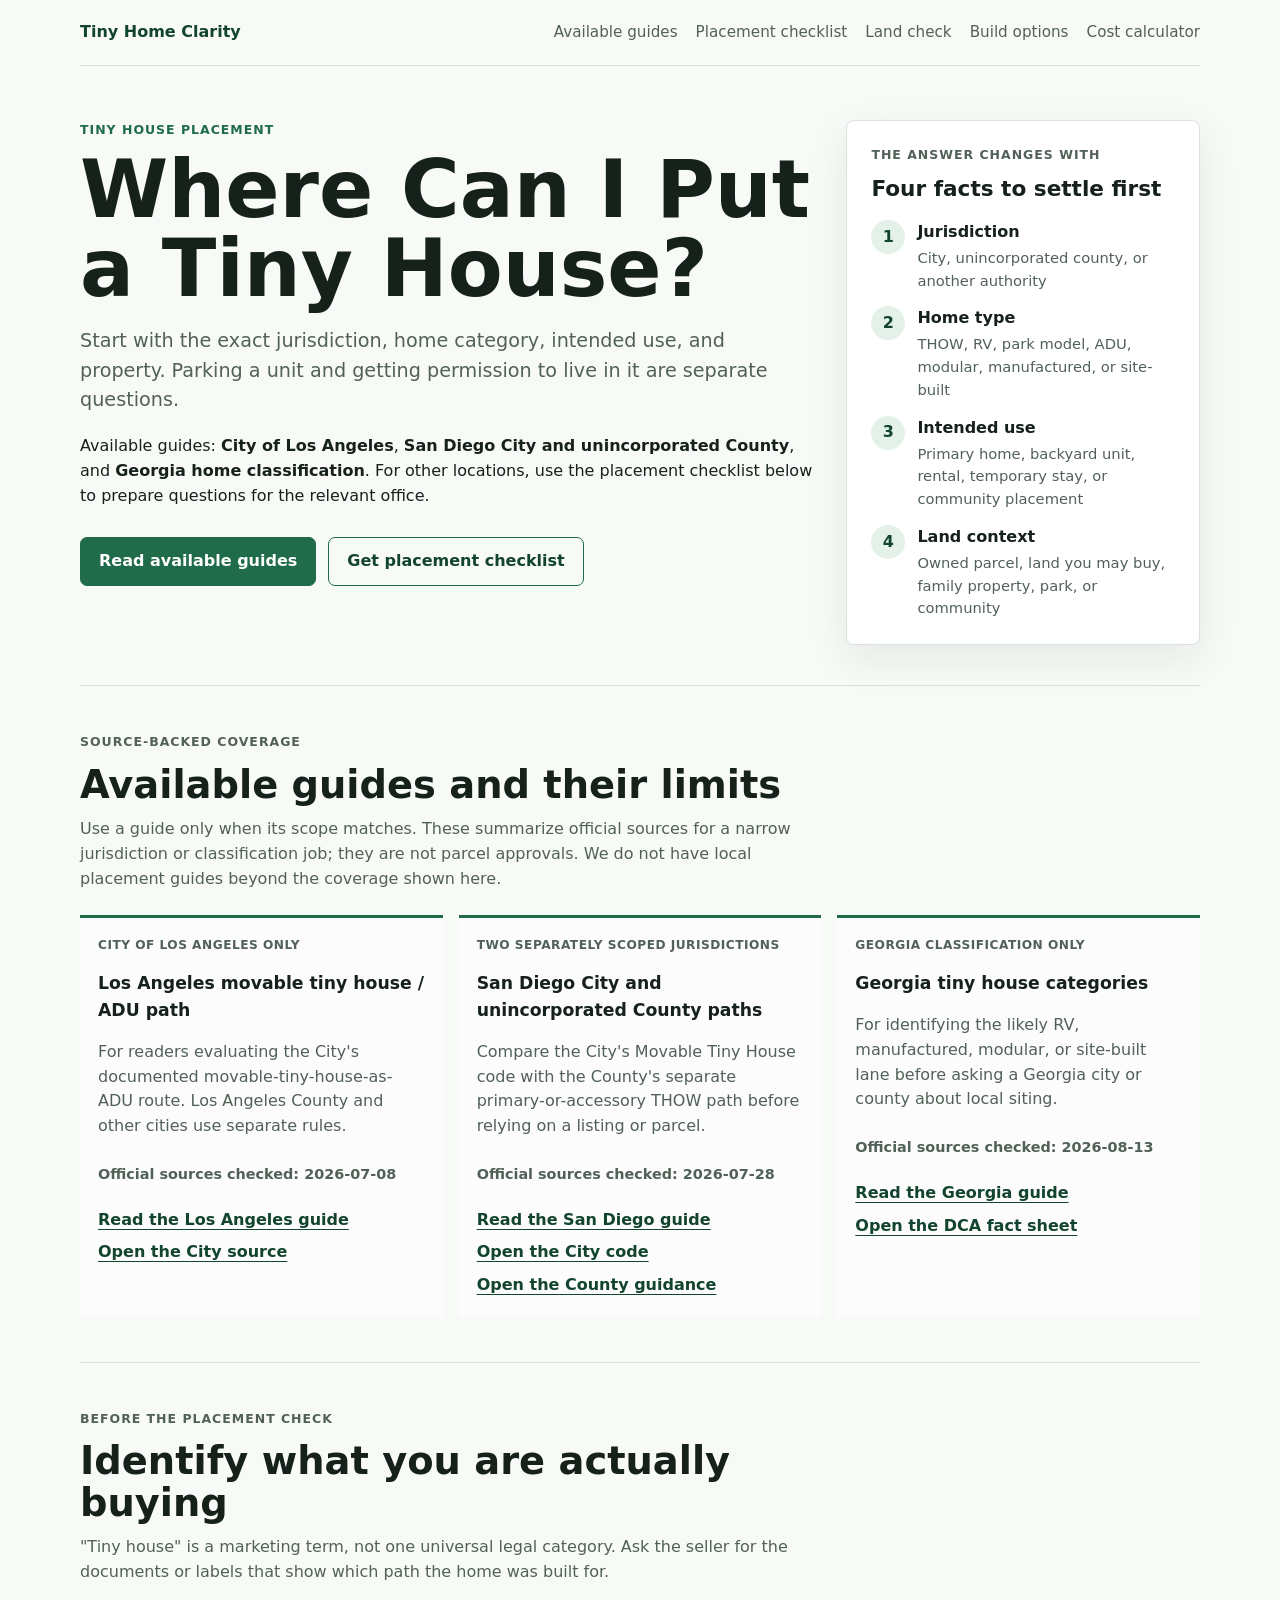
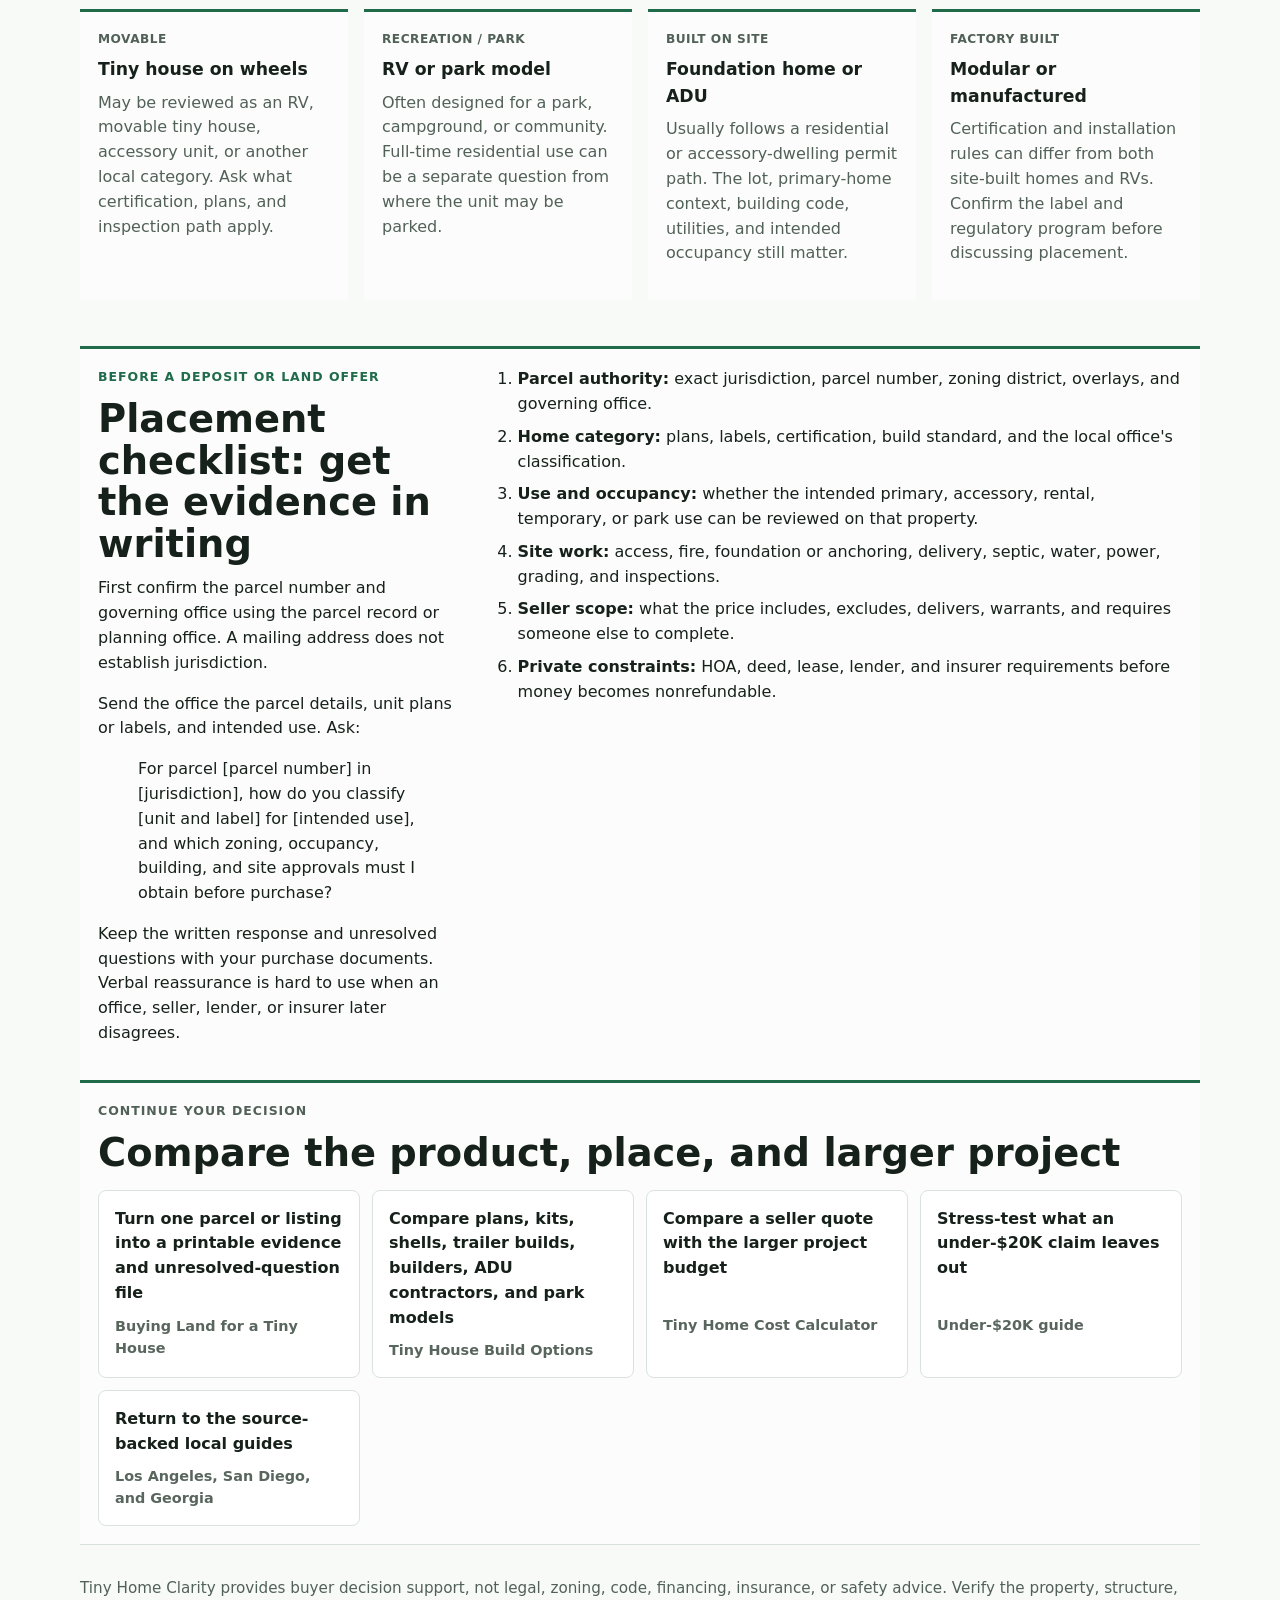
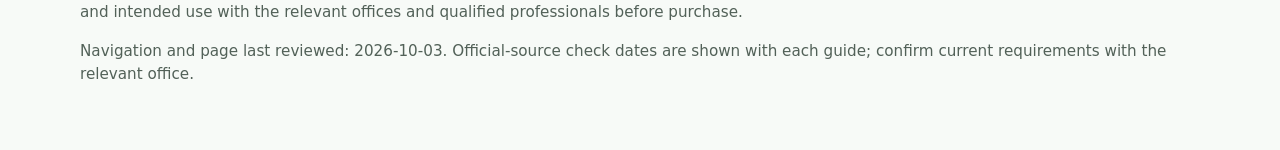
<file: site/index.html>
<!doctype html>
<html lang="en">
  <head>
    <meta charset="utf-8">
    <meta name="viewport" content="width=device-width, initial-scale=1">
    <title>Where Can I Put a Tiny House? | Tiny Home Clarity</title>
    <meta name="description" content="Read scoped Los Angeles, San Diego, and Georgia tiny house guides, then use a placement checklist to verify the parcel, home category, and intended use before buying.">
    <link rel="canonical" href="https://tinyhomeclarity.com/">
    <link rel="stylesheet" href="./styles.css">
  </head>
  <body>
    <header class="site-header">
      <a class="brand" href="./" aria-label="Tiny Home Clarity home">Tiny Home Clarity</a>
      <nav class="site-nav" aria-label="Placement and buying checks">
        <a href="#records">Available guides</a>
        <a href="#tool">Placement checklist</a>
        <a href="./buying-land-for-a-tiny-house/">Land check</a>
        <a href="./tiny-house-build-options/">Build options</a>
        <a href="./tiny-home-cost-calculator/">Cost calculator</a>
      </nav>
    </header>

    <main>
      <section class="hero">
        <div class="hero-copy">
          <p class="eyebrow">Tiny house placement</p>
          <h1>Where Can I Put a Tiny House?</h1>
          <p class="lede">Start with the exact jurisdiction, home category, intended use, and property. Parking a unit and getting permission to live in it are separate questions.</p>
          <p>Available guides: <strong>City of Los Angeles</strong>, <strong>San Diego City and unincorporated County</strong>, and <strong>Georgia home classification</strong>. For other locations, use the placement checklist below to prepare questions for the relevant office.</p>
          <div class="hero-actions" aria-label="Primary actions">
            <a class="button primary" href="#records">Read available guides</a>
            <a class="button secondary" href="#tool">Get placement checklist</a>
          </div>
        </div>
        <aside class="hero-panel" aria-labelledby="four-checks-title">
          <p class="eyebrow">The answer changes with</p>
          <h2 id="four-checks-title">Four facts to settle first</h2>
          <ol class="factor-list">
            <li><span>1</span><div><strong>Jurisdiction</strong><small>City, unincorporated county, or another authority</small></div></li>
            <li><span>2</span><div><strong>Home type</strong><small>THOW, RV, park model, ADU, modular, manufactured, or site-built</small></div></li>
            <li><span>3</span><div><strong>Intended use</strong><small>Primary home, backyard unit, rental, temporary stay, or community placement</small></div></li>
            <li><span>4</span><div><strong>Land context</strong><small>Owned parcel, land you may buy, family property, park, or community</small></div></li>
          </ol>
        </aside>
      </section>

      <section id="records" class="content-section" aria-labelledby="local-guides-title">
        <div class="section-heading">
          <p class="eyebrow">Source-backed coverage</p>
          <h2 id="local-guides-title">Available guides and their limits</h2>
          <p>Use a guide only when its scope matches. These summarize official sources for a narrow jurisdiction or classification job; they are not parcel approvals. We do not have local placement guides beyond the coverage shown here.</p>
        </div>
        <div class="support-grid coverage-grid">
          <article>
            <p class="scope-label">City of Los Angeles only</p>
            <h3>Los Angeles movable tiny house / ADU path</h3>
            <p>For readers evaluating the City's documented movable-tiny-house-as-ADU route. Los Angeles County and other cities use separate rules.</p>
            <p class="source-date">Official sources checked: 2026-07-08</p>
            <div class="source-actions">
              <a href="./los-angeles-tiny-house-adu/">Read the Los Angeles guide</a>
              <a href="https://dbs.lacity.gov/adu">Open the City source</a>
            </div>
          </article>
          <article>
            <p class="scope-label">Two separately scoped jurisdictions</p>
            <h3>San Diego City and unincorporated County paths</h3>
            <p>Compare the City's Movable Tiny House code with the County's separate primary-or-accessory THOW path before relying on a listing or parcel.</p>
            <p class="source-date">Official sources checked: 2026-07-28</p>
            <div class="source-actions">
              <a href="./san-diego-tiny-house-adu/">Read the San Diego guide</a>
              <a href="https://docs.sandiego.gov/municode/MuniCodeChapter14/Ch14Art01Division03.pdf">Open the City code</a>
              <a href="https://www.sandiegocounty.gov/content/sdc/pds/bldg/THOW.html">Open the County guidance</a>
            </div>
          </article>
          <article>
            <p class="scope-label">Georgia classification only</p>
            <h3>Georgia tiny house categories</h3>
            <p>For identifying the likely RV, manufactured, modular, or site-built lane before asking a Georgia city or county about local siting.</p>
            <p class="source-date">Official sources checked: 2026-08-13</p>
            <div class="source-actions">
              <a href="./georgia-tiny-house-classification/">Read the Georgia guide</a>
              <a href="https://dca.georgia.gov/document/public-notices/georgiatinyhousefactsheet32824pdf/download">Open the DCA fact sheet</a>
            </div>
          </article>
        </div>
      </section>

      <section id="types" class="content-section" aria-labelledby="types-title">
        <div class="section-heading">
          <p class="eyebrow">Before the placement check</p>
          <h2 id="types-title">Identify what you are actually buying</h2>
          <p>"Tiny house" is a marketing term, not one universal legal category. Ask the seller for the documents or labels that show which path the home was built for.</p>
        </div>
        <div class="category-grid">
          <article>
            <p class="category-label">Movable</p>
            <h3>Tiny house on wheels</h3>
            <p>May be reviewed as an RV, movable tiny house, accessory unit, or another local category. Ask what certification, plans, and inspection path apply.</p>
          </article>
          <article>
            <p class="category-label">Recreation / park</p>
            <h3>RV or park model</h3>
            <p>Often designed for a park, campground, or community. Full-time residential use can be a separate question from where the unit may be parked.</p>
          </article>
          <article>
            <p class="category-label">Built on site</p>
            <h3>Foundation home or ADU</h3>
            <p>Usually follows a residential or accessory-dwelling permit path. The lot, primary-home context, building code, utilities, and intended occupancy still matter.</p>
          </article>
          <article>
            <p class="category-label">Factory built</p>
            <h3>Modular or manufactured</h3>
            <p>Certification and installation rules can differ from both site-built homes and RVs. Confirm the label and regulatory program before discussing placement.</p>
          </article>
        </div>
      </section>

      <section id="tool" class="content-section checklist-section" aria-labelledby="proof-title">
        <div id="proof">
          <p class="eyebrow">Before a deposit or land offer</p>
          <h2 id="proof-title">Placement checklist: get the evidence in writing</h2>
          <p>First confirm the parcel number and governing office using the parcel record or planning office. A mailing address does not establish jurisdiction.</p>
          <p>Send the office the parcel details, unit plans or labels, and intended use. Ask:</p>
          <blockquote>For parcel [parcel number] in [jurisdiction], how do you classify [unit and label] for [intended use], and which zoning, occupancy, building, and site approvals must I obtain before purchase?</blockquote>
          <p>Keep the written response and unresolved questions with your purchase documents. Verbal reassurance is hard to use when an office, seller, lender, or insurer later disagrees.</p>
        </div>
        <ol class="number-list">
          <li><strong>Parcel authority:</strong> exact jurisdiction, parcel number, zoning district, overlays, and governing office.</li>
          <li><strong>Home category:</strong> plans, labels, certification, build standard, and the local office's classification.</li>
          <li><strong>Use and occupancy:</strong> whether the intended primary, accessory, rental, temporary, or park use can be reviewed on that property.</li>
          <li><strong>Site work:</strong> access, fire, foundation or anchoring, delivery, septic, water, power, grading, and inspections.</li>
          <li><strong>Seller scope:</strong> what the price includes, excludes, delivers, warrants, and requires someone else to complete.</li>
          <li><strong>Private constraints:</strong> HOA, deed, lease, lender, and insurer requirements before money becomes nonrefundable.</li>
        </ol>
      </section>

      <section class="content-section next-links" aria-labelledby="next-title">
        <p class="eyebrow">Continue your decision</p>
        <h2 id="next-title">Compare the product, place, and larger project</h2>
        <div class="planned-grid decision-links">
          <a href="./buying-land-for-a-tiny-house/">Turn one parcel or listing into a printable evidence and unresolved-question file <span>Buying Land for a Tiny House</span></a>
          <a href="./tiny-house-build-options/">Compare plans, kits, shells, trailer builds, builders, ADU contractors, and park models <span>Tiny House Build Options</span></a>
          <a href="./tiny-home-cost-calculator/">Compare a seller quote with the larger project budget <span>Tiny Home Cost Calculator</span></a>
          <a href="./tiny-house-under-20k/">Stress-test what an under-$20K claim leaves out <span>Under-$20K guide</span></a>
          <a href="#records">Return to the source-backed local guides <span>Los Angeles, San Diego, and Georgia</span></a>
        </div>
      </section>
    </main>

    <footer class="site-footer">
      <p>Tiny Home Clarity provides buyer decision support, not legal, zoning, code, financing, insurance, or safety advice. Verify the property, structure, and intended use with the relevant offices and qualified professionals before purchase.</p>
      <p>Navigation and page last reviewed: 2026-10-03. Official-source check dates are shown with each guide; confirm current requirements with the relevant office.</p>
    </footer>
  </body>
</html>
</file>
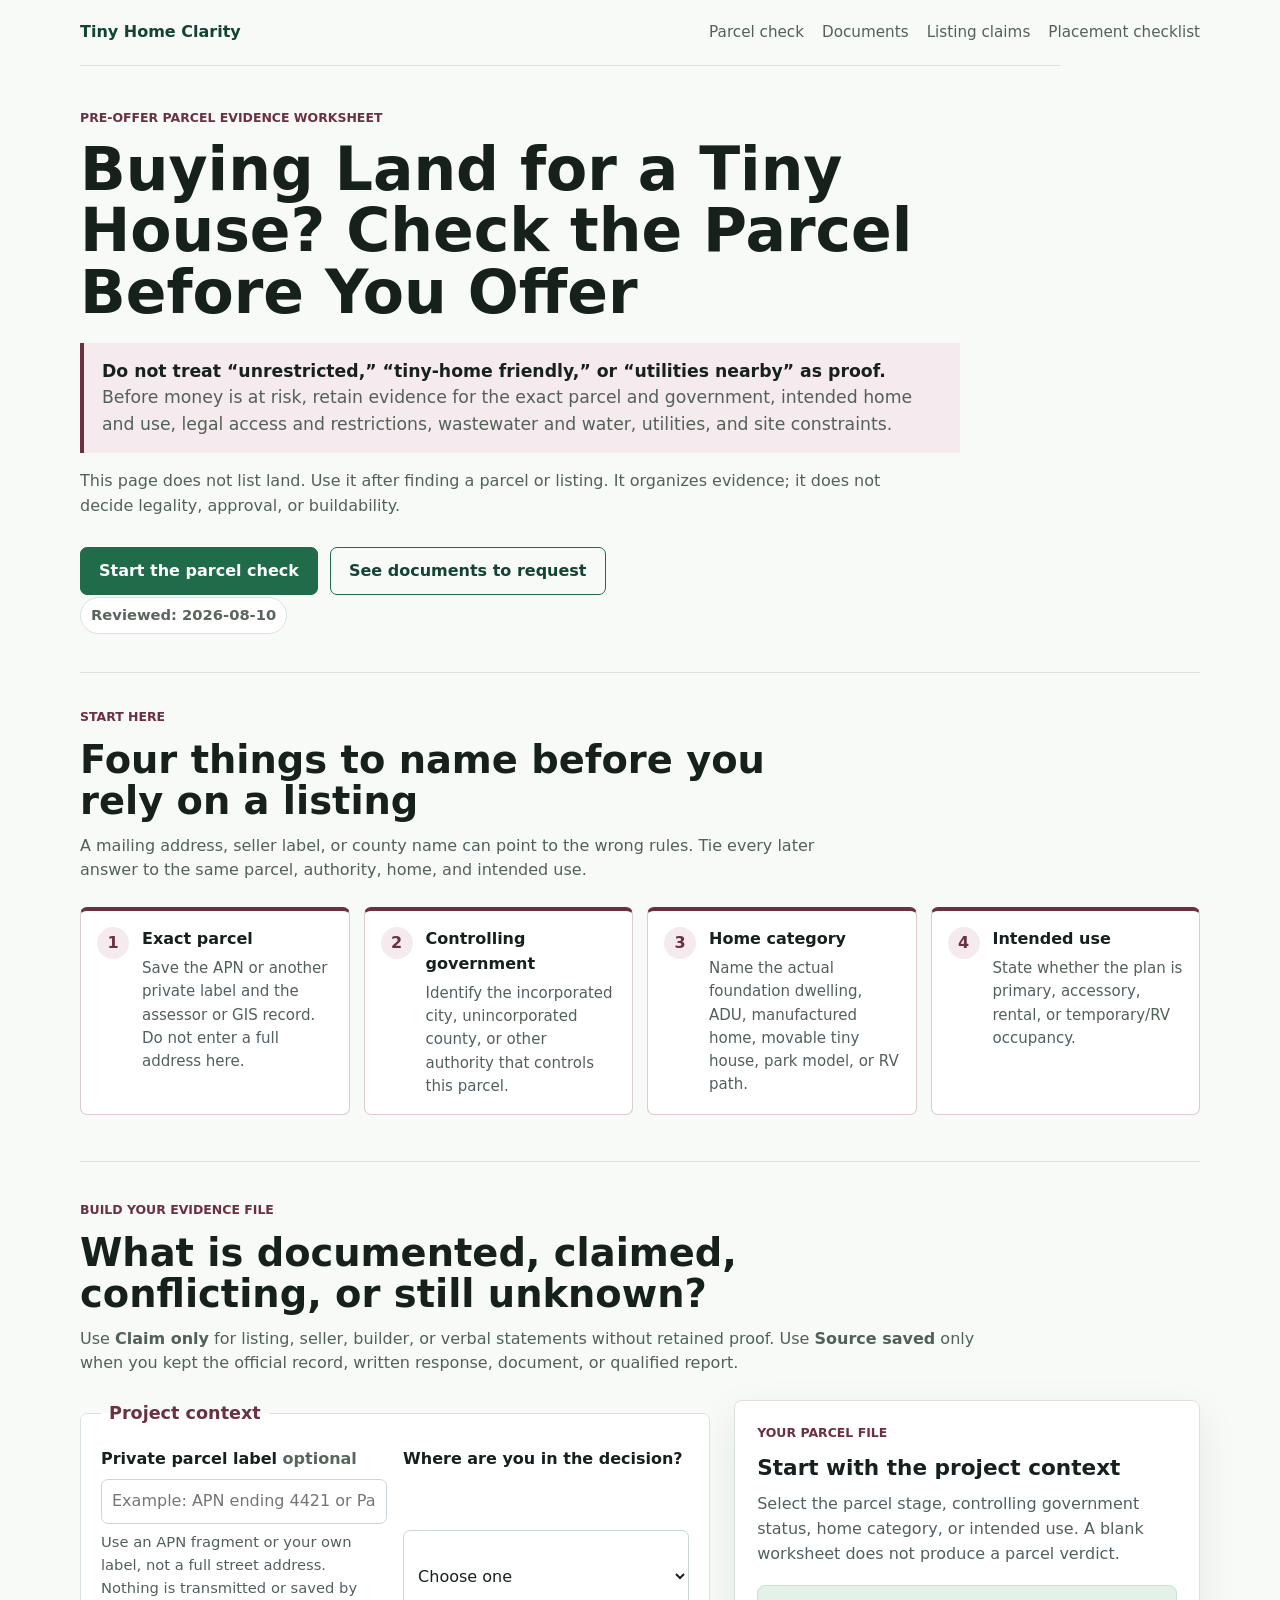
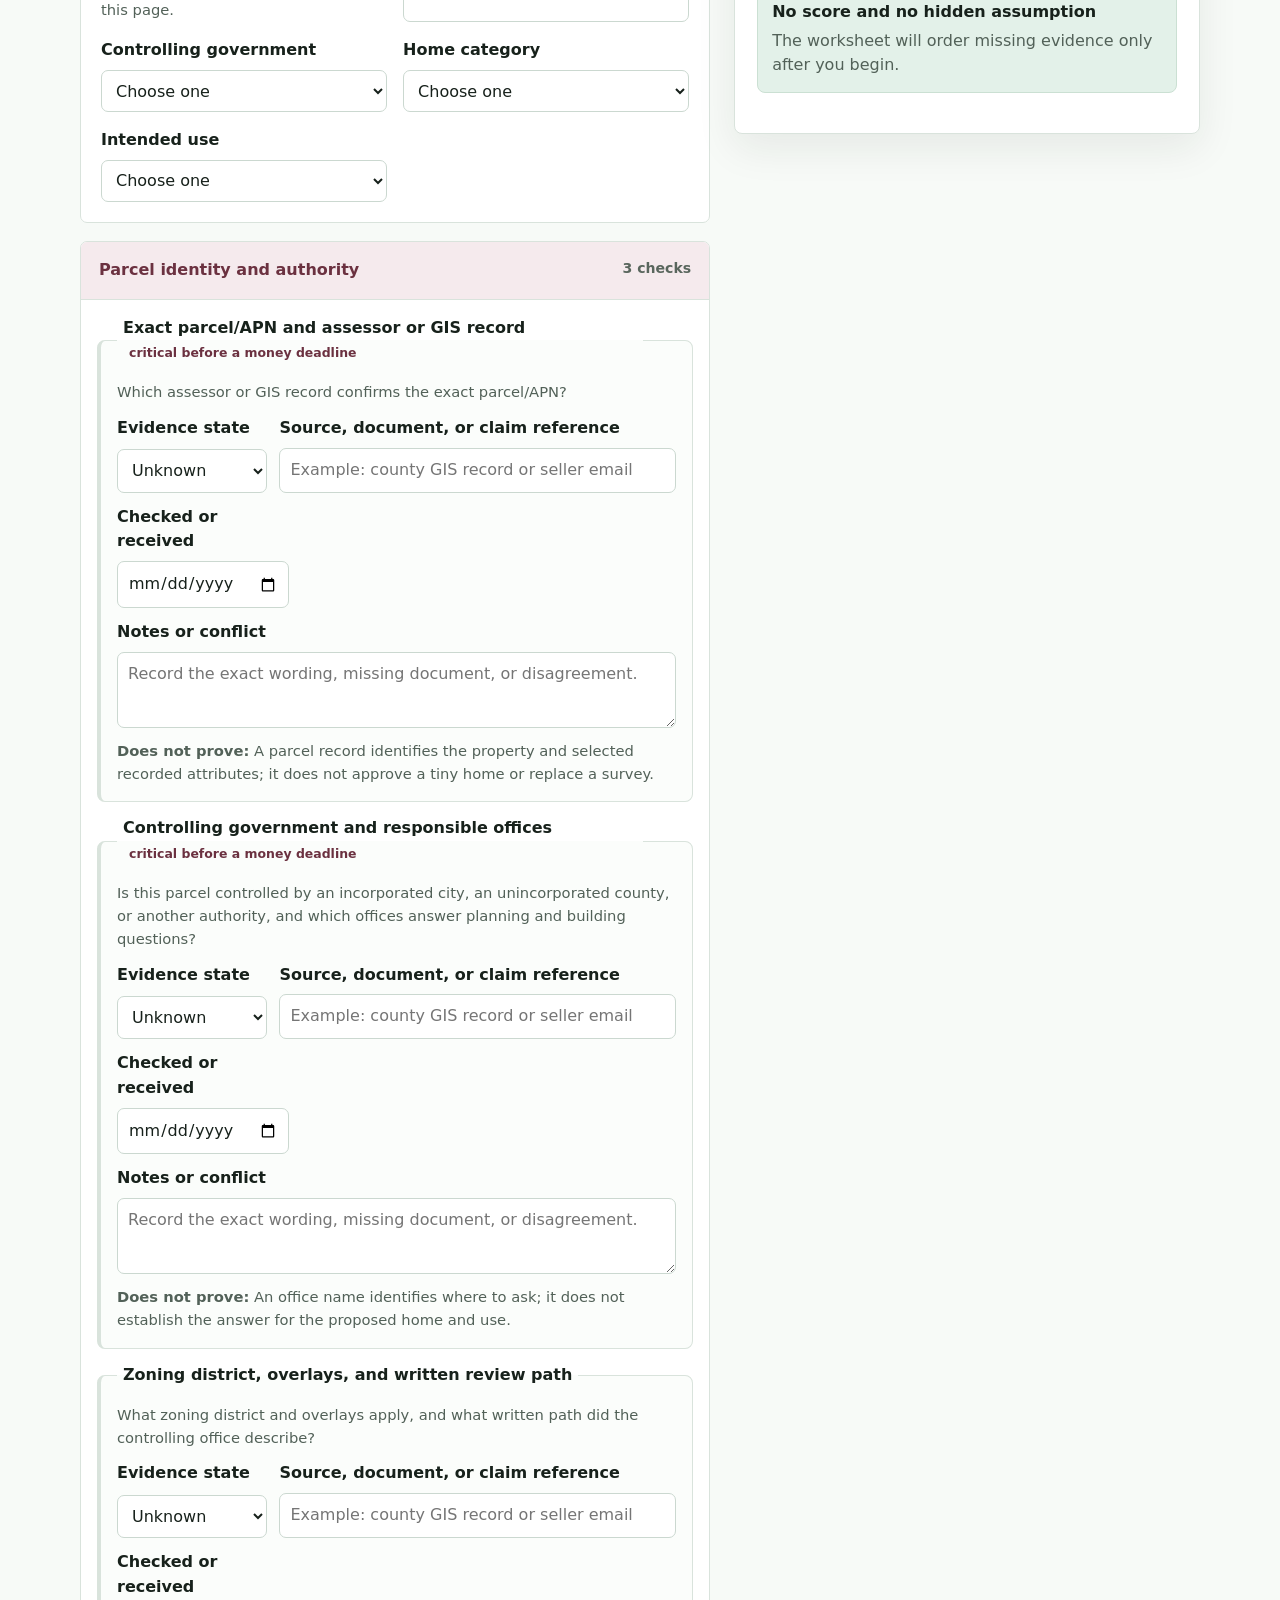
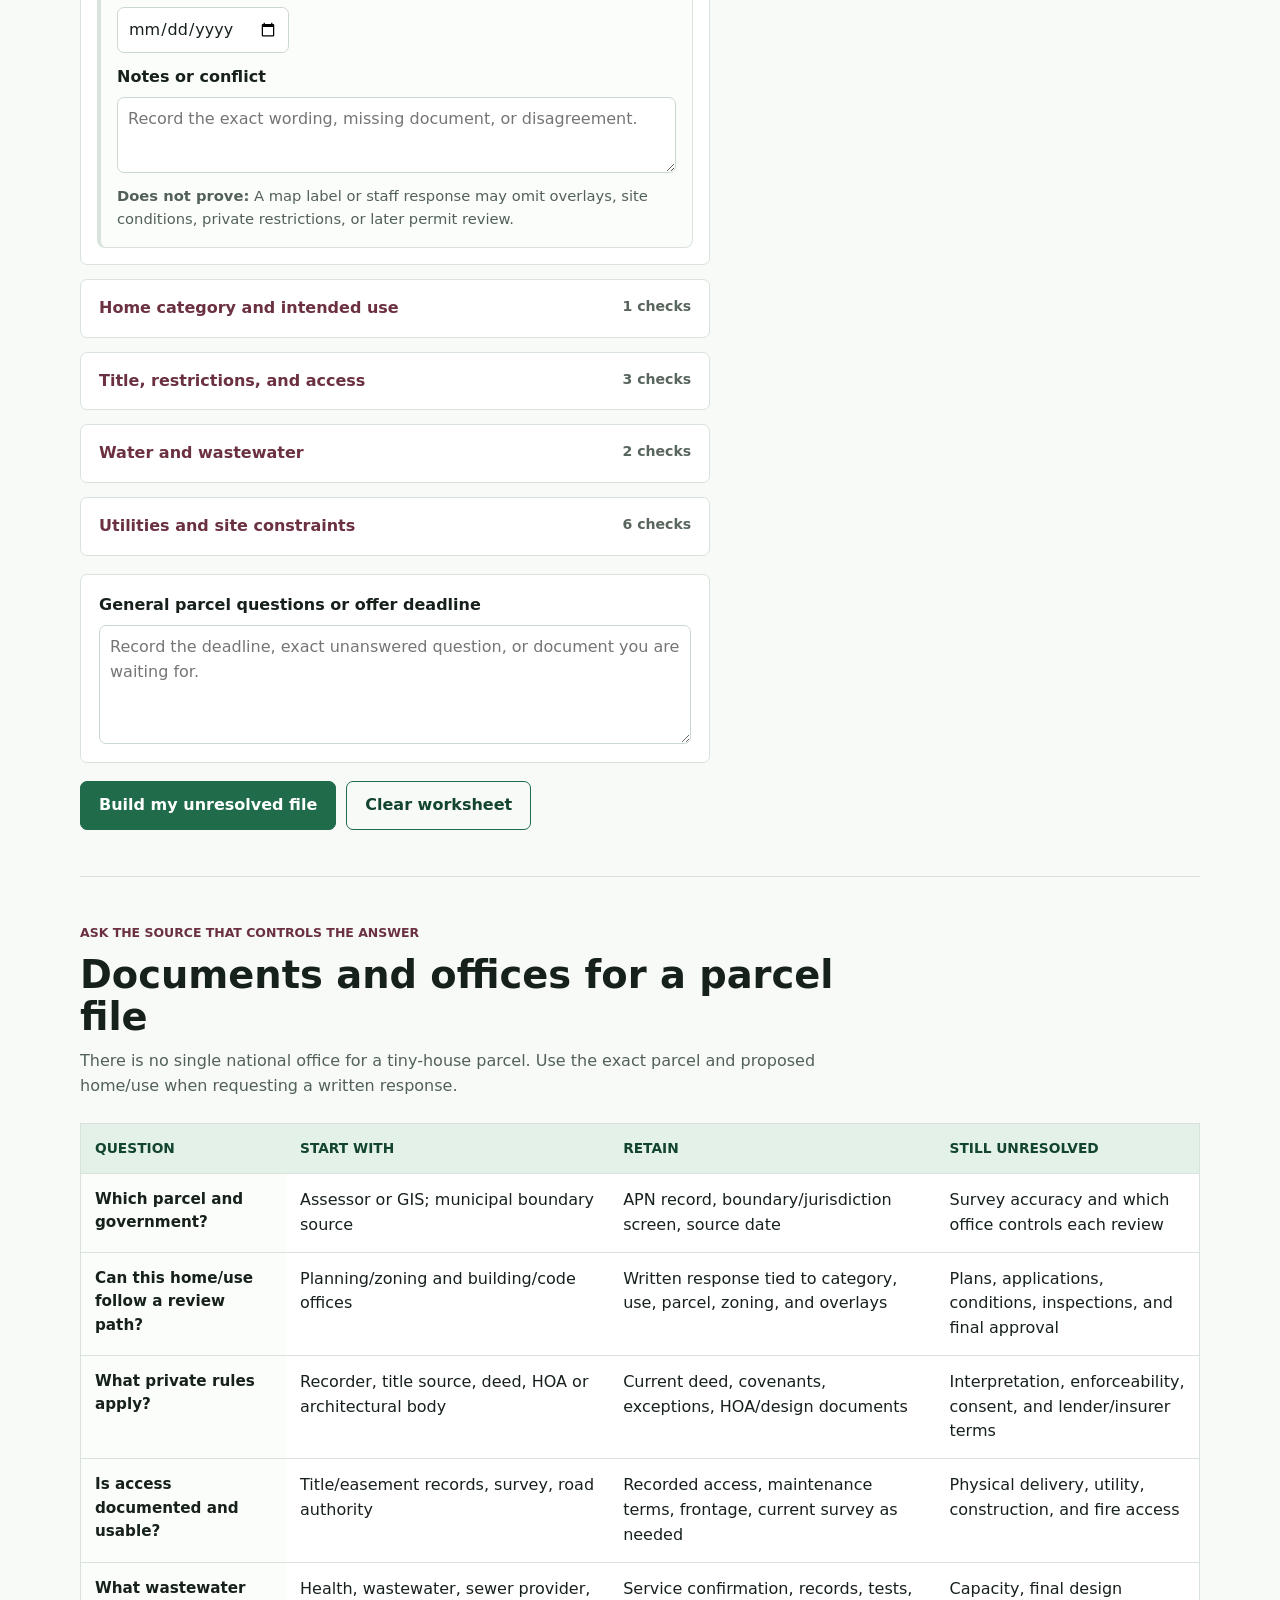
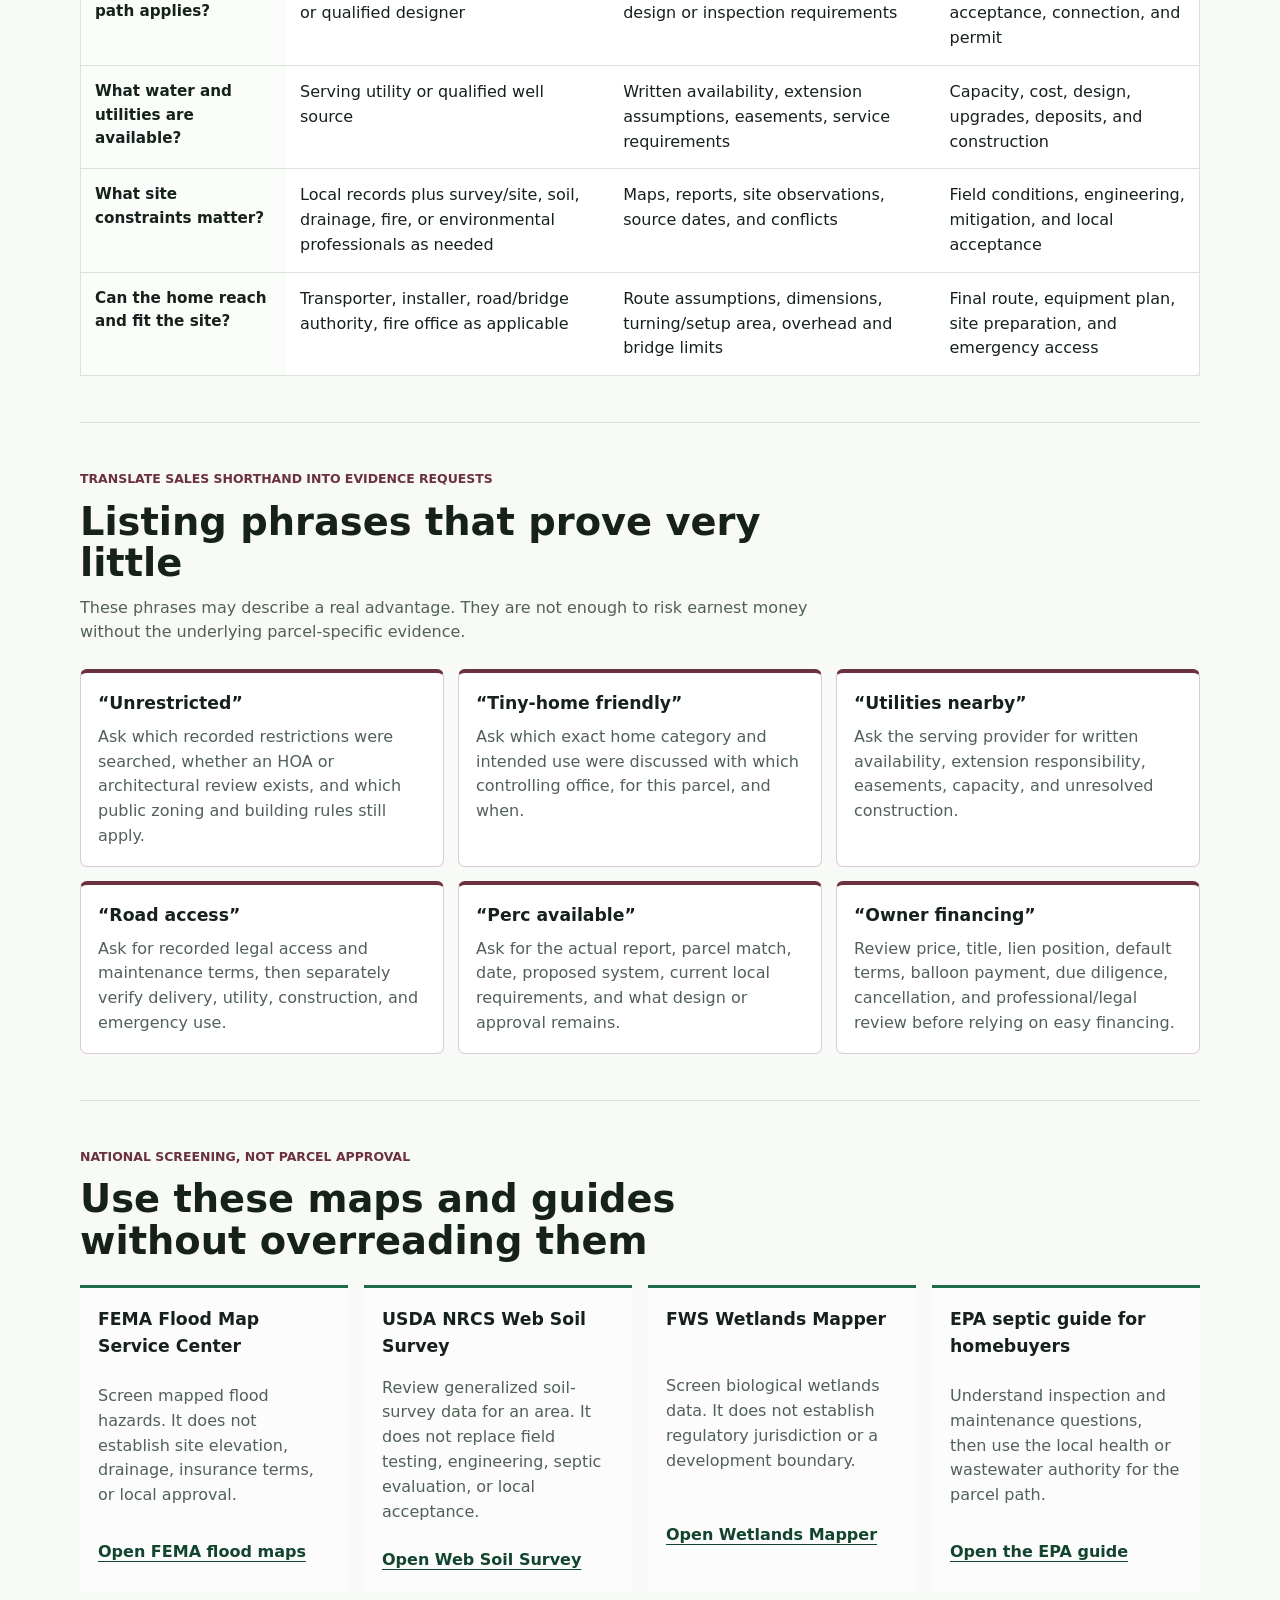
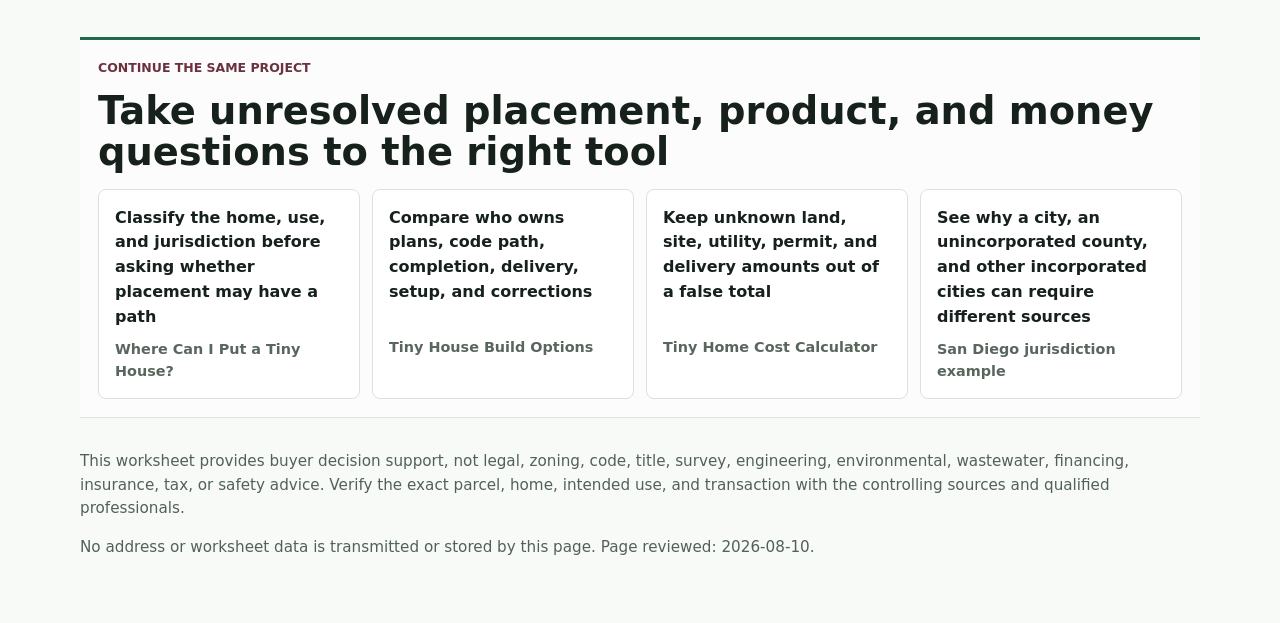
<file: site/buying-land-for-a-tiny-house/index.html>
<!doctype html>
<html lang="en">
  <head>
    <meta charset="utf-8">
    <meta name="viewport" content="width=device-width, initial-scale=1">
    <title>Buying Land for a Tiny House? Check the Parcel Before You Offer</title>
    <meta name="description" content="Turn a tiny-house land listing or parcel into a printable file of evidence, claims, conflicts, and questions to resolve before an offer.">
    <link rel="canonical" href="https://tinyhomeclarity.com/buying-land-for-a-tiny-house/">
    <link rel="stylesheet" href="../styles.css">
    <script type="application/ld+json">
      {
        "@context": "https://schema.org",
        "@type": "WebApplication",
        "name": "Tiny House Parcel Evidence Worksheet",
        "url": "https://tinyhomeclarity.com/buying-land-for-a-tiny-house/",
        "applicationCategory": "BusinessApplication",
        "operatingSystem": "Any",
        "isAccessibleForFree": true,
        "description": "A client-side worksheet for recording parcel evidence, claims, conflicts, and unresolved questions before a tiny-house land offer."
      }
    </script>
  </head>
  <body class="land-page">
    <header class="site-header">
      <a class="brand" href="../" aria-label="Tiny Home Clarity home">Tiny Home Clarity</a>
      <nav class="site-nav" aria-label="Page sections">
        <a href="#worksheet">Parcel check</a>
        <a href="#documents">Documents</a>
        <a href="#listing-claims">Listing claims</a>
        <a href="../#tool">Placement checklist</a>
      </nav>
    </header>

    <main>
      <section class="land-hero" aria-labelledby="page-title">
        <p class="eyebrow">Pre-offer parcel evidence worksheet</p>
        <h1 id="page-title">Buying Land for a Tiny House? Check the Parcel Before You Offer</h1>
        <p class="land-answer"><strong>Do not treat “unrestricted,” “tiny-home friendly,” or “utilities nearby” as proof.</strong> Before money is at risk, retain evidence for the exact parcel and government, intended home and use, legal access and restrictions, wastewater and water, utilities, and site constraints.</p>
        <p class="land-boundary">This page does not list land. Use it after finding a parcel or listing. It organizes evidence; it does not decide legality, approval, or buildability.</p>
        <div class="hero-actions">
          <a class="button primary" href="#worksheet">Start the parcel check</a>
          <a class="button secondary" href="#documents">See documents to request</a>
        </div>
        <p class="freshness-label">Reviewed: 2026-08-10</p>
      </section>

      <section id="start" class="content-section land-stop-section" aria-labelledby="stop-checks-title">
        <div class="section-heading">
          <p class="eyebrow">Start here</p>
          <h2 id="stop-checks-title">Four things to name before you rely on a listing</h2>
          <p>A mailing address, seller label, or county name can point to the wrong rules. Tie every later answer to the same parcel, authority, home, and intended use.</p>
        </div>
        <ol class="land-stop-grid">
          <li><span>1</span><div><strong>Exact parcel</strong><p>Save the APN or another private label and the assessor or GIS record. Do not enter a full address here.</p></div></li>
          <li><span>2</span><div><strong>Controlling government</strong><p>Identify the incorporated city, unincorporated county, or other authority that controls this parcel.</p></div></li>
          <li><span>3</span><div><strong>Home category</strong><p>Name the actual foundation dwelling, ADU, manufactured home, movable tiny house, park model, or RV path.</p></div></li>
          <li><span>4</span><div><strong>Intended use</strong><p>State whether the plan is primary, accessory, rental, or temporary/RV occupancy.</p></div></li>
        </ol>
      </section>

      <section id="worksheet" class="tool-section land-tool-section" aria-labelledby="worksheet-title">
        <div class="section-heading land-tool-heading">
          <p class="eyebrow">Build your evidence file</p>
          <h2 id="worksheet-title">What is documented, claimed, conflicting, or still unknown?</h2>
          <p>Use <strong>Claim only</strong> for listing, seller, builder, or verbal statements without retained proof. Use <strong>Source saved</strong> only when you kept the official record, written response, document, or qualified report.</p>
        </div>

        <div class="land-tool-grid">
          <form id="land-check-form" class="land-form">
            <fieldset class="land-context-card">
              <legend>Project context</legend>
              <div class="land-context-grid">
                <div class="field-row">
                  <label for="parcel-label">Private parcel label <span>optional</span></label>
                  <input id="parcel-label" name="parcel-label" type="text" maxlength="80" autocomplete="off" placeholder="Example: APN ending 4421 or Parcel A">
                  <p class="input-help">Use an APN fragment or your own label, not a full street address. Nothing is transmitted or saved by this page.</p>
                </div>
                <div class="field-row">
                  <label for="parcel-stage">Where are you in the decision?</label>
                  <select id="parcel-stage" name="parcel-stage">
                    <option value="">Choose one</option>
                    <option value="browsing">Browsing land</option>
                    <option value="specific">Specific parcel under consideration</option>
                    <option value="offer">Offer drafted or earnest money approaching</option>
                    <option value="contract">Under contract</option>
                  </select>
                </div>
                <div class="field-row">
                  <label for="jurisdiction-known">Controlling government</label>
                  <select id="jurisdiction-known" name="jurisdiction-known">
                    <option value="">Choose one</option>
                    <option value="known">Identified and tied to this parcel</option>
                    <option value="unknown">Still unknown</option>
                  </select>
                </div>
                <div class="field-row">
                  <label for="home-category">Home category</label>
                  <select id="home-category" name="home-category">
                    <option value="">Choose one</option>
                    <option value="foundation">Foundation dwelling</option>
                    <option value="thow">Movable tiny house / THOW</option>
                    <option value="manufactured">Manufactured home</option>
                    <option value="park">Park model / RV</option>
                    <option value="adu">ADU</option>
                    <option value="unresolved">Unresolved</option>
                  </select>
                </div>
                <div class="field-row">
                  <label for="intended-use">Intended use</label>
                  <select id="intended-use" name="intended-use">
                    <option value="">Choose one</option>
                    <option value="primary">Primary dwelling</option>
                    <option value="accessory">Accessory dwelling</option>
                    <option value="temporary">Temporary / RV use</option>
                    <option value="rental">Rental use</option>
                    <option value="unresolved">Unresolved</option>
                  </select>
                </div>
              </div>
            </fieldset>

            <div id="evidence-groups" class="evidence-groups" aria-label="Parcel evidence checks"></div>
            <noscript><p class="warning-panel">JavaScript is required to use the worksheet. The documents, office map, listing-claim checks, and screening sources below remain available.</p></noscript>

            <div class="field-row land-notes-card">
              <label for="general-notes">General parcel questions or offer deadline</label>
              <textarea id="general-notes" name="general-notes" rows="4" maxlength="1200" placeholder="Record the deadline, exact unanswered question, or document you are waiting for."></textarea>
            </div>

            <div class="land-form-actions">
              <button class="button primary" type="submit">Build my unresolved file</button>
              <button class="button secondary" type="reset">Clear worksheet</button>
            </div>
          </form>

          <section id="land-result" class="result-panel land-result" aria-live="polite" aria-labelledby="land-result-title">
            <p class="eyebrow">Your parcel file</p>
            <h2 id="land-result-title" tabindex="-1">Start with the project context</h2>
            <p>Select the parcel stage, controlling government status, home category, or intended use. A blank worksheet does not produce a parcel verdict.</p>
            <div class="empty-state">
              <strong>No score and no hidden assumption</strong>
              <span>The worksheet will order missing evidence only after you begin.</span>
            </div>
          </section>
        </div>
      </section>

      <section id="documents" class="content-section" aria-labelledby="documents-title">
        <div class="section-heading">
          <p class="eyebrow">Ask the source that controls the answer</p>
          <h2 id="documents-title">Documents and offices for a parcel file</h2>
          <p>There is no single national office for a tiny-house parcel. Use the exact parcel and proposed home/use when requesting a written response.</p>
        </div>
        <div class="table-wrap" aria-label="Parcel questions, sources, and evidence to retain">
          <table class="claim-table office-table">
            <thead><tr><th scope="col">Question</th><th scope="col">Start with</th><th scope="col">Retain</th><th scope="col">Still unresolved</th></tr></thead>
            <tbody>
              <tr><th scope="row">Which parcel and government?</th><td>Assessor or GIS; municipal boundary source</td><td>APN record, boundary/jurisdiction screen, source date</td><td>Survey accuracy and which office controls each review</td></tr>
              <tr><th scope="row">Can this home/use follow a review path?</th><td>Planning/zoning and building/code offices</td><td>Written response tied to category, use, parcel, zoning, and overlays</td><td>Plans, applications, conditions, inspections, and final approval</td></tr>
              <tr><th scope="row">What private rules apply?</th><td>Recorder, title source, deed, HOA or architectural body</td><td>Current deed, covenants, exceptions, HOA/design documents</td><td>Interpretation, enforceability, consent, and lender/insurer terms</td></tr>
              <tr><th scope="row">Is access documented and usable?</th><td>Title/easement records, survey, road authority</td><td>Recorded access, maintenance terms, frontage, current survey as needed</td><td>Physical delivery, utility, construction, and fire access</td></tr>
              <tr><th scope="row">What wastewater path applies?</th><td>Health, wastewater, sewer provider, or qualified designer</td><td>Service confirmation, records, tests, design or inspection requirements</td><td>Capacity, final design acceptance, connection, and permit</td></tr>
              <tr><th scope="row">What water and utilities are available?</th><td>Serving utility or qualified well source</td><td>Written availability, extension assumptions, easements, service requirements</td><td>Capacity, cost, design, upgrades, deposits, and construction</td></tr>
              <tr><th scope="row">What site constraints matter?</th><td>Local records plus survey/site, soil, drainage, fire, or environmental professionals as needed</td><td>Maps, reports, site observations, source dates, and conflicts</td><td>Field conditions, engineering, mitigation, and local acceptance</td></tr>
              <tr><th scope="row">Can the home reach and fit the site?</th><td>Transporter, installer, road/bridge authority, fire office as applicable</td><td>Route assumptions, dimensions, turning/setup area, overhead and bridge limits</td><td>Final route, equipment plan, site preparation, and emergency access</td></tr>
            </tbody>
          </table>
        </div>
      </section>

      <section id="listing-claims" class="content-section" aria-labelledby="listing-claims-title">
        <div class="section-heading">
          <p class="eyebrow">Translate sales shorthand into evidence requests</p>
          <h2 id="listing-claims-title">Listing phrases that prove very little</h2>
          <p>These phrases may describe a real advantage. They are not enough to risk earnest money without the underlying parcel-specific evidence.</p>
        </div>
        <div class="claim-check-grid">
          <article><h3>“Unrestricted”</h3><p>Ask which recorded restrictions were searched, whether an HOA or architectural review exists, and which public zoning and building rules still apply.</p></article>
          <article><h3>“Tiny-home friendly”</h3><p>Ask which exact home category and intended use were discussed with which controlling office, for this parcel, and when.</p></article>
          <article><h3>“Utilities nearby”</h3><p>Ask the serving provider for written availability, extension responsibility, easements, capacity, and unresolved construction.</p></article>
          <article><h3>“Road access”</h3><p>Ask for recorded legal access and maintenance terms, then separately verify delivery, utility, construction, and emergency use.</p></article>
          <article><h3>“Perc available”</h3><p>Ask for the actual report, parcel match, date, proposed system, current local requirements, and what design or approval remains.</p></article>
          <article><h3>“Owner financing”</h3><p>Review price, title, lien position, default terms, balloon payment, due diligence, cancellation, and professional/legal review before relying on easy financing.</p></article>
        </div>
      </section>

      <section id="screening-sources" class="content-section" aria-labelledby="screening-title">
        <div class="section-heading">
          <p class="eyebrow">National screening, not parcel approval</p>
          <h2 id="screening-title">Use these maps and guides without overreading them</h2>
        </div>
        <div class="source-grid land-source-grid">
          <article><h3>FEMA Flood Map Service Center</h3><p>Screen mapped flood hazards. It does not establish site elevation, drainage, insurance terms, or local approval.</p><a href="https://msc.fema.gov/portal/home">Open FEMA flood maps</a></article>
          <article><h3>USDA NRCS Web Soil Survey</h3><p>Review generalized soil-survey data for an area. It does not replace field testing, engineering, septic evaluation, or local acceptance.</p><a href="https://www.nrcs.usda.gov/resources/data-and-reports/web-soil-survey">Open Web Soil Survey</a></article>
          <article><h3>FWS Wetlands Mapper</h3><p>Screen biological wetlands data. It does not establish regulatory jurisdiction or a development boundary.</p><a href="https://www.fws.gov/program/national-wetlands-inventory/wetlands-mapper">Open Wetlands Mapper</a></article>
          <article><h3>EPA septic guide for homebuyers</h3><p>Understand inspection and maintenance questions, then use the local health or wastewater authority for the parcel path.</p><a href="https://www.epa.gov/septic/new-homebuyers-brochure-and-guide-septic-systems">Open the EPA guide</a></article>
        </div>
      </section>

      <section id="continue" class="content-section next-links" aria-labelledby="continue-title">
        <p class="eyebrow">Continue the same project</p>
        <h2 id="continue-title">Take unresolved placement, product, and money questions to the right tool</h2>
        <div class="planned-grid decision-links">
          <a href="../">Classify the home, use, and jurisdiction before asking whether placement may have a path <span>Where Can I Put a Tiny House?</span></a>
          <a href="../tiny-house-build-options/">Compare who owns plans, code path, completion, delivery, setup, and corrections <span>Tiny House Build Options</span></a>
          <a href="../tiny-home-cost-calculator/">Keep unknown land, site, utility, permit, and delivery amounts out of a false total <span>Tiny Home Cost Calculator</span></a>
          <a href="../san-diego-tiny-house-adu/">See why a city, an unincorporated county, and other incorporated cities can require different sources <span>San Diego jurisdiction example</span></a>
        </div>
      </section>
    </main>

    <footer class="site-footer">
      <p>This worksheet provides buyer decision support, not legal, zoning, code, title, survey, engineering, environmental, wastewater, financing, insurance, tax, or safety advice. Verify the exact parcel, home, intended use, and transaction with the controlling sources and qualified professionals.</p>
      <p>No address or worksheet data is transmitted or stored by this page. Page reviewed: 2026-08-10.</p>
    </footer>

    <script type="module" src="./land-checker.js"></script>
  </body>
</html>
</file>
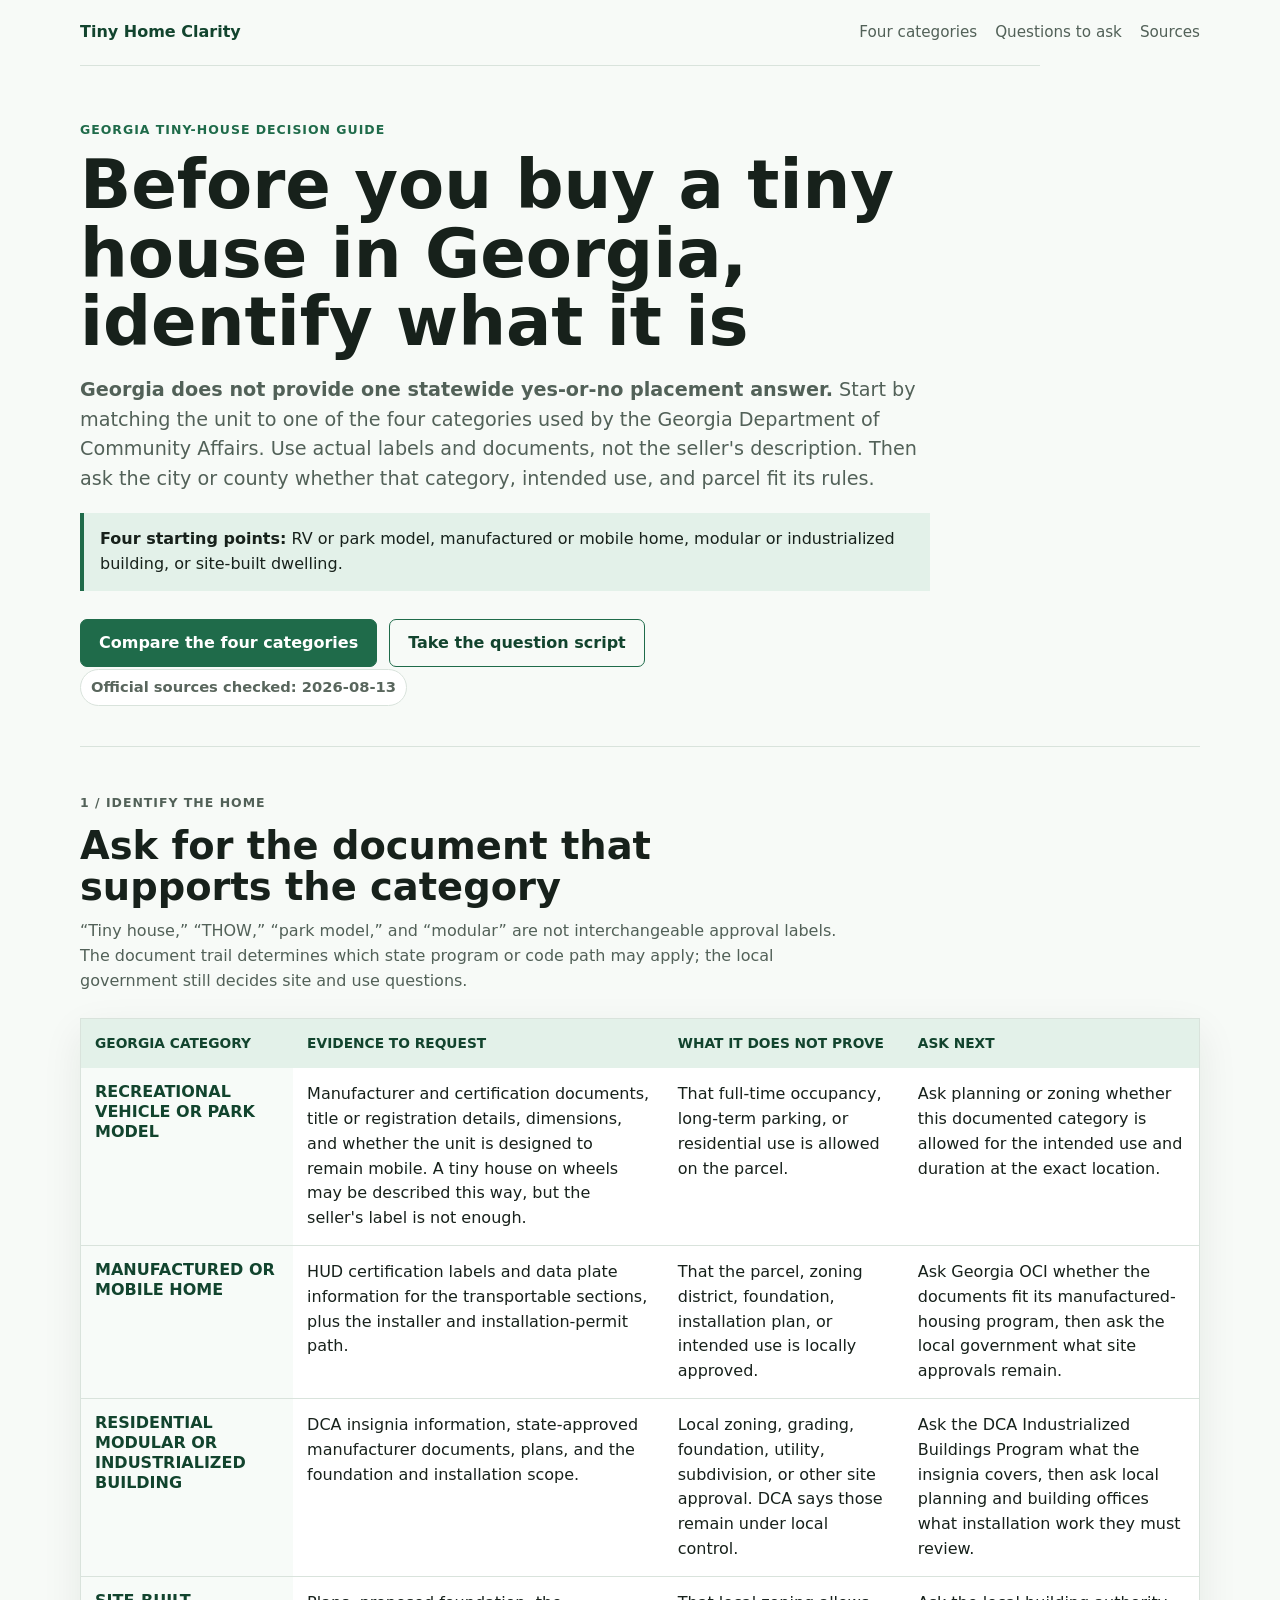
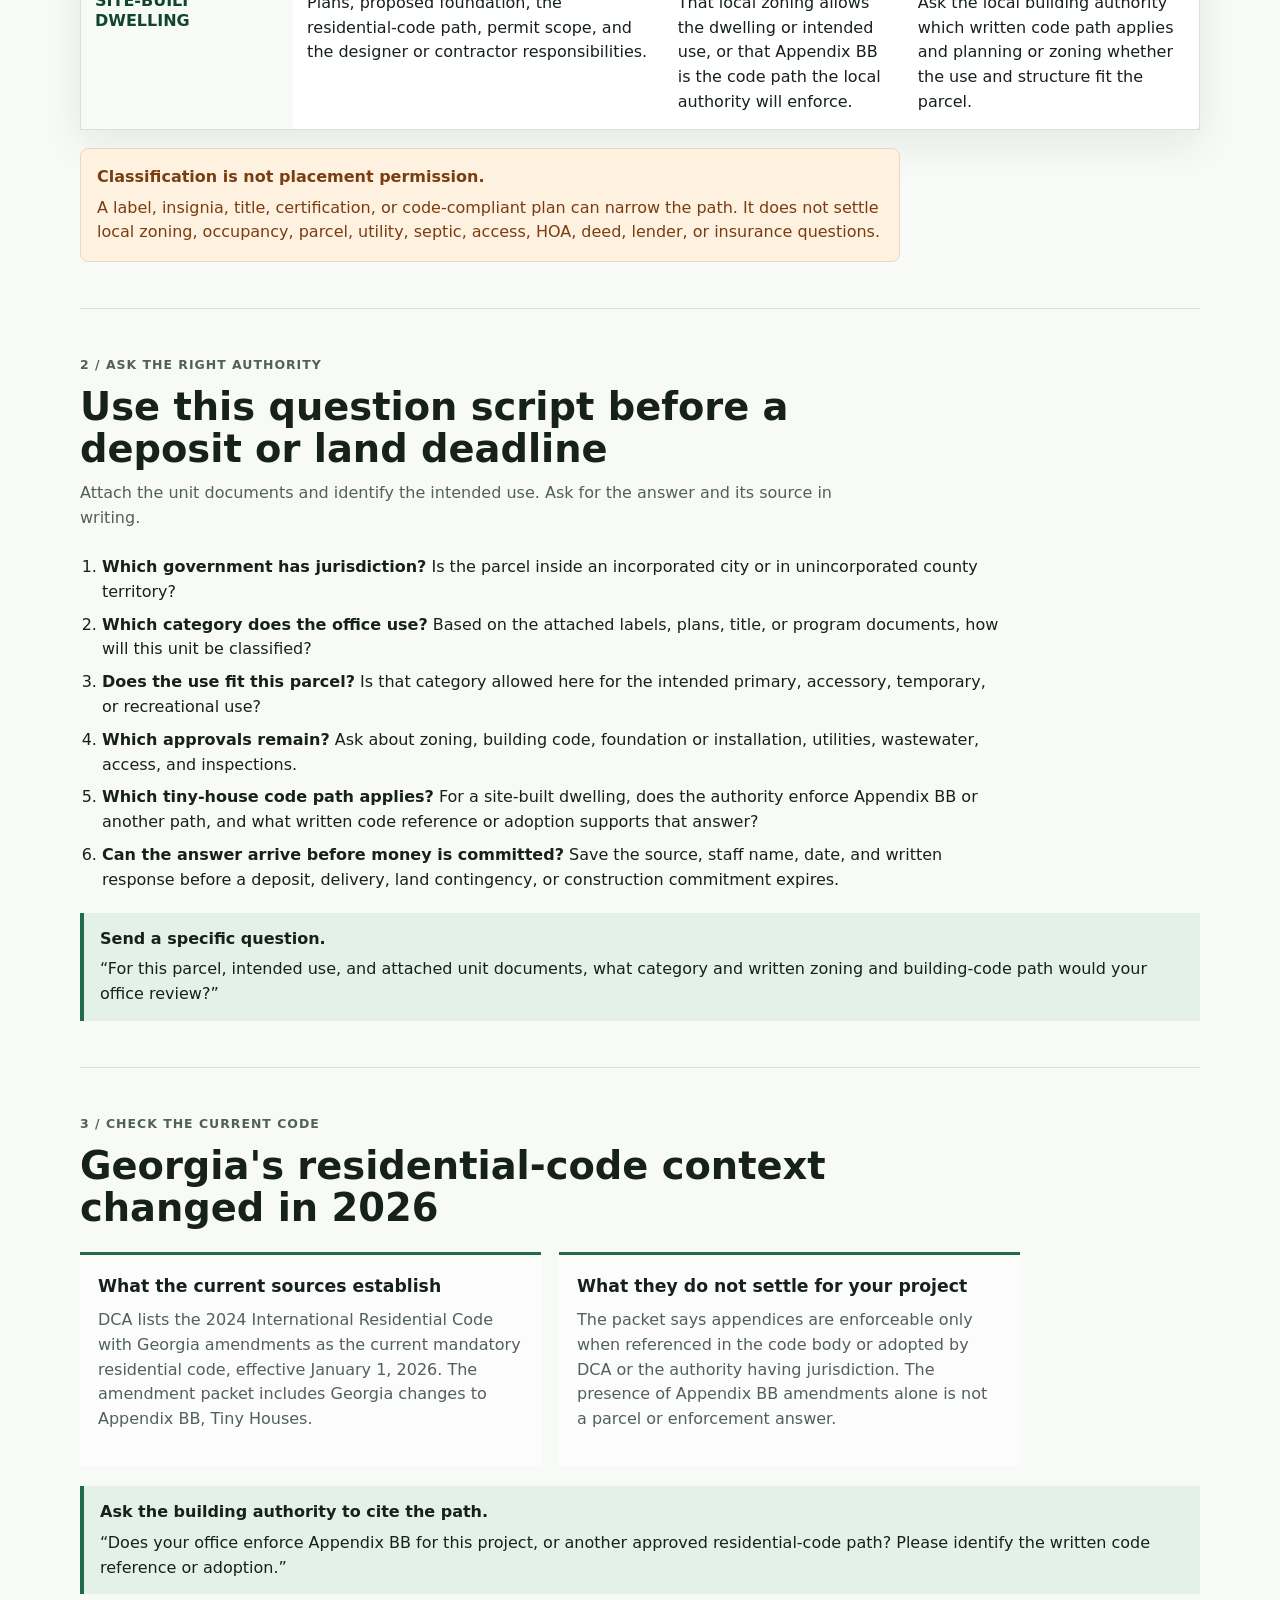
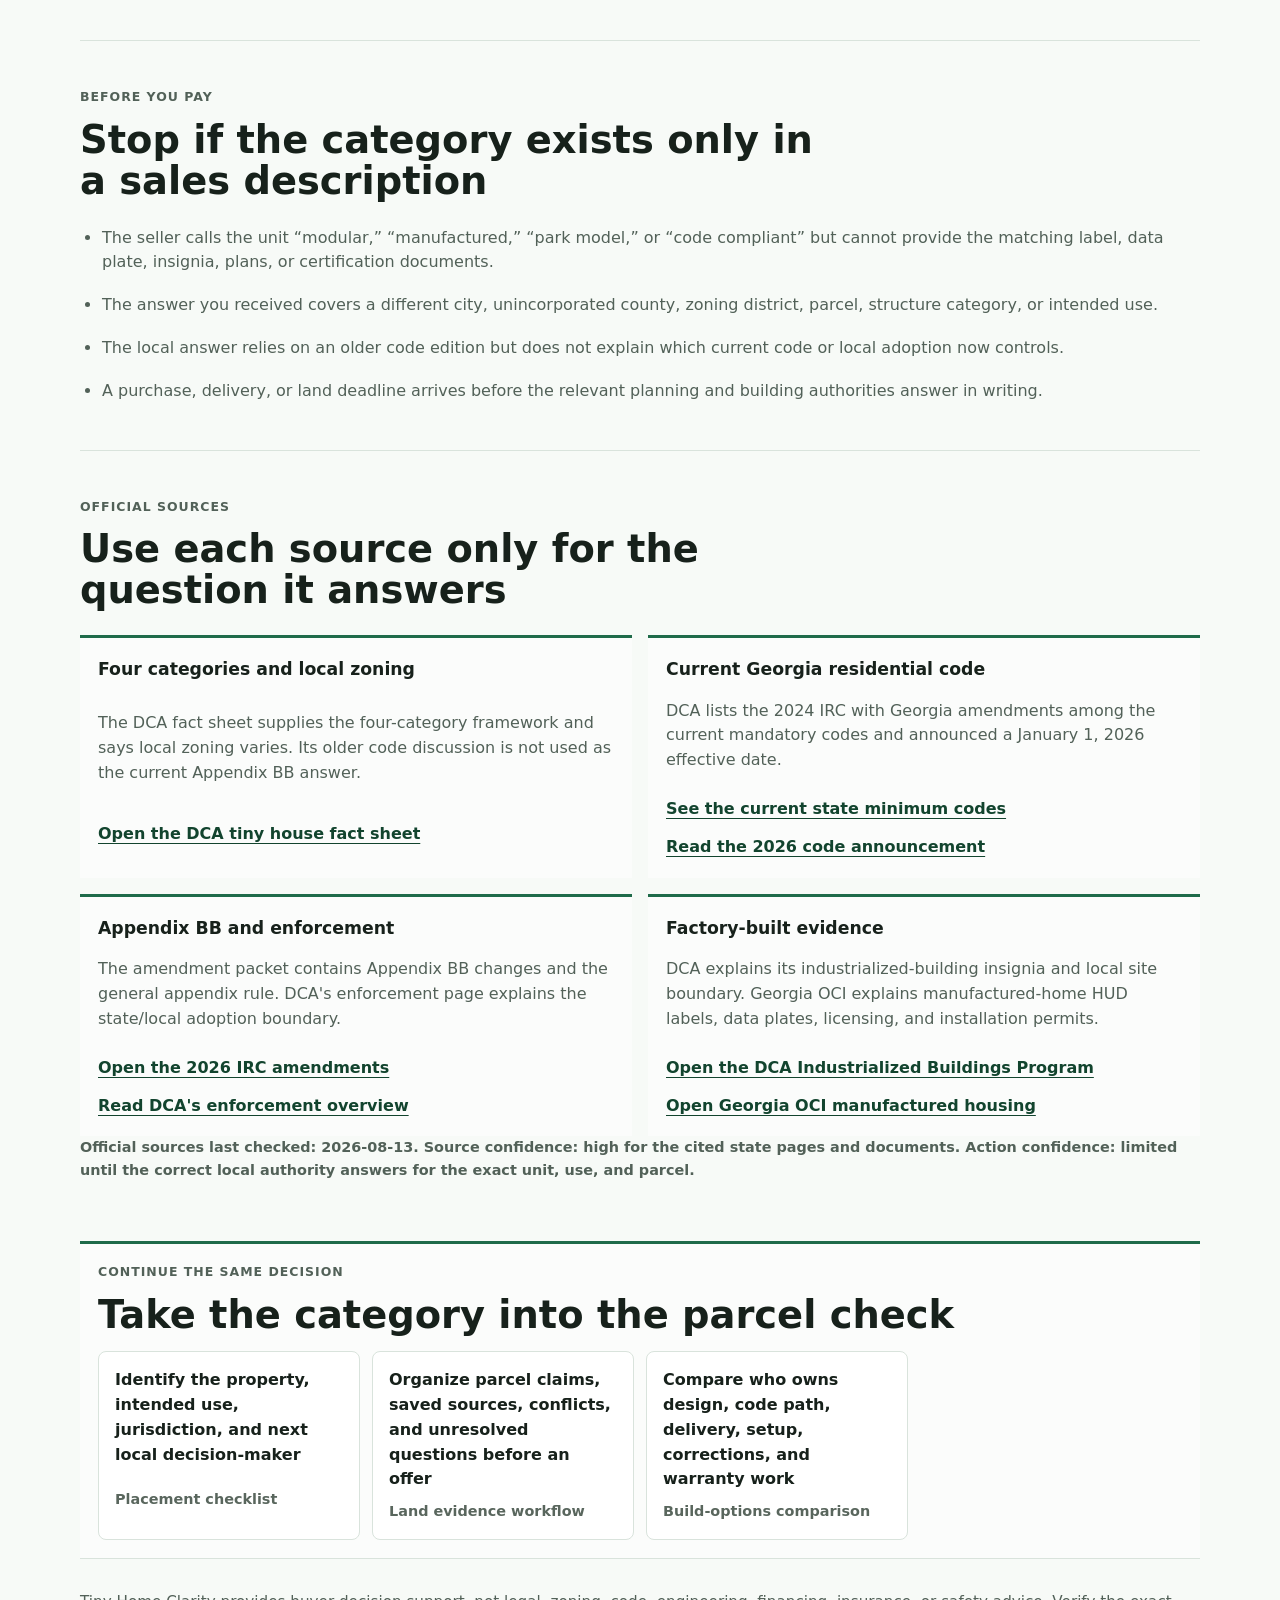
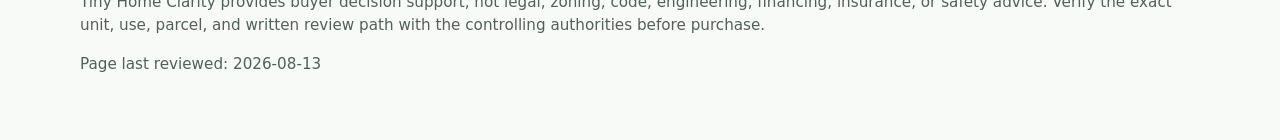
<file: site/georgia-tiny-house-classification/index.html>
<!doctype html>
<html lang="en">
  <head>
    <meta charset="utf-8">
    <meta name="viewport" content="width=device-width, initial-scale=1">
    <title>Georgia Tiny House Rules: What to Verify Before You Buy | Tiny Home Clarity</title>
    <meta name="description" content="Georgia uses four different tiny-house classification paths. Compare the documents to request and the local questions to ask before buying a home or relying on a parcel.">
    <link rel="canonical" href="https://tinyhomeclarity.com/georgia-tiny-house-classification/">
    <link rel="stylesheet" href="../styles.css">
  </head>
  <body>
    <header class="site-header">
      <a class="brand" href="../" aria-label="Tiny Home Clarity home">Tiny Home Clarity</a>
      <nav class="site-nav" aria-label="Page navigation">
        <a href="#categories">Four categories</a>
        <a href="#questions">Questions to ask</a>
        <a href="#sources">Sources</a>
      </nav>
    </header>

    <main>
      <section class="support-hero georgia-hero">
        <p class="eyebrow">Georgia tiny-house decision guide</p>
        <h1>Before you buy a tiny house in Georgia, identify what it is</h1>
        <p class="lede"><strong>Georgia does not provide one statewide yes-or-no placement answer.</strong> Start by matching the unit to one of the four categories used by the Georgia Department of Community Affairs. Use actual labels and documents, not the seller's description. Then ask the city or county whether that category, intended use, and parcel fit its rules.</p>
        <p class="georgia-category-line"><strong>Four starting points:</strong> RV or park model, manufactured or mobile home, modular or industrialized building, or site-built dwelling.</p>
        <div class="hero-actions">
          <a class="button primary" href="#categories">Compare the four categories</a>
          <a class="button secondary" href="#questions">Take the question script</a>
        </div>
        <p class="freshness-label">Official sources checked: 2026-08-13</p>
      </section>

      <section id="categories" class="content-section georgia-decoder-section" aria-labelledby="categories-title">
        <div class="section-heading">
          <p class="eyebrow">1 / Identify the home</p>
          <h2 id="categories-title">Ask for the document that supports the category</h2>
          <p>“Tiny house,” “THOW,” “park model,” and “modular” are not interchangeable approval labels. The document trail determines which state program or code path may apply; the local government still decides site and use questions.</p>
        </div>

        <div class="table-wrap georgia-table-wrap" aria-label="Georgia tiny-house category and evidence comparison">
          <table class="claim-table georgia-classification-table">
            <thead>
              <tr>
                <th scope="col">Georgia category</th>
                <th scope="col">Evidence to request</th>
                <th scope="col">What it does not prove</th>
                <th scope="col">Ask next</th>
              </tr>
            </thead>
            <tbody>
              <tr data-category="rv-park-model">
                <th scope="row">Recreational vehicle or park model</th>
                <td>Manufacturer and certification documents, title or registration details, dimensions, and whether the unit is designed to remain mobile. A tiny house on wheels may be described this way, but the seller's label is not enough.</td>
                <td>That full-time occupancy, long-term parking, or residential use is allowed on the parcel.</td>
                <td>Ask planning or zoning whether this documented category is allowed for the intended use and duration at the exact location.</td>
              </tr>
              <tr data-category="manufactured-mobile">
                <th scope="row">Manufactured or mobile home</th>
                <td>HUD certification labels and data plate information for the transportable sections, plus the installer and installation-permit path.</td>
                <td>That the parcel, zoning district, foundation, installation plan, or intended use is locally approved.</td>
                <td>Ask Georgia OCI whether the documents fit its manufactured-housing program, then ask the local government what site approvals remain.</td>
              </tr>
              <tr data-category="modular-industrialized">
                <th scope="row">Residential modular or industrialized building</th>
                <td>DCA insignia information, state-approved manufacturer documents, plans, and the foundation and installation scope.</td>
                <td>Local zoning, grading, foundation, utility, subdivision, or other site approval. DCA says those remain under local control.</td>
                <td>Ask the DCA Industrialized Buildings Program what the insignia covers, then ask local planning and building offices what installation work they must review.</td>
              </tr>
              <tr data-category="site-built">
                <th scope="row">Site-built dwelling</th>
                <td>Plans, proposed foundation, the residential-code path, permit scope, and the designer or contractor responsibilities.</td>
                <td>That local zoning allows the dwelling or intended use, or that Appendix BB is the code path the local authority will enforce.</td>
                <td>Ask the local building authority which written code path applies and planning or zoning whether the use and structure fit the parcel.</td>
              </tr>
            </tbody>
          </table>
        </div>

        <div class="warning-panel georgia-boundary" aria-label="Classification limit">
          <strong>Classification is not placement permission.</strong>
          <p>A label, insignia, title, certification, or code-compliant plan can narrow the path. It does not settle local zoning, occupancy, parcel, utility, septic, access, HOA, deed, lender, or insurance questions.</p>
        </div>
      </section>

      <section id="questions" class="content-section" aria-labelledby="questions-title">
        <div class="section-heading">
          <p class="eyebrow">2 / Ask the right authority</p>
          <h2 id="questions-title">Use this question script before a deposit or land deadline</h2>
          <p>Attach the unit documents and identify the intended use. Ask for the answer and its source in writing.</p>
        </div>

        <ol class="number-list georgia-question-list">
          <li><strong>Which government has jurisdiction?</strong> Is the parcel inside an incorporated city or in unincorporated county territory?</li>
          <li><strong>Which category does the office use?</strong> Based on the attached labels, plans, title, or program documents, how will this unit be classified?</li>
          <li><strong>Does the use fit this parcel?</strong> Is that category allowed here for the intended primary, accessory, temporary, or recreational use?</li>
          <li><strong>Which approvals remain?</strong> Ask about zoning, building code, foundation or installation, utilities, wastewater, access, and inspections.</li>
          <li><strong>Which tiny-house code path applies?</strong> For a site-built dwelling, does the authority enforce Appendix BB or another path, and what written code reference or adoption supports that answer?</li>
          <li><strong>Can the answer arrive before money is committed?</strong> Save the source, staff name, date, and written response before a deposit, delivery, land contingency, or construction commitment expires.</li>
        </ol>

        <div class="question-callout">
          <strong>Send a specific question.</strong>
          <p>“For this parcel, intended use, and attached unit documents, what category and written zoning and building-code path would your office review?”</p>
        </div>
      </section>

      <section class="content-section georgia-code-section" aria-labelledby="code-title">
        <div class="section-heading">
          <p class="eyebrow">3 / Check the current code</p>
          <h2 id="code-title">Georgia's residential-code context changed in 2026</h2>
        </div>
        <div class="split-panel georgia-code-grid">
          <div>
            <h3>What the current sources establish</h3>
            <p>DCA lists the 2024 International Residential Code with Georgia amendments as the current mandatory residential code, effective January 1, 2026. The amendment packet includes Georgia changes to Appendix BB, Tiny Houses.</p>
          </div>
          <div>
            <h3>What they do not settle for your project</h3>
            <p>The packet says appendices are enforceable only when referenced in the code body or adopted by DCA or the authority having jurisdiction. The presence of Appendix BB amendments alone is not a parcel or enforcement answer.</p>
          </div>
        </div>
        <div class="question-callout">
          <strong>Ask the building authority to cite the path.</strong>
          <p>“Does your office enforce Appendix BB for this project, or another approved residential-code path? Please identify the written code reference or adoption.”</p>
        </div>
      </section>

      <section class="content-section" aria-labelledby="stop-title">
        <div class="section-heading">
          <p class="eyebrow">Before you pay</p>
          <h2 id="stop-title">Stop if the category exists only in a sales description</h2>
        </div>
        <ul class="check-list georgia-stop-list">
          <li>The seller calls the unit “modular,” “manufactured,” “park model,” or “code compliant” but cannot provide the matching label, data plate, insignia, plans, or certification documents.</li>
          <li>The answer you received covers a different city, unincorporated county, zoning district, parcel, structure category, or intended use.</li>
          <li>The local answer relies on an older code edition but does not explain which current code or local adoption now controls.</li>
          <li>A purchase, delivery, or land deadline arrives before the relevant planning and building authorities answer in writing.</li>
        </ul>
      </section>

      <section id="sources" class="content-section" aria-labelledby="sources-title">
        <div class="section-heading">
          <p class="eyebrow">Official sources</p>
          <h2 id="sources-title">Use each source only for the question it answers</h2>
        </div>
        <div class="support-grid georgia-source-grid">
          <article>
            <h3>Four categories and local zoning</h3>
            <p>The DCA fact sheet supplies the four-category framework and says local zoning varies. Its older code discussion is not used as the current Appendix BB answer.</p>
            <a href="https://dca.georgia.gov/document/public-notices/georgiatinyhousefactsheet32824pdf/download">Open the DCA tiny house fact sheet</a>
          </article>
          <article>
            <h3>Current Georgia residential code</h3>
            <p>DCA lists the 2024 IRC with Georgia amendments among the current mandatory codes and announced a January 1, 2026 effective date.</p>
            <a href="https://dca.georgia.gov/community-assistance/construction-codes/current-state-minimum-codes-construction">See the current state minimum codes</a>
            <a href="https://dca.georgia.gov/announcement/2025-12-09/new-codes-jan-2026">Read the 2026 code announcement</a>
          </article>
          <article>
            <h3>Appendix BB and enforcement</h3>
            <p>The amendment packet contains Appendix BB changes and the general appendix rule. DCA's enforcement page explains the state/local adoption boundary.</p>
            <a href="https://dca.georgia.gov/document/document/irc-2026-amendment-packet-2024-edition/download">Open the 2026 IRC amendments</a>
            <a href="https://dca.georgia.gov/community-assistance/construction-codes/enforcement-state-minimum-codes">Read DCA's enforcement overview</a>
          </article>
          <article>
            <h3>Factory-built evidence</h3>
            <p>DCA explains its industrialized-building insignia and local site boundary. Georgia OCI explains manufactured-home HUD labels, data plates, licensing, and installation permits.</p>
            <a href="https://dca.georgia.gov/community-assistance/government-authority-reporting/construction-codes/industrialized-building">Open the DCA Industrialized Buildings Program</a>
            <a href="https://oci.georgia.gov/inspections-permits-plans/manufactured-housing">Open Georgia OCI manufactured housing</a>
          </article>
        </div>
        <p class="source-date">Official sources last checked: 2026-08-13. Source confidence: high for the cited state pages and documents. Action confidence: limited until the correct local authority answers for the exact unit, use, and parcel.</p>
      </section>

      <section class="content-section next-links" aria-labelledby="next-title">
        <p class="eyebrow">Continue the same decision</p>
        <h2 id="next-title">Take the category into the parcel check</h2>
        <div class="planned-grid decision-links">
          <a href="../#tool">Identify the property, intended use, jurisdiction, and next local decision-maker <span>Placement checklist</span></a>
          <a href="../buying-land-for-a-tiny-house/">Organize parcel claims, saved sources, conflicts, and unresolved questions before an offer <span>Land evidence workflow</span></a>
          <a href="../tiny-house-build-options/">Compare who owns design, code path, delivery, setup, corrections, and warranty work <span>Build-options comparison</span></a>
        </div>
      </section>
    </main>

    <footer class="site-footer">
      <p>Tiny Home Clarity provides buyer decision support, not legal, zoning, code, engineering, financing, insurance, or safety advice. Verify the exact unit, use, parcel, and written review path with the controlling authorities before purchase.</p>
      <p>Page last reviewed: 2026-08-13</p>
    </footer>
  </body>
</html>
</file>
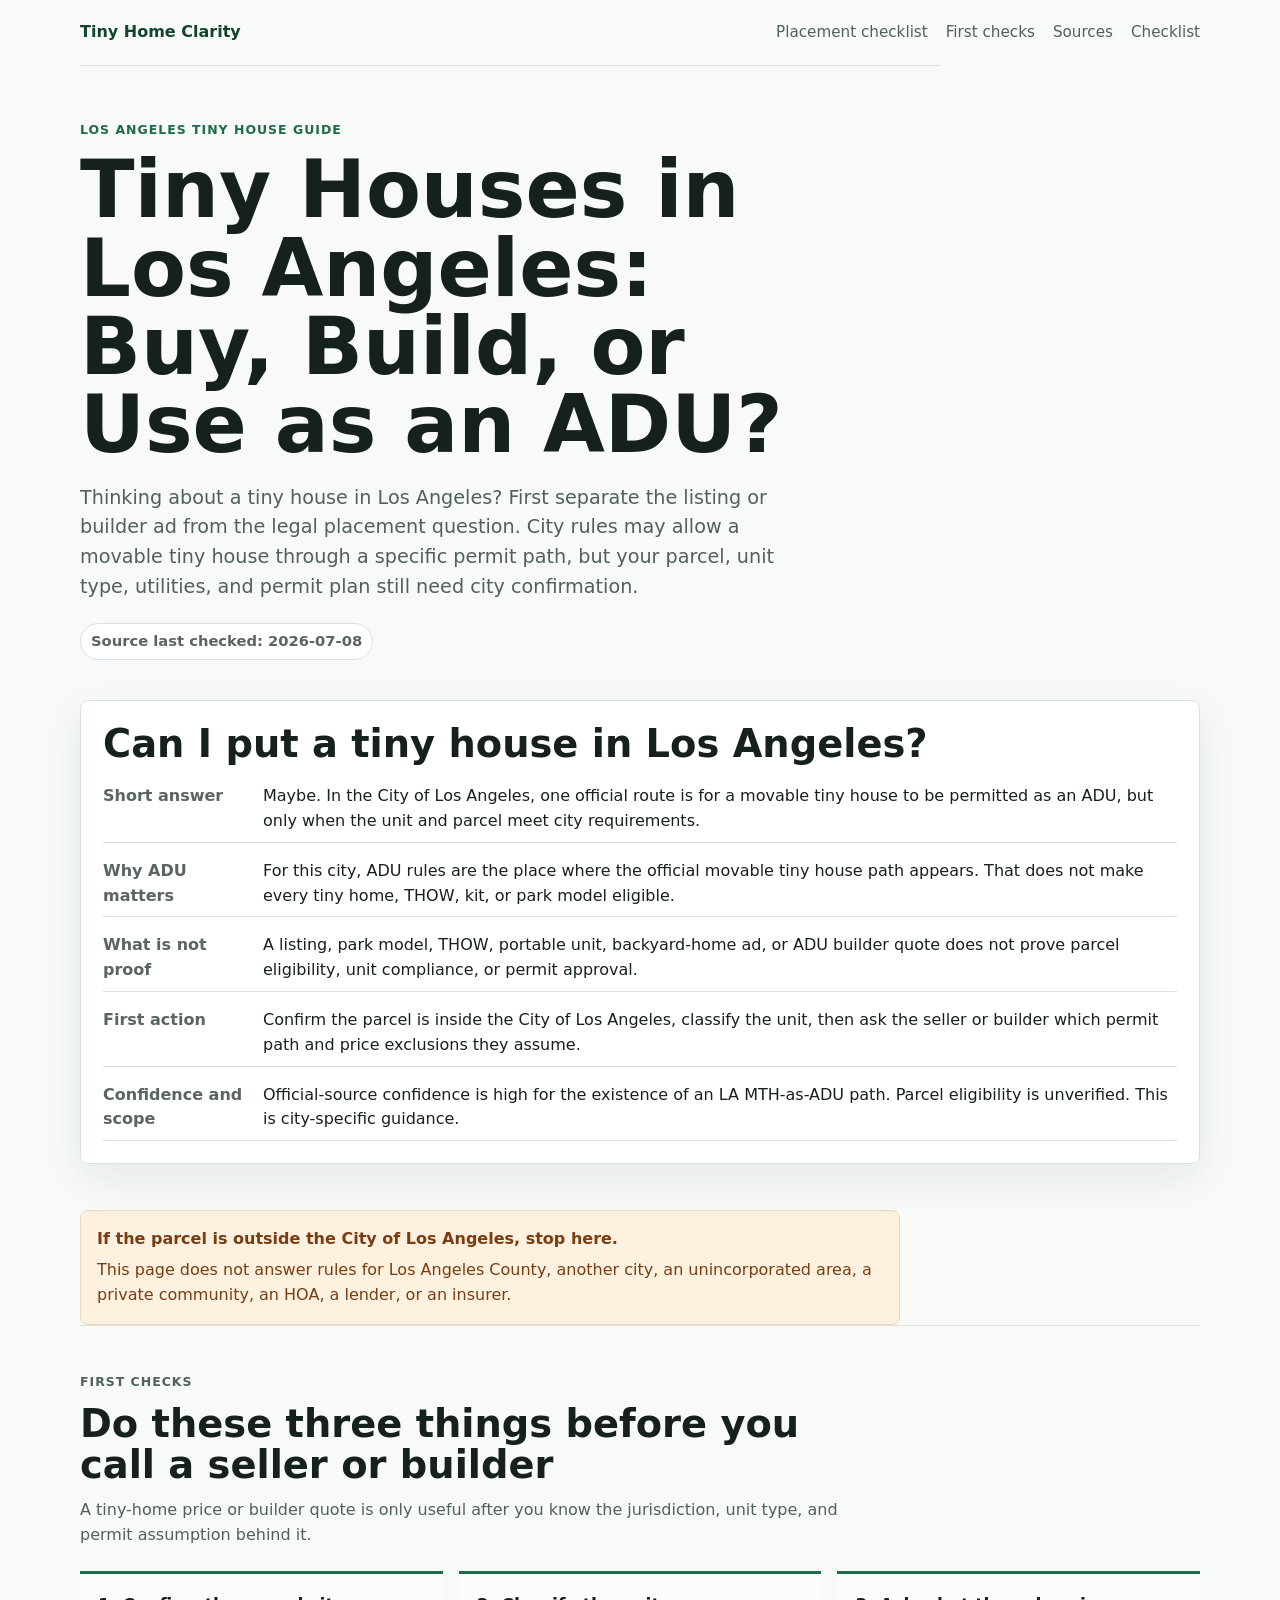
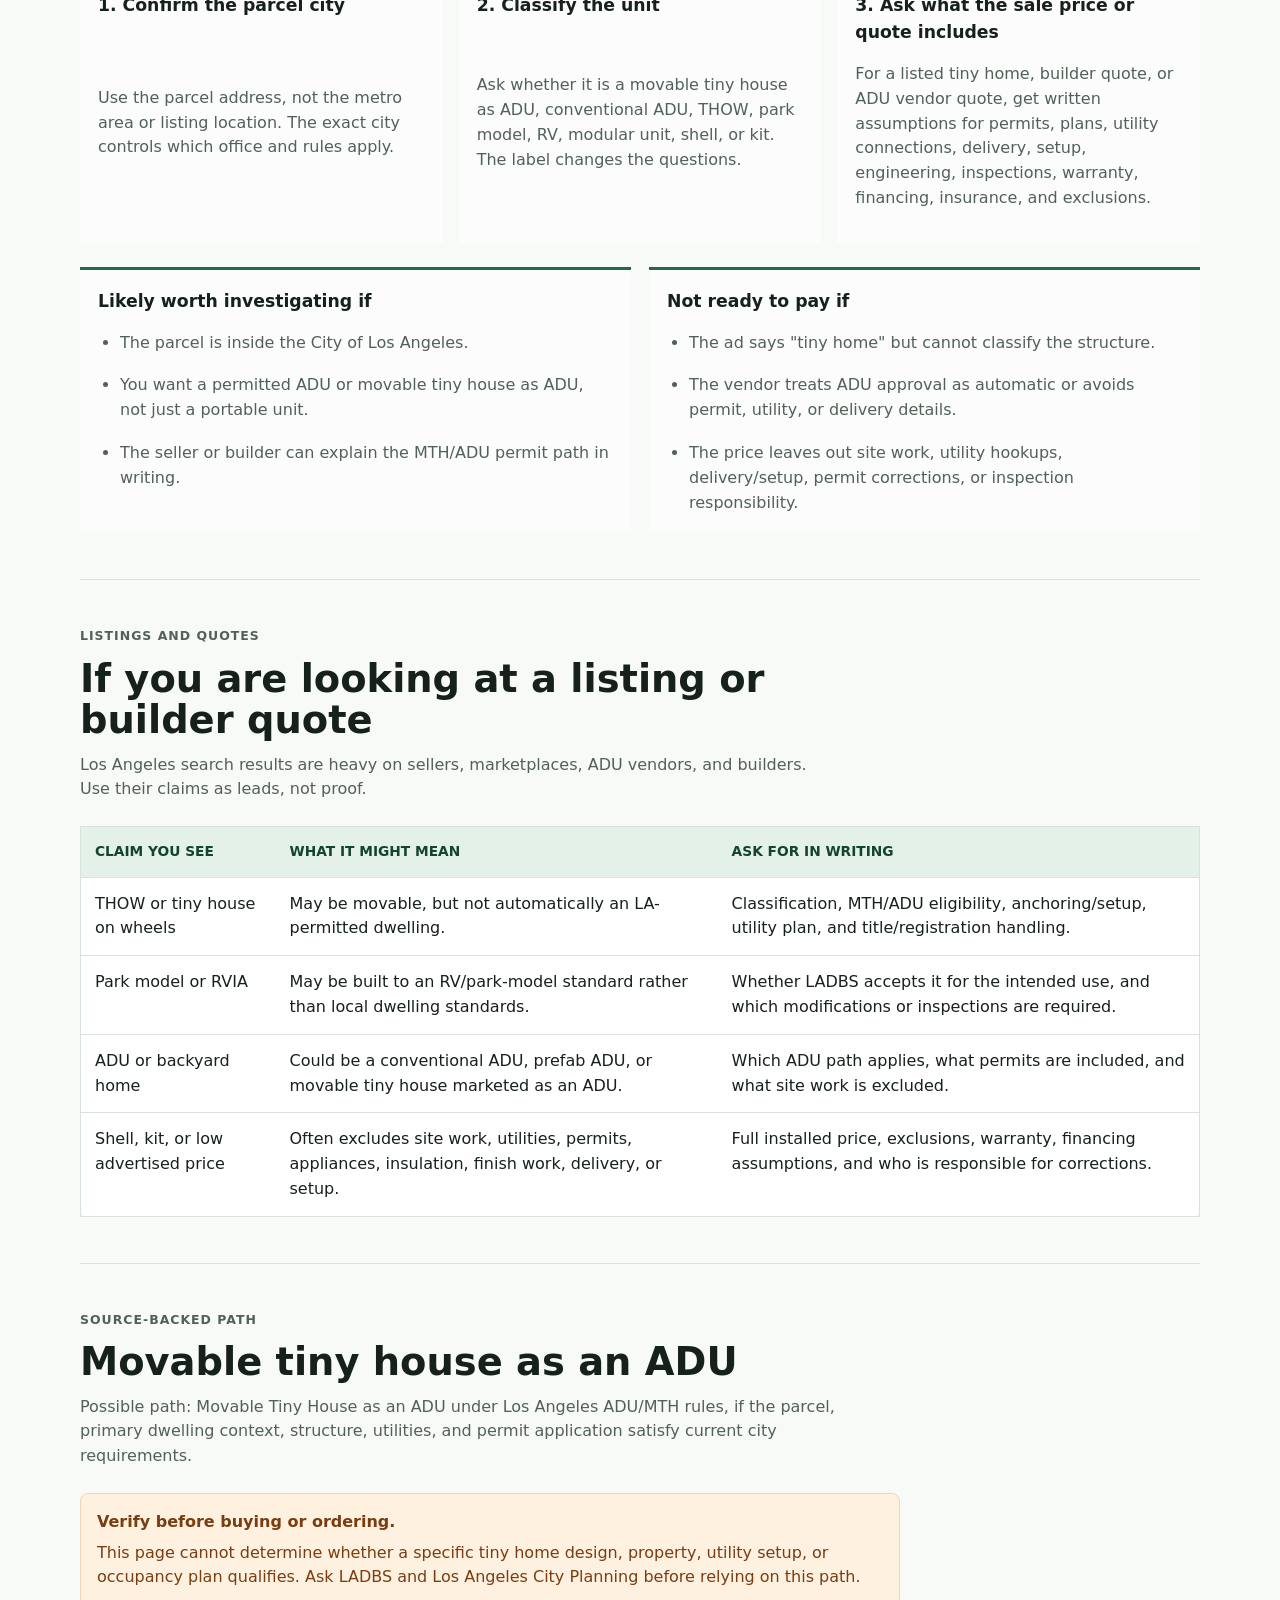
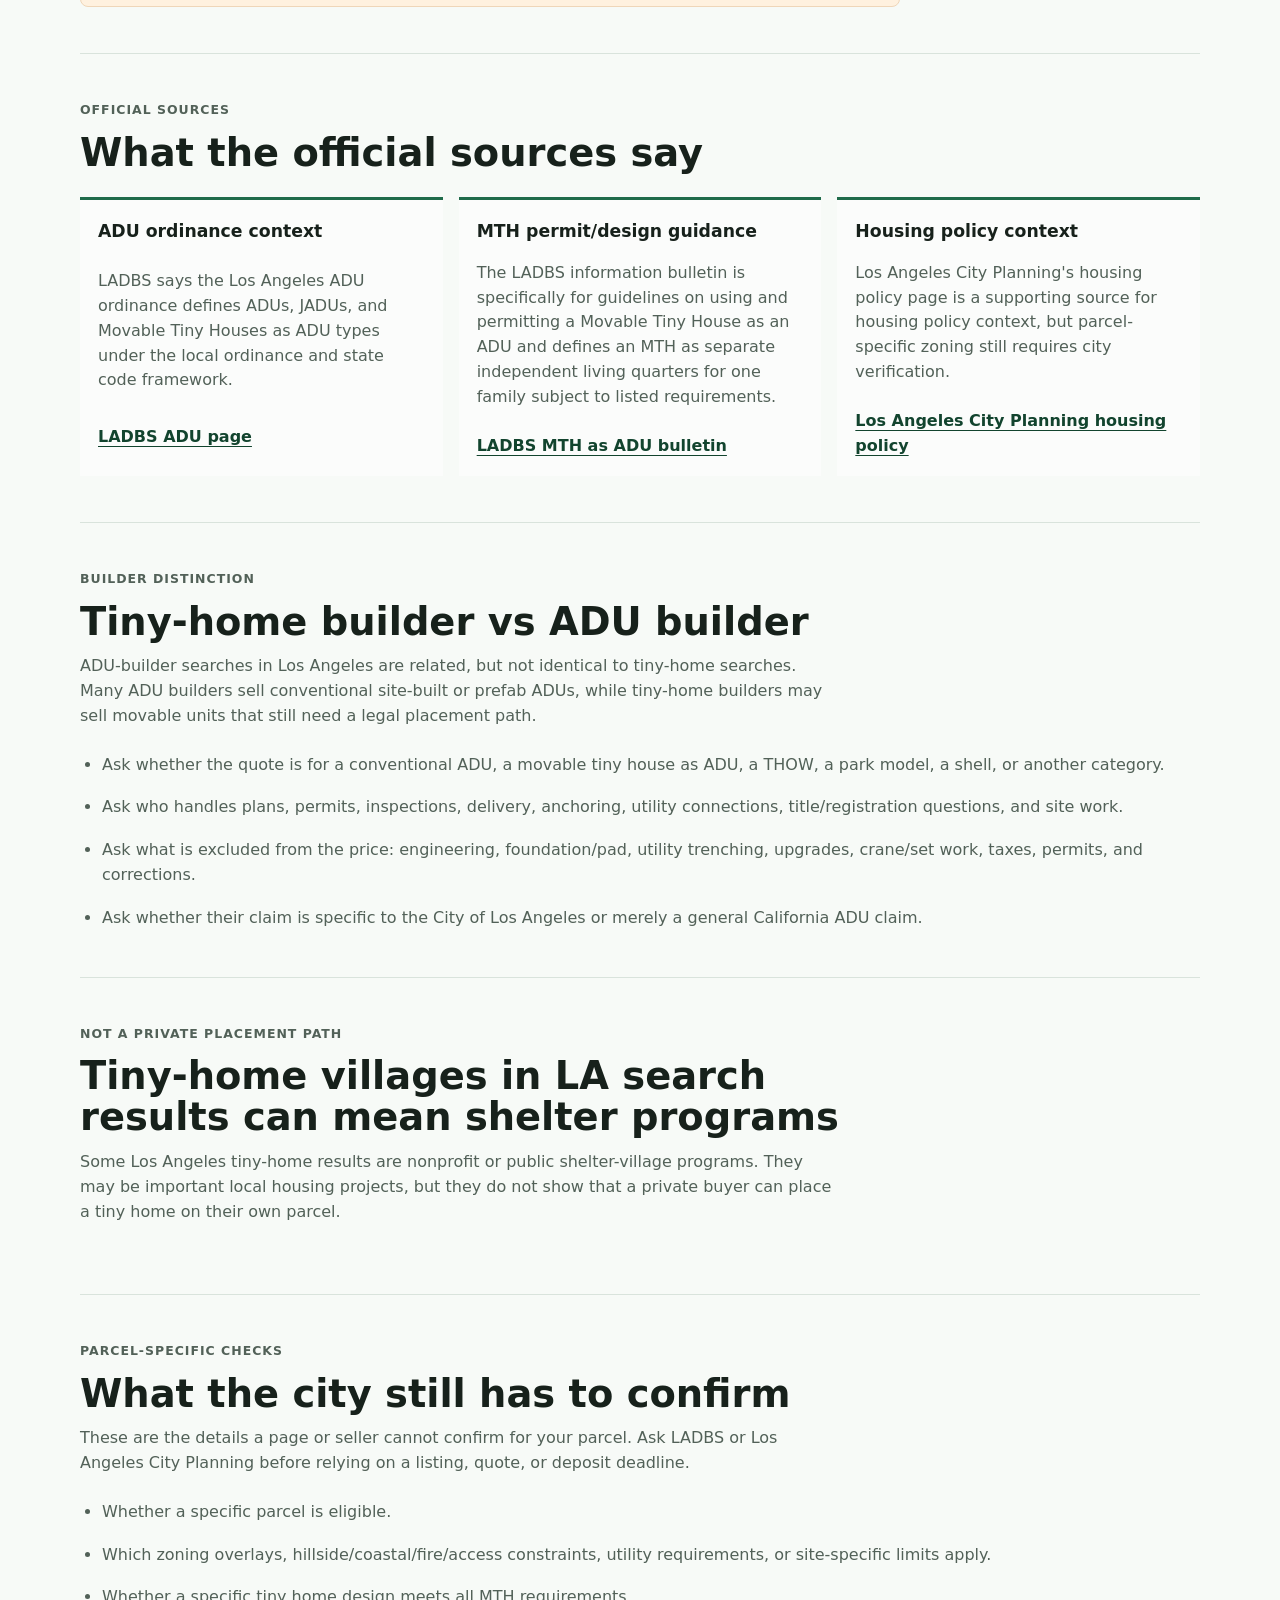
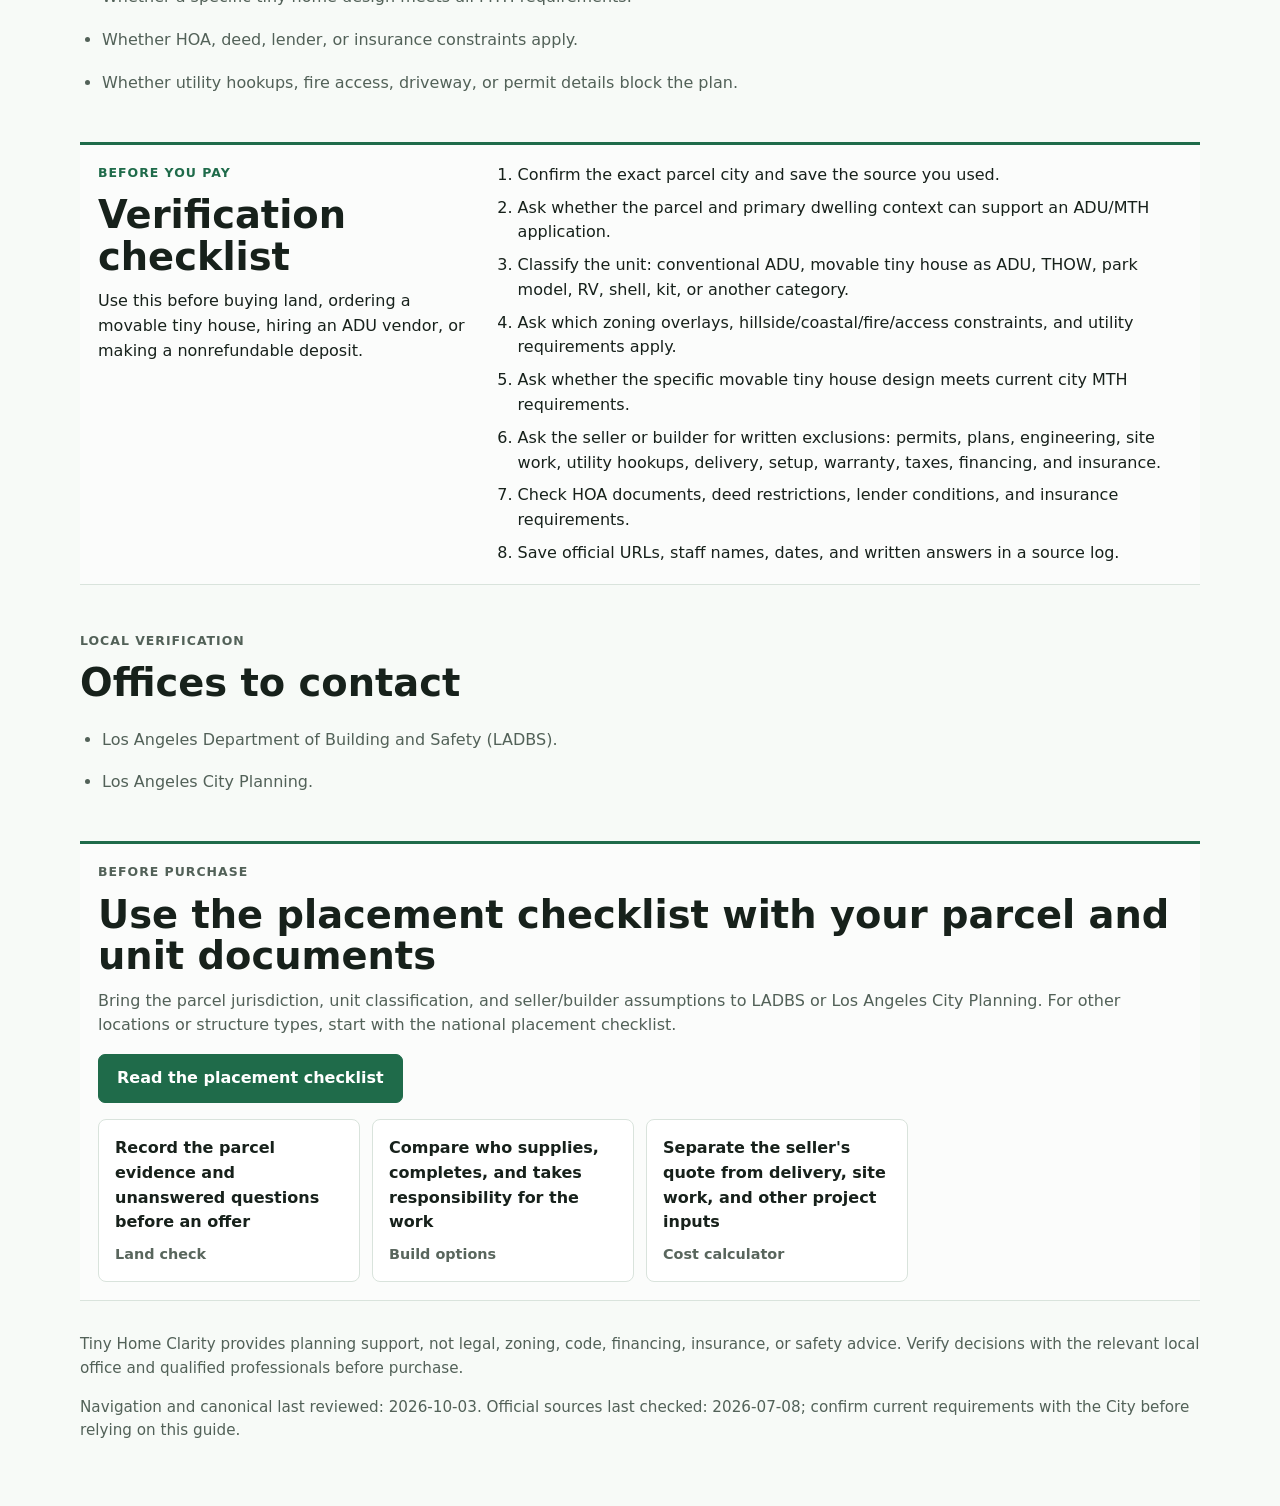
<file: site/los-angeles-tiny-house-adu/index.html>
<!doctype html>
<html lang="en">
  <head>
    <meta charset="utf-8">
    <meta name="viewport" content="width=device-width, initial-scale=1">
    <title>Tiny Houses in Los Angeles: Buy, Build, or Use as an ADU? | Tiny Home Clarity</title>
    <meta name="description" content="Los Angeles tiny house guide for buyers: understand listings, builders, ADUs, movable tiny houses, official city sources, and what to verify before paying.">
    <link rel="canonical" href="https://tinyhomeclarity.com/los-angeles-tiny-house-adu/">
    <link rel="stylesheet" href="../styles.css">
  </head>
  <body>
    <header class="site-header">
      <a class="brand" href="../" aria-label="Tiny Home Clarity home">Tiny Home Clarity</a>
      <nav class="site-nav" aria-label="Page navigation">
        <a href="../#tool">Placement checklist</a>
        <a href="#first-checks">First checks</a>
        <a href="#sources">Sources</a>
        <a href="#checklist">Checklist</a>
      </nav>
    </header>

    <main>
      <section class="support-hero">
        <p class="eyebrow">Los Angeles tiny house guide</p>
        <h1>Tiny Houses in Los Angeles: Buy, Build, or Use as an ADU?</h1>
        <p class="lede">Thinking about a tiny house in Los Angeles? First separate the listing or builder ad from the legal placement question. City rules may allow a movable tiny house through a specific permit path, but your parcel, unit type, utilities, and permit plan still need city confirmation.</p>
        <p class="freshness-label">Source last checked: 2026-07-08</p>
      </section>

      <section class="summary-box" aria-labelledby="summary-title">
        <h2 id="summary-title">Can I put a tiny house in Los Angeles?</h2>
        <dl>
          <div><dt>Short answer</dt><dd>Maybe. In the City of Los Angeles, one official route is for a movable tiny house to be permitted as an ADU, but only when the unit and parcel meet city requirements.</dd></div>
          <div><dt>Why ADU matters</dt><dd>For this city, ADU rules are the place where the official movable tiny house path appears. That does not make every tiny home, THOW, kit, or park model eligible.</dd></div>
          <div><dt>What is not proof</dt><dd>A listing, park model, THOW, portable unit, backyard-home ad, or ADU builder quote does not prove parcel eligibility, unit compliance, or permit approval.</dd></div>
          <div><dt>First action</dt><dd>Confirm the parcel is inside the City of Los Angeles, classify the unit, then ask the seller or builder which permit path and price exclusions they assume.</dd></div>
          <div><dt>Confidence and scope</dt><dd>Official-source confidence is high for the existence of an LA MTH-as-ADU path. Parcel eligibility is unverified. This is city-specific guidance.</dd></div>
        </dl>
      </section>

      <section class="warning-panel" aria-label="City scope warning">
        <strong>If the parcel is outside the City of Los Angeles, stop here.</strong>
        <p>This page does not answer rules for Los Angeles County, another city, an unincorporated area, a private community, an HOA, a lender, or an insurer.</p>
      </section>

      <section id="first-checks" class="content-section" aria-labelledby="first-checks-title">
        <div class="section-heading">
          <p class="eyebrow">First checks</p>
          <h2 id="first-checks-title">Do these three things before you call a seller or builder</h2>
          <p>A tiny-home price or builder quote is only useful after you know the jurisdiction, unit type, and permit assumption behind it.</p>
        </div>
        <div class="support-grid">
          <article>
            <h3>1. Confirm the parcel city</h3>
            <p>Use the parcel address, not the metro area or listing location. The exact city controls which office and rules apply.</p>
          </article>
          <article>
            <h3>2. Classify the unit</h3>
            <p>Ask whether it is a movable tiny house as ADU, conventional ADU, THOW, park model, RV, modular unit, shell, or kit. The label changes the questions.</p>
          </article>
          <article>
            <h3>3. Ask what the sale price or quote includes</h3>
            <p>For a listed tiny home, builder quote, or ADU vendor quote, get written assumptions for permits, plans, utility connections, delivery, setup, engineering, inspections, warranty, financing, insurance, and exclusions.</p>
          </article>
        </div>
        <div class="split-panel">
          <div>
            <h3>Likely worth investigating if</h3>
            <ul class="check-list">
              <li>The parcel is inside the City of Los Angeles.</li>
              <li>You want a permitted ADU or movable tiny house as ADU, not just a portable unit.</li>
              <li>The seller or builder can explain the MTH/ADU permit path in writing.</li>
            </ul>
          </div>
          <div>
            <h3>Not ready to pay if</h3>
            <ul class="check-list">
              <li>The ad says "tiny home" but cannot classify the structure.</li>
              <li>The vendor treats ADU approval as automatic or avoids permit, utility, or delivery details.</li>
              <li>The price leaves out site work, utility hookups, delivery/setup, permit corrections, or inspection responsibility.</li>
            </ul>
          </div>
        </div>
      </section>

      <section class="content-section" aria-labelledby="listing-title">
        <div class="section-heading">
          <p class="eyebrow">Listings and quotes</p>
          <h2 id="listing-title">If you are looking at a listing or builder quote</h2>
          <p>Los Angeles search results are heavy on sellers, marketplaces, ADU vendors, and builders. Use their claims as leads, not proof.</p>
        </div>
        <div class="table-wrap">
          <table class="claim-table">
            <thead>
              <tr>
                <th>Claim you see</th>
                <th>What it might mean</th>
                <th>Ask for in writing</th>
              </tr>
            </thead>
            <tbody>
              <tr>
                <td>THOW or tiny house on wheels</td>
                <td>May be movable, but not automatically an LA-permitted dwelling.</td>
                <td>Classification, MTH/ADU eligibility, anchoring/setup, utility plan, and title/registration handling.</td>
              </tr>
              <tr>
                <td>Park model or RVIA</td>
                <td>May be built to an RV/park-model standard rather than local dwelling standards.</td>
                <td>Whether LADBS accepts it for the intended use, and which modifications or inspections are required.</td>
              </tr>
              <tr>
                <td>ADU or backyard home</td>
                <td>Could be a conventional ADU, prefab ADU, or movable tiny house marketed as an ADU.</td>
                <td>Which ADU path applies, what permits are included, and what site work is excluded.</td>
              </tr>
              <tr>
                <td>Shell, kit, or low advertised price</td>
                <td>Often excludes site work, utilities, permits, appliances, insulation, finish work, delivery, or setup.</td>
                <td>Full installed price, exclusions, warranty, financing assumptions, and who is responsible for corrections.</td>
              </tr>
            </tbody>
          </table>
        </div>
      </section>

      <section class="content-section" aria-labelledby="path-title">
        <div class="section-heading">
          <p class="eyebrow">Source-backed path</p>
          <h2 id="path-title">Movable tiny house as an ADU</h2>
          <p>Possible path: Movable Tiny House as an ADU under Los Angeles ADU/MTH rules, if the parcel, primary dwelling context, structure, utilities, and permit application satisfy current city requirements.</p>
        </div>
        <div class="warning-panel">
          <strong>Verify before buying or ordering.</strong>
          <p>This page cannot determine whether a specific tiny home design, property, utility setup, or occupancy plan qualifies. Ask LADBS and Los Angeles City Planning before relying on this path.</p>
        </div>
      </section>

      <section id="sources" class="content-section" aria-labelledby="sources-title">
        <div class="section-heading">
          <p class="eyebrow">Official sources</p>
          <h2 id="sources-title">What the official sources say</h2>
        </div>
        <div class="support-grid">
          <article>
            <h3>ADU ordinance context</h3>
            <p>LADBS says the Los Angeles ADU ordinance defines ADUs, JADUs, and Movable Tiny Houses as ADU types under the local ordinance and state code framework.</p>
            <a href="https://dbs.lacity.gov/adu">LADBS ADU page</a>
          </article>
          <article>
            <h3>MTH permit/design guidance</h3>
            <p>The LADBS information bulletin is specifically for guidelines on using and permitting a Movable Tiny House as an ADU and defines an MTH as separate independent living quarters for one family subject to listed requirements.</p>
            <a href="https://dbs.lacity.gov/sites/default/files/efs/pdf/publications/zoning/ib-p-zc-2020-021-guidelines-for-construction-of-adu.pdf">LADBS MTH as ADU bulletin</a>
          </article>
          <article>
            <h3>Housing policy context</h3>
            <p>Los Angeles City Planning's housing policy page is a supporting source for housing policy context, but parcel-specific zoning still requires city verification.</p>
            <a href="https://planning.lacity.gov/plans-policies/initiatives-policies/housing">Los Angeles City Planning housing policy</a>
          </article>
        </div>
      </section>

      <section class="content-section" aria-labelledby="unclear-title">
        <div class="section-heading">
          <p class="eyebrow">Builder distinction</p>
          <h2 id="unclear-title">Tiny-home builder vs ADU builder</h2>
          <p>ADU-builder searches in Los Angeles are related, but not identical to tiny-home searches. Many ADU builders sell conventional site-built or prefab ADUs, while tiny-home builders may sell movable units that still need a legal placement path.</p>
        </div>
        <ul class="check-list">
          <li>Ask whether the quote is for a conventional ADU, a movable tiny house as ADU, a THOW, a park model, a shell, or another category.</li>
          <li>Ask who handles plans, permits, inspections, delivery, anchoring, utility connections, title/registration questions, and site work.</li>
          <li>Ask what is excluded from the price: engineering, foundation/pad, utility trenching, upgrades, crane/set work, taxes, permits, and corrections.</li>
          <li>Ask whether their claim is specific to the City of Los Angeles or merely a general California ADU claim.</li>
        </ul>
      </section>

      <section class="content-section" aria-labelledby="village-title">
        <div class="section-heading">
          <p class="eyebrow">Not a private placement path</p>
          <h2 id="village-title">Tiny-home villages in LA search results can mean shelter programs</h2>
          <p>Some Los Angeles tiny-home results are nonprofit or public shelter-village programs. They may be important local housing projects, but they do not show that a private buyer can place a tiny home on their own parcel.</p>
        </div>
      </section>

      <section class="content-section" aria-labelledby="contact-title">
        <div class="section-heading">
          <p class="eyebrow">Parcel-specific checks</p>
          <h2 id="contact-title">What the city still has to confirm</h2>
          <p>These are the details a page or seller cannot confirm for your parcel. Ask LADBS or Los Angeles City Planning before relying on a listing, quote, or deposit deadline.</p>
        </div>
        <ul class="check-list">
          <li>Whether a specific parcel is eligible.</li>
          <li>Which zoning overlays, hillside/coastal/fire/access constraints, utility requirements, or site-specific limits apply.</li>
          <li>Whether a specific tiny home design meets all MTH requirements.</li>
          <li>Whether HOA, deed, lender, or insurance constraints apply.</li>
          <li>Whether utility hookups, fire access, driveway, or permit details block the plan.</li>
        </ul>
      </section>

      <section id="checklist" class="content-section checklist-section" aria-labelledby="checklist-title">
        <div>
          <p class="eyebrow">Before you pay</p>
          <h2 id="checklist-title">Verification checklist</h2>
          <p>Use this before buying land, ordering a movable tiny house, hiring an ADU vendor, or making a nonrefundable deposit.</p>
        </div>
        <ol class="number-list">
          <li>Confirm the exact parcel city and save the source you used.</li>
          <li>Ask whether the parcel and primary dwelling context can support an ADU/MTH application.</li>
          <li>Classify the unit: conventional ADU, movable tiny house as ADU, THOW, park model, RV, shell, kit, or another category.</li>
          <li>Ask which zoning overlays, hillside/coastal/fire/access constraints, and utility requirements apply.</li>
          <li>Ask whether the specific movable tiny house design meets current city MTH requirements.</li>
          <li>Ask the seller or builder for written exclusions: permits, plans, engineering, site work, utility hookups, delivery, setup, warranty, taxes, financing, and insurance.</li>
          <li>Check HOA documents, deed restrictions, lender conditions, and insurance requirements.</li>
          <li>Save official URLs, staff names, dates, and written answers in a source log.</li>
        </ol>
      </section>

      <section class="content-section" aria-labelledby="office-title">
        <div class="section-heading">
          <p class="eyebrow">Local verification</p>
          <h2 id="office-title">Offices to contact</h2>
        </div>
        <ul class="check-list">
          <li>Los Angeles Department of Building and Safety (LADBS).</li>
          <li>Los Angeles City Planning.</li>
        </ul>
      </section>

      <section class="content-section next-links" aria-labelledby="tool-title">
        <p class="eyebrow">Before purchase</p>
        <h2 id="tool-title">Use the placement checklist with your parcel and unit documents</h2>
        <p>Bring the parcel jurisdiction, unit classification, and seller/builder assumptions to LADBS or Los Angeles City Planning. For other locations or structure types, start with the national placement checklist.</p>
        <a class="button primary" href="../#tool">Read the placement checklist</a>
        <div class="planned-grid decision-links">
          <a href="../buying-land-for-a-tiny-house/">Record the parcel evidence and unanswered questions before an offer <span>Land check</span></a>
          <a href="../tiny-house-build-options/">Compare who supplies, completes, and takes responsibility for the work <span>Build options</span></a>
          <a href="../tiny-home-cost-calculator/">Separate the seller's quote from delivery, site work, and other project inputs <span>Cost calculator</span></a>
        </div>
      </section>
    </main>

    <footer class="site-footer">
      <p>Tiny Home Clarity provides planning support, not legal, zoning, code, financing, insurance, or safety advice. Verify decisions with the relevant local office and qualified professionals before purchase.</p>
      <p>Navigation and canonical last reviewed: 2026-10-03. Official sources last checked: 2026-07-08; confirm current requirements with the City before relying on this guide.</p>
    </footer>
  </body>
</html>
</file>
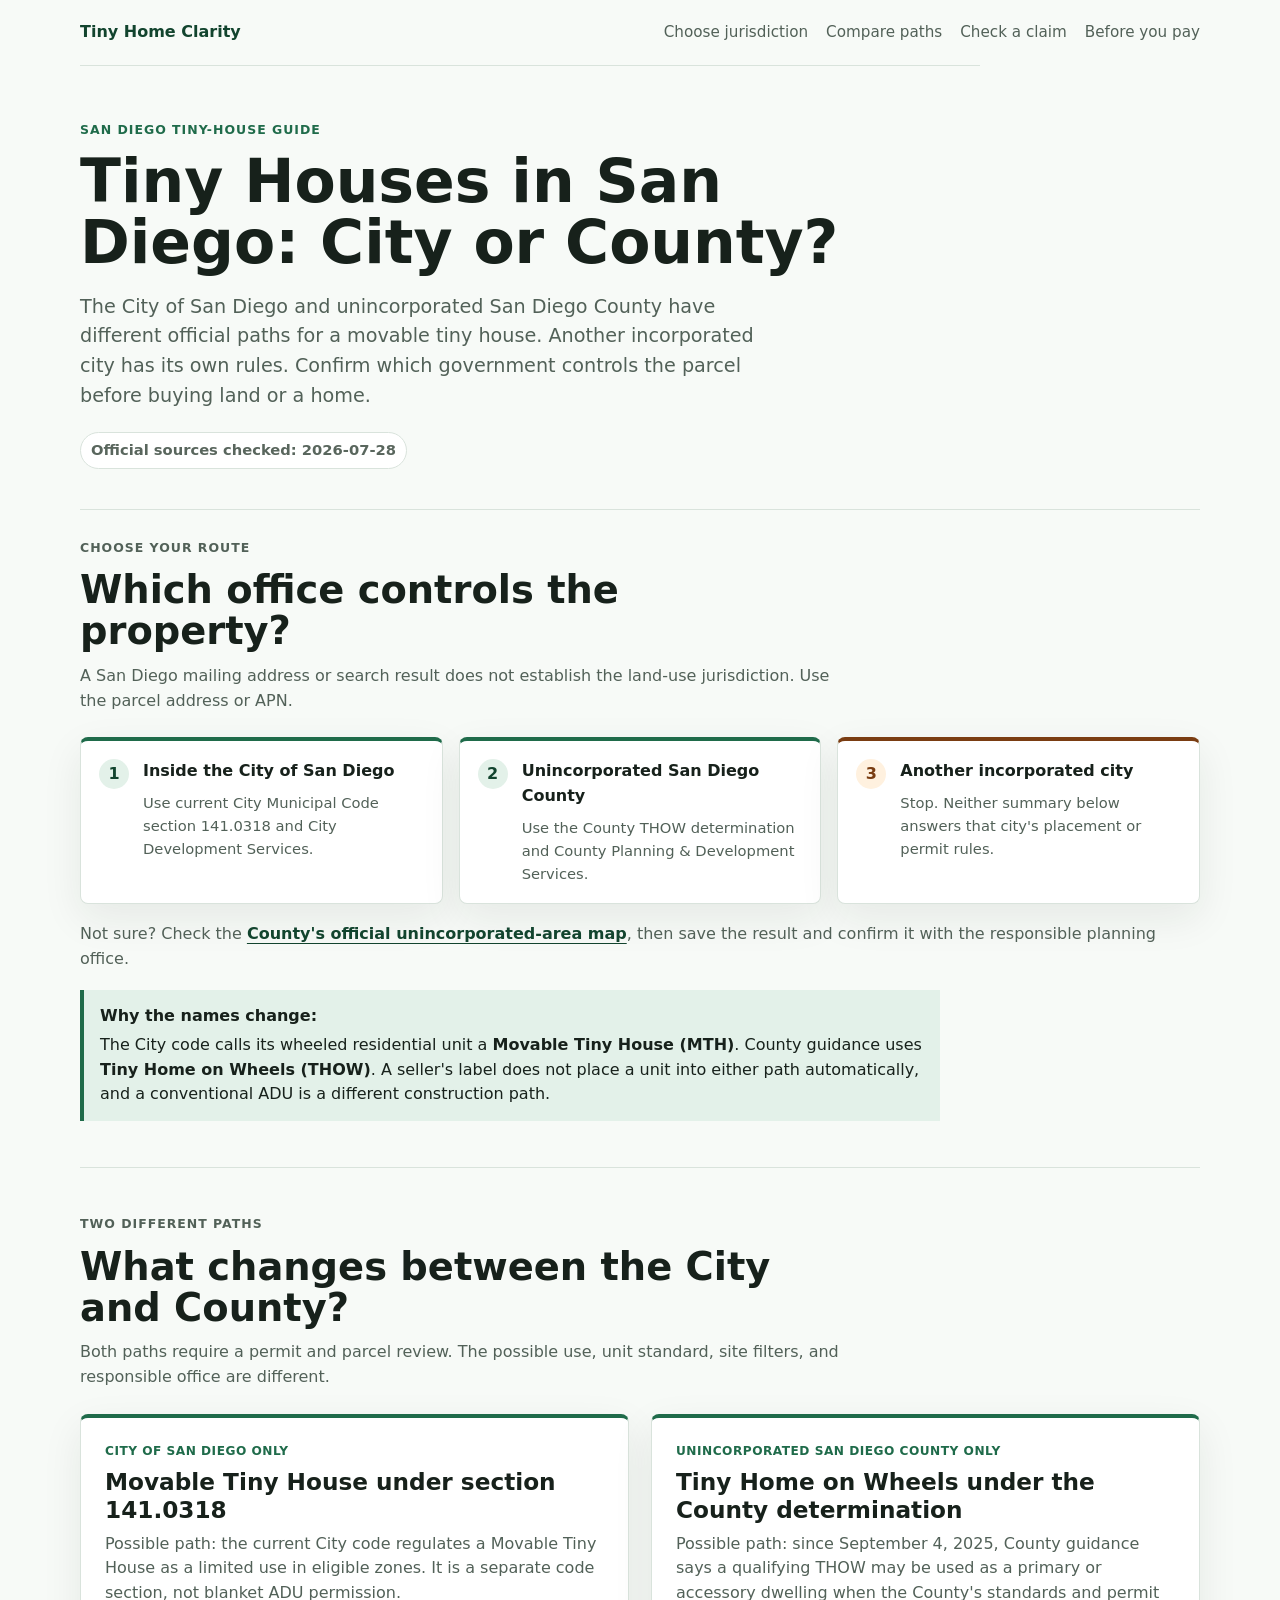
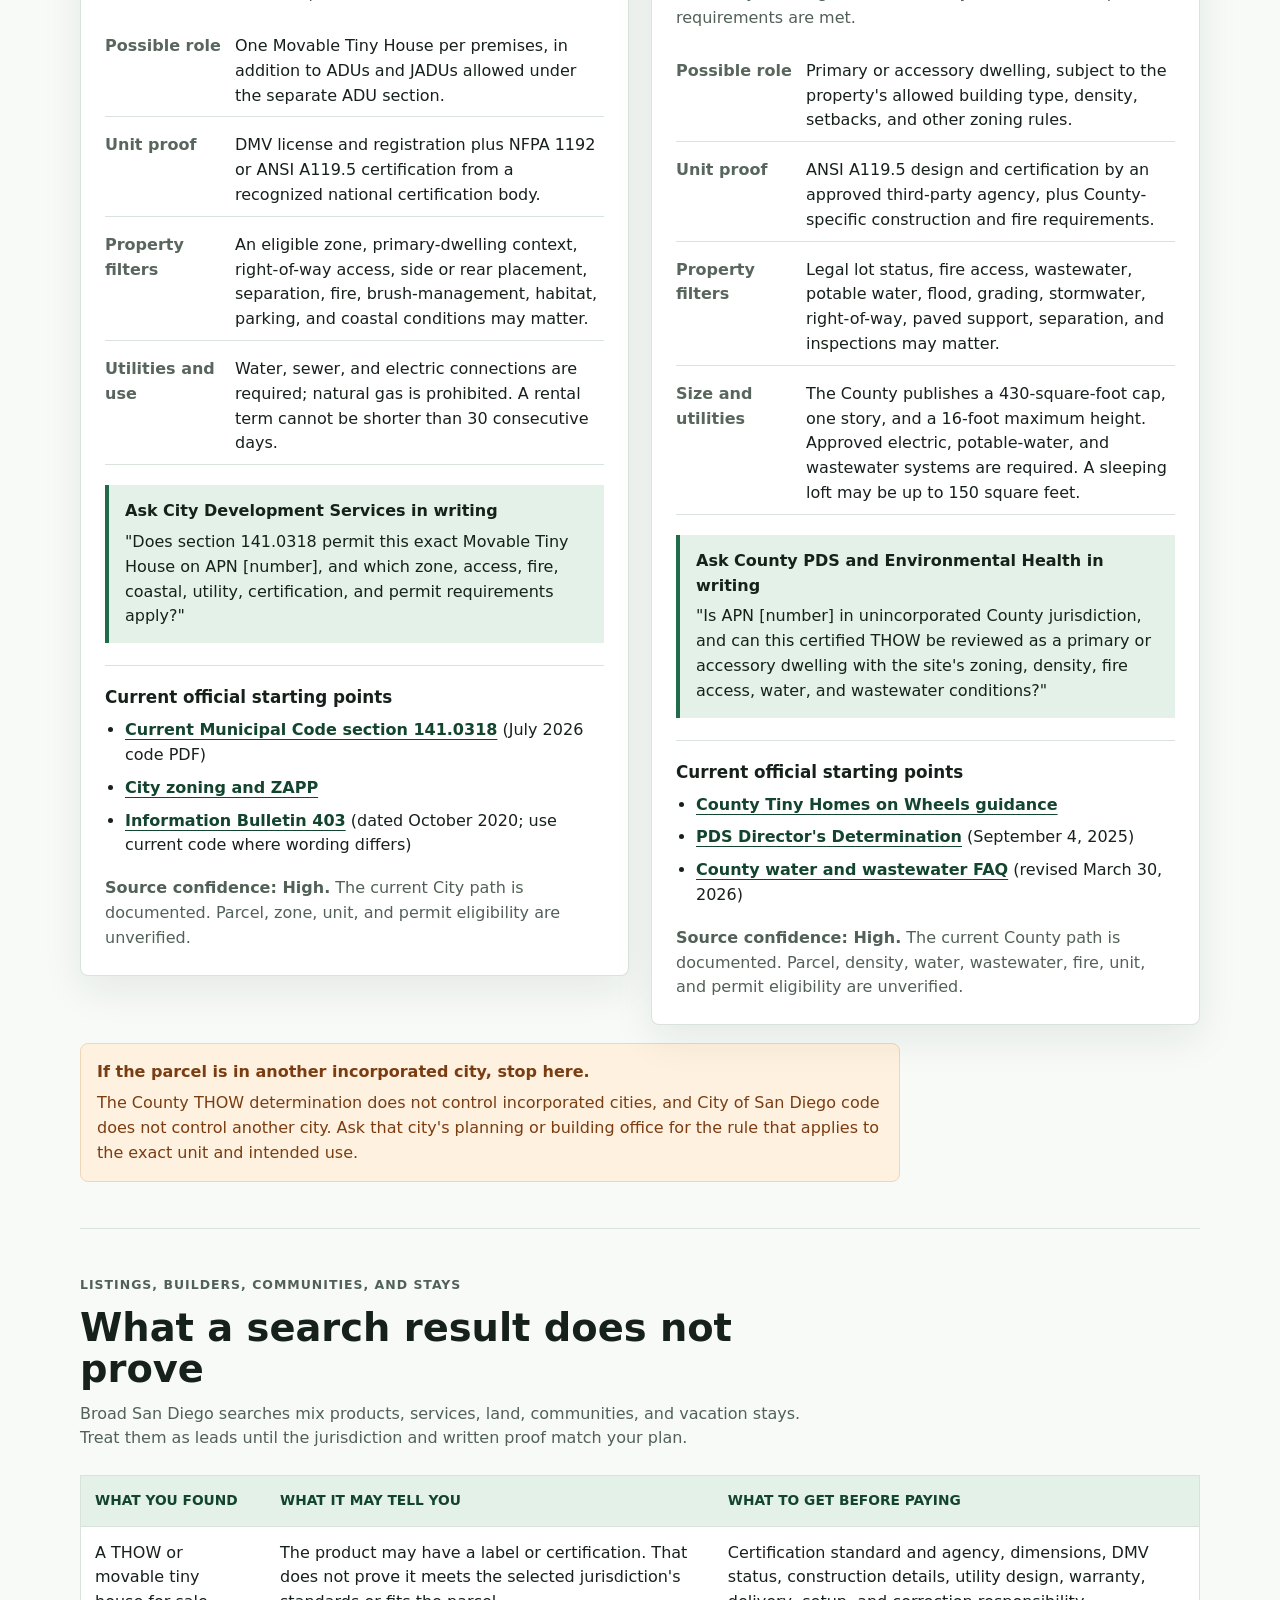
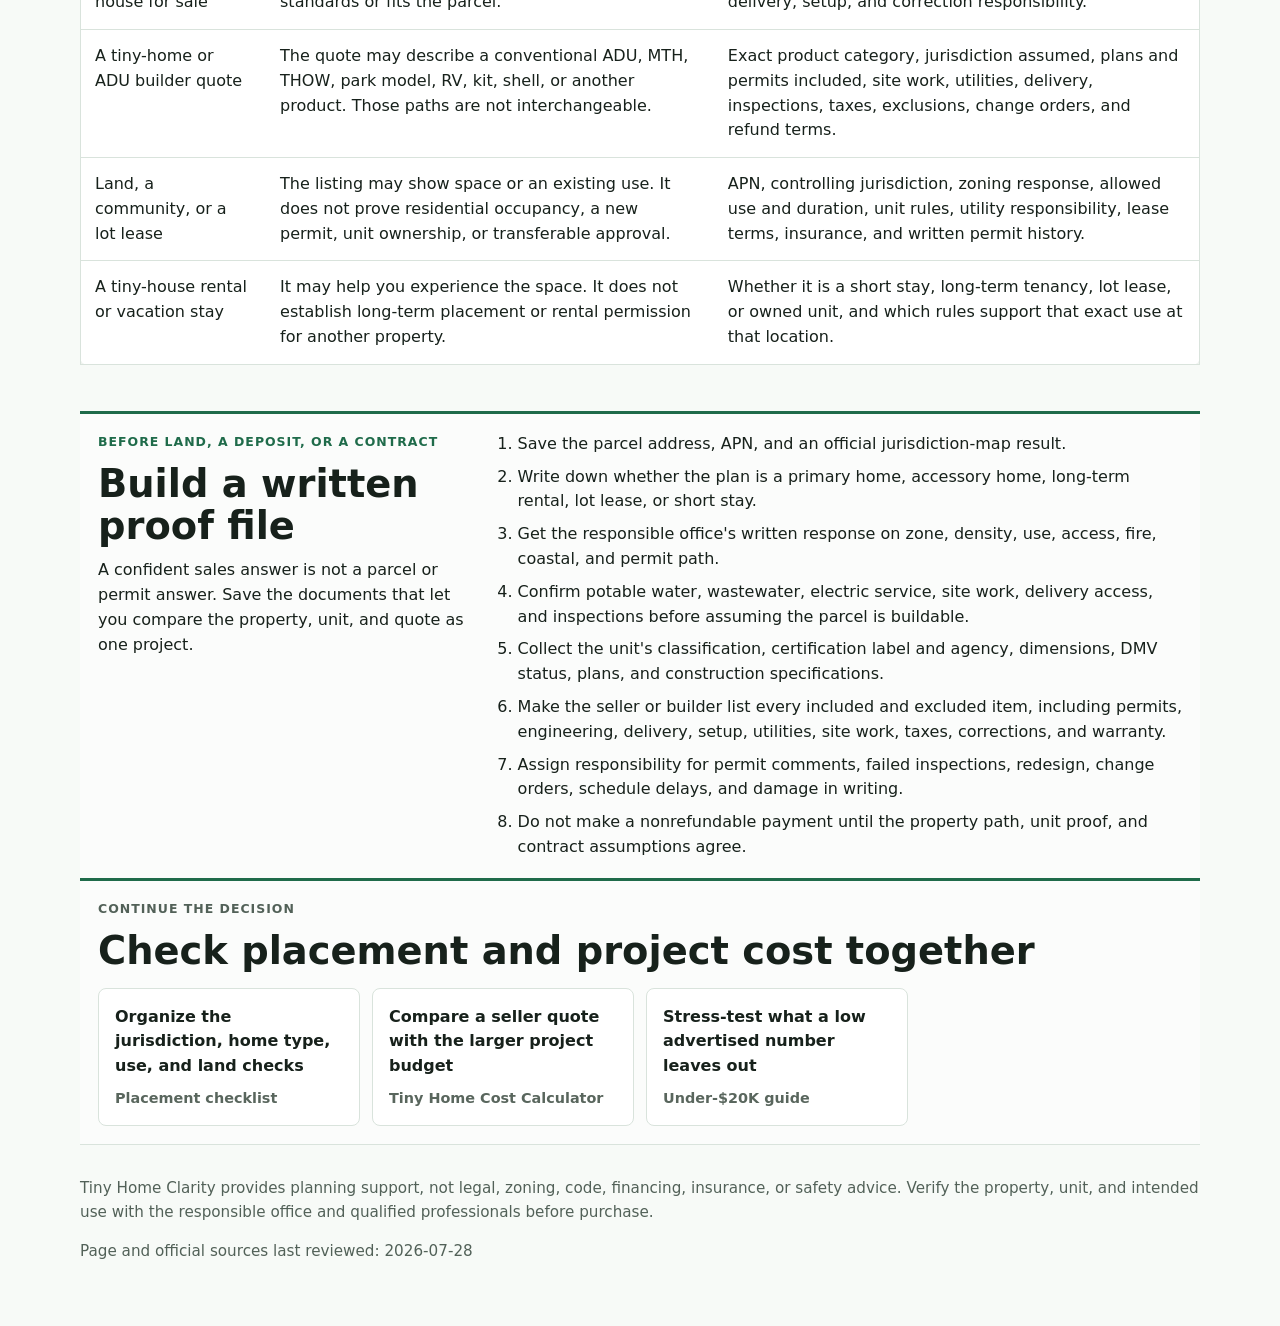
<file: site/san-diego-tiny-house-adu/index.html>
<!doctype html>
<html lang="en">
  <head>
    <meta charset="utf-8">
    <meta name="viewport" content="width=device-width, initial-scale=1">
    <title>Tiny Houses in San Diego: City vs County Rules | Tiny Home Clarity</title>
    <meta name="description" content="Start with the property jurisdiction. Compare the current City of San Diego movable-tiny-house path with the separate unincorporated County THOW path.">
    <link rel="canonical" href="https://tinyhomeclarity.com/san-diego-tiny-house-adu/">
    <link rel="stylesheet" href="../styles.css">
  </head>
  <body>
    <header class="site-header">
      <a class="brand" href="../" aria-label="Tiny Home Clarity home">Tiny Home Clarity</a>
      <nav class="site-nav" aria-label="Page navigation">
        <a href="#jurisdiction">Choose jurisdiction</a>
        <a href="#compare">Compare paths</a>
        <a href="#shopping">Check a claim</a>
        <a href="#checklist">Before you pay</a>
      </nav>
    </header>

    <main>
      <section class="support-hero san-diego-hero">
        <p class="eyebrow">San Diego tiny-house guide</p>
        <h1>Tiny Houses in San Diego: City or County?</h1>
        <p class="lede">The City of San Diego and unincorporated San Diego County have different official paths for a movable tiny house. Another incorporated city has its own rules. Confirm which government controls the parcel before buying land or a home.</p>
        <p class="freshness-label">Official sources checked: 2026-07-28</p>
      </section>

      <section id="jurisdiction" class="content-section jurisdiction-section" aria-labelledby="jurisdiction-title">
        <div class="section-heading">
          <p class="eyebrow">Choose your route</p>
          <h2 id="jurisdiction-title">Which office controls the property?</h2>
          <p>A San Diego mailing address or search result does not establish the land-use jurisdiction. Use the parcel address or APN.</p>
        </div>

        <div class="jurisdiction-routes">
          <a class="jurisdiction-route" href="#city-path">
            <span class="route-number" aria-hidden="true">1</span>
            <span>
              <strong>Inside the City of San Diego</strong>
              <small>Use current City Municipal Code section 141.0318 and City Development Services.</small>
            </span>
          </a>
          <a class="jurisdiction-route" href="#county-path">
            <span class="route-number" aria-hidden="true">2</span>
            <span>
              <strong>Unincorporated San Diego County</strong>
              <small>Use the County THOW determination and County Planning &amp; Development Services.</small>
            </span>
          </a>
          <a class="jurisdiction-route route-stop" href="#other-city">
            <span class="route-number" aria-hidden="true">3</span>
            <span>
              <strong>Another incorporated city</strong>
              <small>Stop. Neither summary below answers that city's placement or permit rules.</small>
            </span>
          </a>
        </div>

        <p class="route-help">Not sure? Check the <a href="https://gis-portal.sandiegocounty.gov/arcgis/home/webmap/viewer.html?webmap=61945f9d93a74a618ed55a16cffdc94c">County's official unincorporated-area map</a>, then save the result and confirm it with the responsible planning office.</p>
        <div class="term-decoder">
          <strong>Why the names change:</strong>
          <p>The City code calls its wheeled residential unit a <b>Movable Tiny House (MTH)</b>. County guidance uses <b>Tiny Home on Wheels (THOW)</b>. A seller's label does not place a unit into either path automatically, and a conventional ADU is a different construction path.</p>
        </div>
      </section>

      <section id="compare" class="content-section" aria-labelledby="compare-title">
        <div class="section-heading">
          <p class="eyebrow">Two different paths</p>
          <h2 id="compare-title">What changes between the City and County?</h2>
          <p>Both paths require a permit and parcel review. The possible use, unit standard, site filters, and responsible office are different.</p>
        </div>

        <div class="path-comparison">
          <article id="city-path" class="path-panel">
            <p class="scope-label">City of San Diego only</p>
            <h3>Movable Tiny House under section 141.0318</h3>
            <p class="path-answer">Possible path: the current City code regulates a Movable Tiny House as a limited use in eligible zones. It is a separate code section, not blanket ADU permission.</p>

            <dl class="path-facts">
              <div>
                <dt>Possible role</dt>
                <dd>One Movable Tiny House per premises, in addition to ADUs and JADUs allowed under the separate ADU section.</dd>
              </div>
              <div>
                <dt>Unit proof</dt>
                <dd>DMV license and registration plus NFPA 1192 or ANSI A119.5 certification from a recognized national certification body.</dd>
              </div>
              <div>
                <dt>Property filters</dt>
                <dd>An eligible zone, primary-dwelling context, right-of-way access, side or rear placement, separation, fire, brush-management, habitat, parking, and coastal conditions may matter.</dd>
              </div>
              <div>
                <dt>Utilities and use</dt>
                <dd>Water, sewer, and electric connections are required; natural gas is prohibited. A rental term cannot be shorter than 30 consecutive days.</dd>
              </div>
            </dl>

            <div class="question-callout">
              <strong>Ask City Development Services in writing</strong>
              <p>"Does section 141.0318 permit this exact Movable Tiny House on APN [number], and which zone, access, fire, coastal, utility, certification, and permit requirements apply?"</p>
            </div>

            <div class="source-block">
              <h4>Current official starting points</h4>
              <ul>
                <li><a href="https://docs.sandiego.gov/municode/MuniCodeChapter14/Ch14Art01Division03.pdf">Current Municipal Code section 141.0318</a> (July 2026 code PDF)</li>
                <li><a href="https://www.sandiego.gov/development-services/zoning">City zoning and ZAPP</a></li>
                <li><a href="https://www.sandiego.gov/sites/default/files/dsdib403.pdf">Information Bulletin 403</a> (dated October 2020; use current code where wording differs)</li>
              </ul>
            </div>

            <p class="confidence-note"><strong>Source confidence: High.</strong> The current City path is documented. Parcel, zone, unit, and permit eligibility are unverified.</p>
          </article>

          <article id="county-path" class="path-panel">
            <p class="scope-label">Unincorporated San Diego County only</p>
            <h3>Tiny Home on Wheels under the County determination</h3>
            <p class="path-answer">Possible path: since September 4, 2025, County guidance says a qualifying THOW may be used as a primary or accessory dwelling when the County's standards and permit requirements are met.</p>

            <dl class="path-facts">
              <div>
                <dt>Possible role</dt>
                <dd>Primary or accessory dwelling, subject to the property's allowed building type, density, setbacks, and other zoning rules.</dd>
              </div>
              <div>
                <dt>Unit proof</dt>
                <dd>ANSI A119.5 design and certification by an approved third-party agency, plus County-specific construction and fire requirements.</dd>
              </div>
              <div>
                <dt>Property filters</dt>
                <dd>Legal lot status, fire access, wastewater, potable water, flood, grading, stormwater, right-of-way, paved support, separation, and inspections may matter.</dd>
              </div>
              <div>
                <dt>Size and utilities</dt>
                <dd>The County publishes a 430-square-foot cap, one story, and a 16-foot maximum height. Approved electric, potable-water, and wastewater systems are required. A sleeping loft may be up to 150 square feet.</dd>
              </div>
            </dl>

            <div class="question-callout">
              <strong>Ask County PDS and Environmental Health in writing</strong>
              <p>"Is APN [number] in unincorporated County jurisdiction, and can this certified THOW be reviewed as a primary or accessory dwelling with the site's zoning, density, fire access, water, and wastewater conditions?"</p>
            </div>

            <div class="source-block">
              <h4>Current official starting points</h4>
              <ul>
                <li><a href="https://www.sandiegocounty.gov/content/sdc/pds/bldg/THOW.html">County Tiny Homes on Wheels guidance</a></li>
                <li><a href="https://www.sandiegocounty.gov/content/dam/sdc/pds/bldg/THOW.pdf">PDS Director's Determination</a> (September 4, 2025)</li>
                <li><a href="https://www.sandiegocounty.gov/content/dam/sdc/deh/lwqd/tinyhomesonwheelsFAQs.pdf">County water and wastewater FAQ</a> (revised March 30, 2026)</li>
              </ul>
            </div>

            <p class="confidence-note"><strong>Source confidence: High.</strong> The current County path is documented. Parcel, density, water, wastewater, fire, unit, and permit eligibility are unverified.</p>
          </article>
        </div>

        <div id="other-city" class="warning-panel route-boundary">
          <strong>If the parcel is in another incorporated city, stop here.</strong>
          <p>The County THOW determination does not control incorporated cities, and City of San Diego code does not control another city. Ask that city's planning or building office for the rule that applies to the exact unit and intended use.</p>
        </div>
      </section>

      <section id="shopping" class="content-section" aria-labelledby="shopping-title">
        <div class="section-heading">
          <p class="eyebrow">Listings, builders, communities, and stays</p>
          <h2 id="shopping-title">What a search result does not prove</h2>
          <p>Broad San Diego searches mix products, services, land, communities, and vacation stays. Treat them as leads until the jurisdiction and written proof match your plan.</p>
        </div>

        <div class="table-wrap">
          <table class="claim-table">
            <thead>
              <tr>
                <th>What you found</th>
                <th>What it may tell you</th>
                <th>What to get before paying</th>
              </tr>
            </thead>
            <tbody>
              <tr>
                <td>A THOW or movable tiny house for sale</td>
                <td>The product may have a label or certification. That does not prove it meets the selected jurisdiction's standards or fits the parcel.</td>
                <td>Certification standard and agency, dimensions, DMV status, construction details, utility design, warranty, delivery, setup, and correction responsibility.</td>
              </tr>
              <tr>
                <td>A tiny-home or ADU builder quote</td>
                <td>The quote may describe a conventional ADU, MTH, THOW, park model, RV, kit, shell, or another product. Those paths are not interchangeable.</td>
                <td>Exact product category, jurisdiction assumed, plans and permits included, site work, utilities, delivery, inspections, taxes, exclusions, change orders, and refund terms.</td>
              </tr>
              <tr>
                <td>Land, a community, or a lot lease</td>
                <td>The listing may show space or an existing use. It does not prove residential occupancy, a new permit, unit ownership, or transferable approval.</td>
                <td>APN, controlling jurisdiction, zoning response, allowed use and duration, unit rules, utility responsibility, lease terms, insurance, and written permit history.</td>
              </tr>
              <tr>
                <td>A tiny-house rental or vacation stay</td>
                <td>It may help you experience the space. It does not establish long-term placement or rental permission for another property.</td>
                <td>Whether it is a short stay, long-term tenancy, lot lease, or owned unit, and which rules support that exact use at that location.</td>
              </tr>
            </tbody>
          </table>
        </div>
      </section>

      <section id="checklist" class="content-section checklist-section" aria-labelledby="checklist-title">
        <div>
          <p class="eyebrow">Before land, a deposit, or a contract</p>
          <h2 id="checklist-title">Build a written proof file</h2>
          <p>A confident sales answer is not a parcel or permit answer. Save the documents that let you compare the property, unit, and quote as one project.</p>
        </div>
        <ol class="number-list">
          <li>Save the parcel address, APN, and an official jurisdiction-map result.</li>
          <li>Write down whether the plan is a primary home, accessory home, long-term rental, lot lease, or short stay.</li>
          <li>Get the responsible office's written response on zone, density, use, access, fire, coastal, and permit path.</li>
          <li>Confirm potable water, wastewater, electric service, site work, delivery access, and inspections before assuming the parcel is buildable.</li>
          <li>Collect the unit's classification, certification label and agency, dimensions, DMV status, plans, and construction specifications.</li>
          <li>Make the seller or builder list every included and excluded item, including permits, engineering, delivery, setup, utilities, site work, taxes, corrections, and warranty.</li>
          <li>Assign responsibility for permit comments, failed inspections, redesign, change orders, schedule delays, and damage in writing.</li>
          <li>Do not make a nonrefundable payment until the property path, unit proof, and contract assumptions agree.</li>
        </ol>
      </section>

      <section class="content-section next-links" aria-labelledby="next-title">
        <p class="eyebrow">Continue the decision</p>
        <h2 id="next-title">Check placement and project cost together</h2>
        <div class="planned-grid decision-links">
          <a href="../#tool">Organize the jurisdiction, home type, use, and land checks <span>Placement checklist</span></a>
          <a href="../tiny-home-cost-calculator/">Compare a seller quote with the larger project budget <span>Tiny Home Cost Calculator</span></a>
          <a href="../tiny-house-under-20k/">Stress-test what a low advertised number leaves out <span>Under-$20K guide</span></a>
        </div>
      </section>
    </main>

    <footer class="site-footer">
      <p>Tiny Home Clarity provides planning support, not legal, zoning, code, financing, insurance, or safety advice. Verify the property, unit, and intended use with the responsible office and qualified professionals before purchase.</p>
      <p>Page and official sources last reviewed: 2026-07-28</p>
    </footer>
  </body>
</html>
</file>
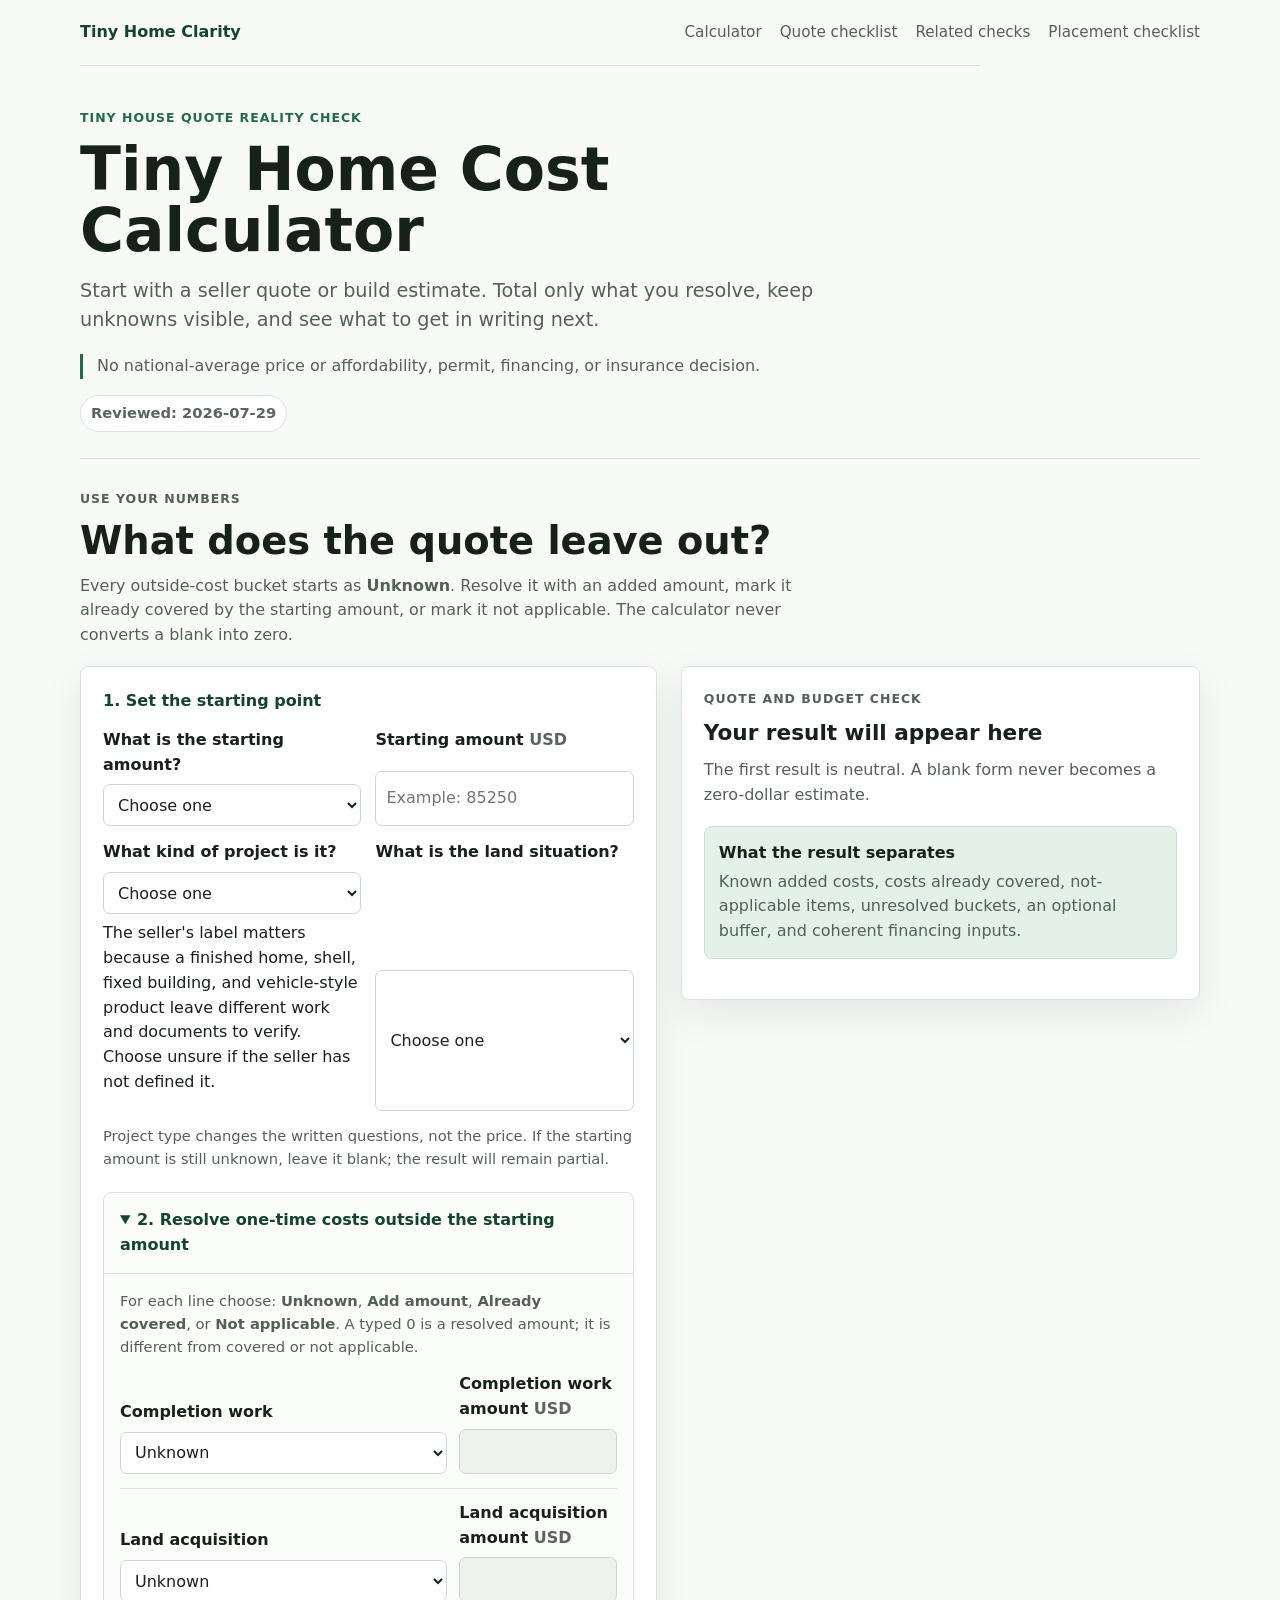
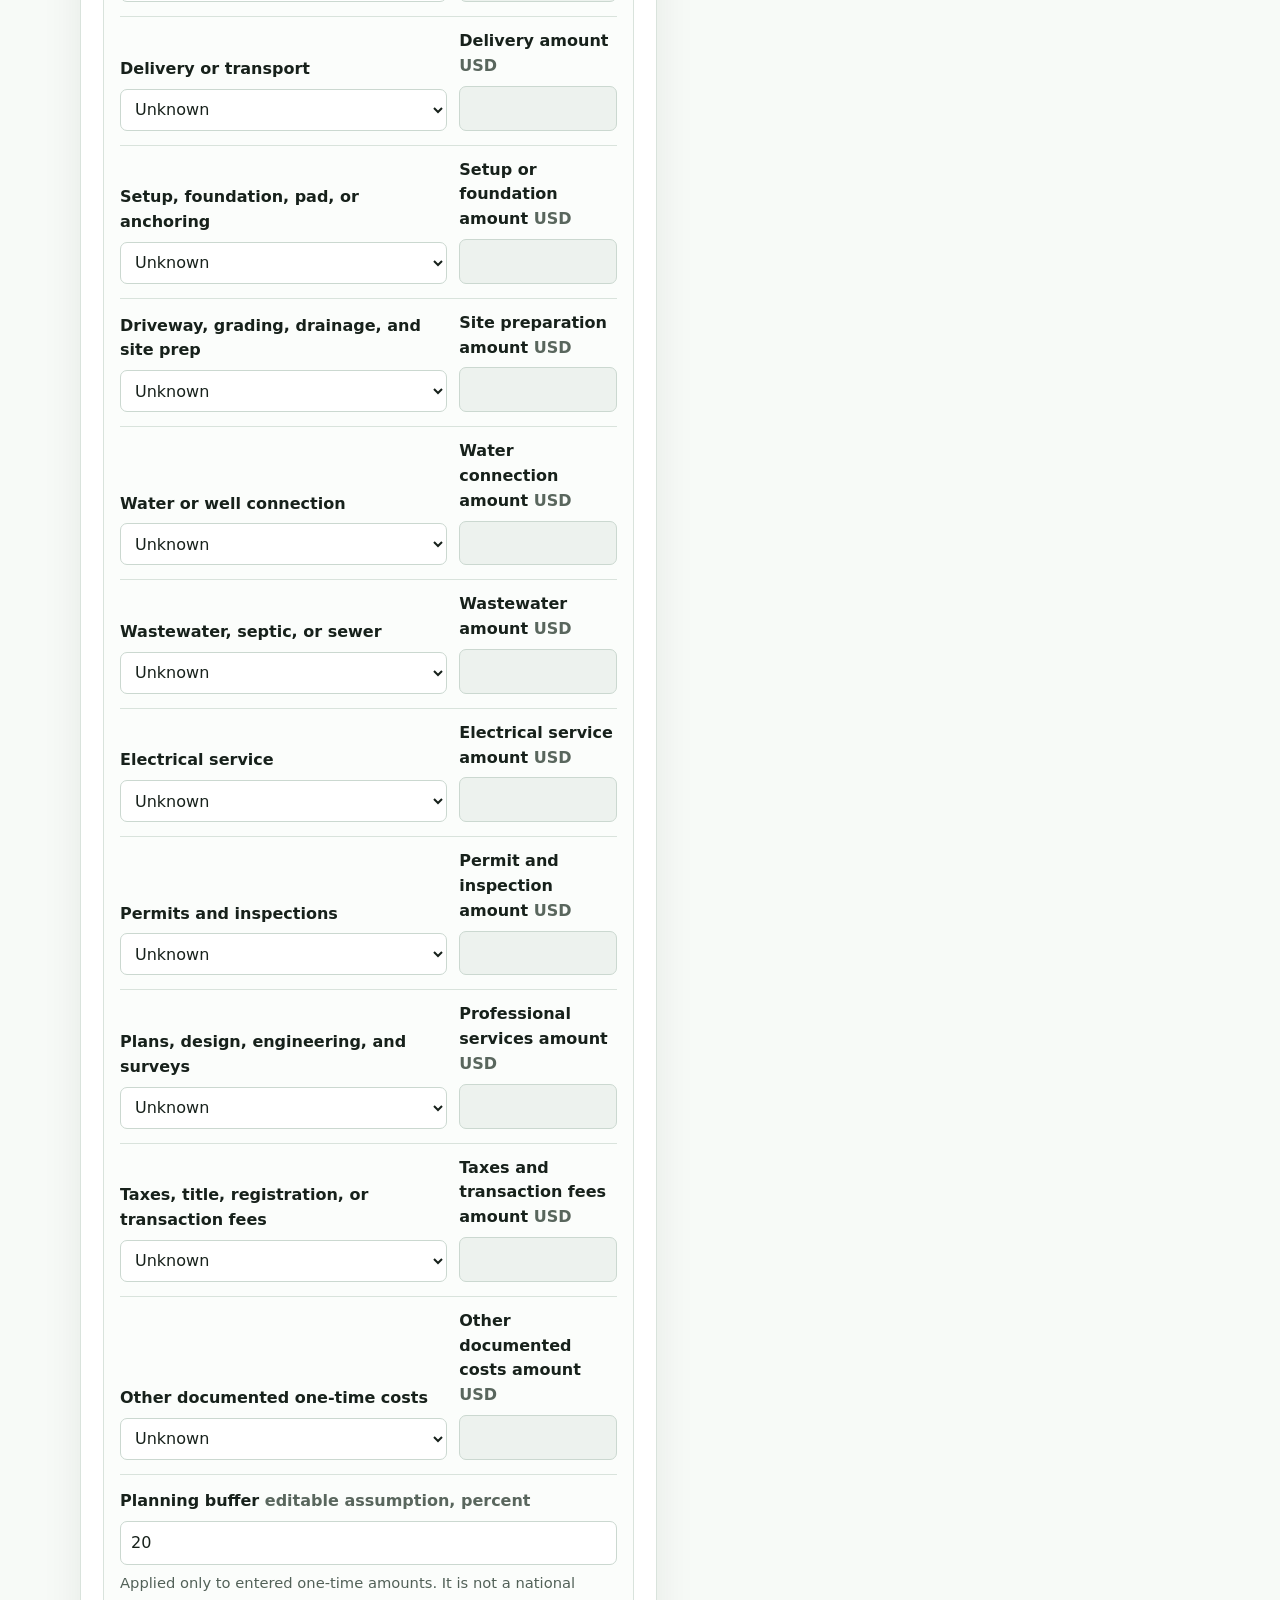
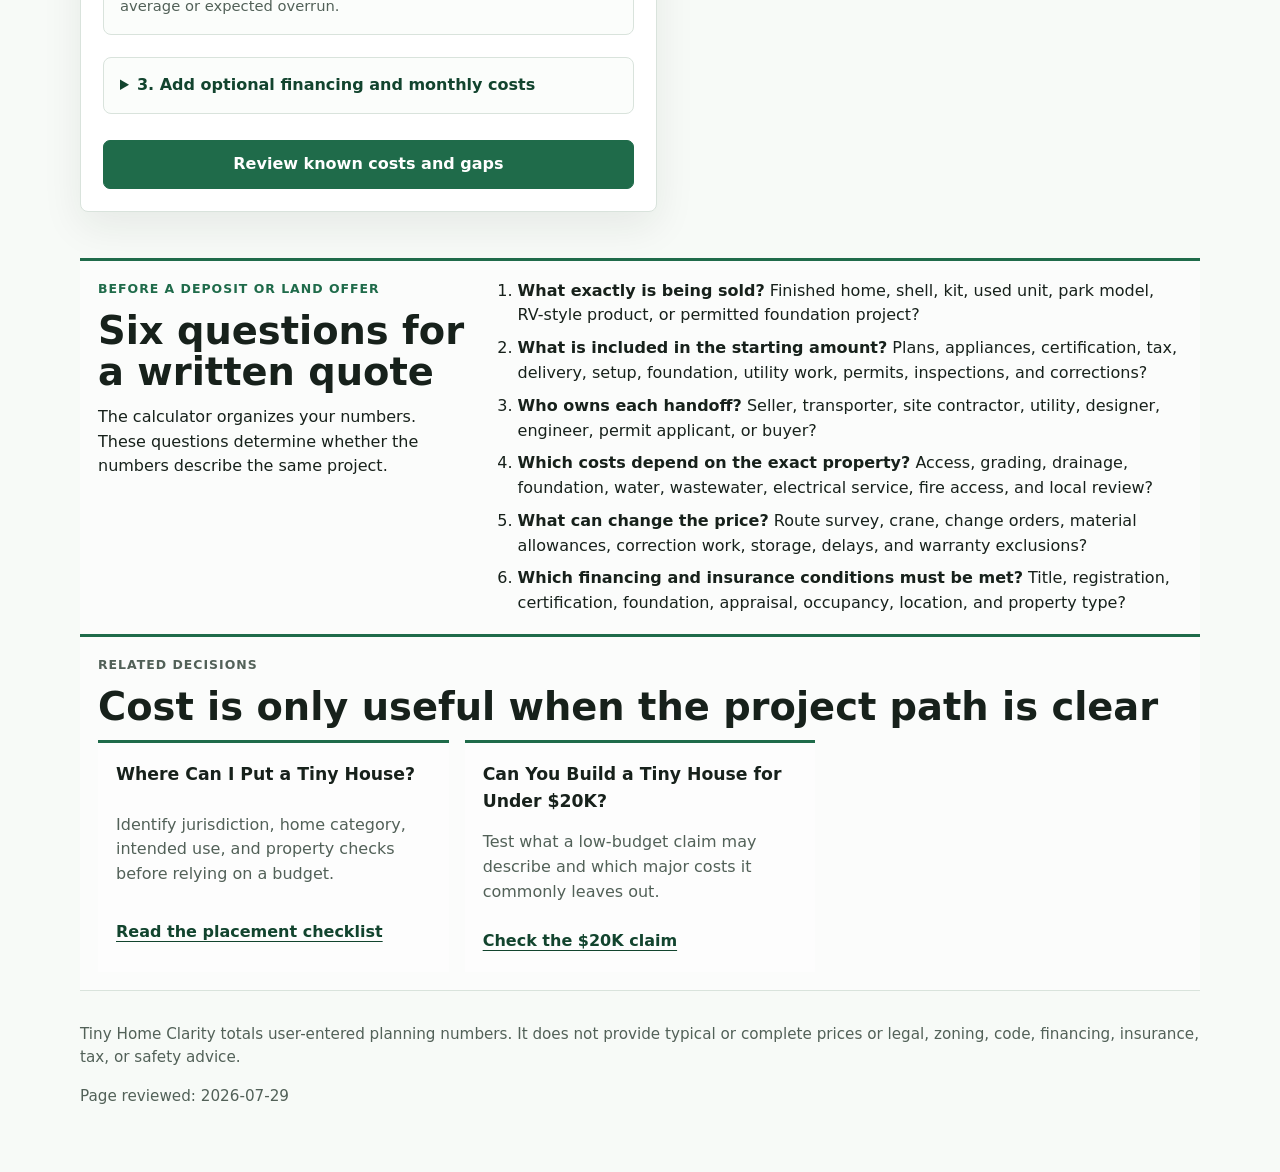
<file: site/tiny-home-cost-calculator/index.html>
<!doctype html>
<html lang="en">
  <head>
    <meta charset="utf-8">
    <meta name="viewport" content="width=device-width, initial-scale=1">
    <title>Tiny Home Cost Calculator: Reality Check Before You Buy | Tiny Home Clarity</title>
    <meta name="description" content="Compare a tiny home quote with known project costs, keep unknowns visible, and see which written estimates you need before buying.">
    <link rel="canonical" href="https://tinyhomeclarity.com/tiny-home-cost-calculator/">
    <link rel="stylesheet" href="../styles.css">
  </head>
  <body>
    <header class="site-header">
      <a class="brand" href="../" aria-label="Tiny Home Clarity home">Tiny Home Clarity</a>
      <nav class="site-nav" aria-label="Page sections">
        <a href="#calculator">Calculator</a>
        <a href="#checklist">Quote checklist</a>
        <a href="#related">Related checks</a>
        <a href="../#tool">Placement checklist</a>
      </nav>
    </header>

    <main>
      <section class="support-hero calculator-hero">
        <p class="eyebrow">Tiny house quote reality check</p>
        <h1>Tiny Home Cost Calculator</h1>
        <p class="lede">Start with a seller quote or build estimate. Total only what you resolve, keep unknowns visible, and see what to get in writing next.</p>
        <p class="calculator-boundary">No national-average price or affordability, permit, financing, or insurance decision.</p>
        <p class="freshness-label">Reviewed: 2026-07-29</p>
      </section>

      <section id="calculator" class="tool-section calculator-section" aria-labelledby="calculator-title">
        <div class="section-heading calculator-heading">
          <p class="eyebrow">Use your numbers</p>
          <h2 id="calculator-title">What does the quote leave out?</h2>
          <p>Every outside-cost bucket starts as <strong>Unknown</strong>. Resolve it with an added amount, mark it already covered by the starting amount, or mark it not applicable. The calculator never converts a blank into zero.</p>
        </div>

        <div class="tool-grid calculator-grid">
          <form id="cost-form" class="form-card calculator-form">
            <div class="form-group">
              <p class="calculator-step-title">1. Set the starting point</p>
              <div class="cost-input-grid">
                <div class="field-row">
                  <label for="starting-mode">What is the starting amount?</label>
                  <select id="starting-mode" name="starting-mode">
                    <option value="">Choose one</option>
                    <option value="quote">Seller or builder quote</option>
                    <option value="estimate">My itemized build estimate</option>
                  </select>
                </div>
                <div class="field-row">
                  <label for="starting-amount">Starting amount <span>USD</span></label>
                  <input id="starting-amount" name="starting-amount" type="number" min="0" step="0.01" inputmode="decimal" placeholder="Example: 85250">
                </div>
                <div class="field-row">
                  <label for="project-type">What kind of project is it?</label>
                  <select id="project-type" name="project-type" aria-describedby="project-type-help">
                    <option value="">Choose one</option>
                    <option value="finished">Finished home - built and finished by the seller or builder</option>
                    <option value="shell">Shell or kit - structure or parts you still finish</option>
                    <option value="diy">DIY - you manage the materials and labor</option>
                    <option value="used">Used tiny home - an existing unit from a prior owner</option>
                    <option value="foundation">Foundation home or ADU - a fixed building on a property</option>
                    <option value="park">Park model or RV-style - a vehicle or recreation category</option>
                    <option value="unsure">I am not sure yet</option>
                  </select>
                  <p id="project-type-help" class="field-help">The seller's label matters because a finished home, shell, fixed building, and vehicle-style product leave different work and documents to verify. Choose unsure if the seller has not defined it.</p>
                </div>
                <div class="field-row">
                  <label for="land-status">What is the land situation?</label>
                  <select id="land-status" name="land-status">
                    <option value="">Choose one</option>
                    <option value="buying">Buying land for this project</option>
                    <option value="owned">Land already owned / outside this estimate</option>
                    <option value="renting">Renting a lot or community space</option>
                    <option value="unknown">Not decided</option>
                  </select>
                </div>
              </div>
              <p class="input-help">Project type changes the written questions, not the price. If the starting amount is still unknown, leave it blank; the result will remain partial.</p>
            </div>

            <details class="calculator-details" open>
              <summary>2. Resolve one-time costs outside the starting amount</summary>
              <div class="details-body">
                <p id="bucket-rule" class="input-help">For each line choose: <strong>Unknown</strong>, <strong>Add amount</strong>, <strong>Already covered</strong>, or <strong>Not applicable</strong>. A typed 0 is a resolved amount; it is different from covered or not applicable.</p>

                <div class="cost-line">
                  <div class="field-row">
                    <label for="completion-status">Completion work</label>
                    <select id="completion-status" name="completion-status">
                      <option value="unknown">Unknown</option>
                      <option value="amount">Add amount</option>
                      <option value="included">Already covered by starting amount</option>
                      <option value="na">Not applicable</option>
                    </select>
                  </div>
                  <div class="field-row">
                    <label for="completion">Completion work amount <span>USD</span></label>
                    <input id="completion" name="completion" type="number" min="0" step="0.01" inputmode="decimal" disabled>
                  </div>
                </div>

                <div class="cost-line">
                  <div class="field-row">
                    <label for="land-cost-status">Land acquisition</label>
                    <select id="land-cost-status" name="land-cost-status">
                      <option value="unknown">Unknown</option>
                      <option value="amount">Add amount</option>
                      <option value="included">Already covered by starting amount</option>
                      <option value="na">Not applicable</option>
                    </select>
                  </div>
                  <div class="field-row">
                    <label for="land">Land acquisition amount <span>USD</span></label>
                    <input id="land" name="land" type="number" min="0" step="0.01" inputmode="decimal" disabled>
                  </div>
                </div>

                <div class="cost-line">
                  <div class="field-row">
                    <label for="delivery-status">Delivery or transport</label>
                    <select id="delivery-status" name="delivery-status">
                      <option value="unknown">Unknown</option>
                      <option value="amount">Add amount</option>
                      <option value="included">Already covered by starting amount</option>
                      <option value="na">Not applicable</option>
                    </select>
                  </div>
                  <div class="field-row">
                    <label for="delivery">Delivery amount <span>USD</span></label>
                    <input id="delivery" name="delivery" type="number" min="0" step="0.01" inputmode="decimal" disabled>
                  </div>
                </div>

                <div class="cost-line">
                  <div class="field-row">
                    <label for="foundation-status">Setup, foundation, pad, or anchoring</label>
                    <select id="foundation-status" name="foundation-status">
                      <option value="unknown">Unknown</option>
                      <option value="amount">Add amount</option>
                      <option value="included">Already covered by starting amount</option>
                      <option value="na">Not applicable</option>
                    </select>
                  </div>
                  <div class="field-row">
                    <label for="foundation">Setup or foundation amount <span>USD</span></label>
                    <input id="foundation" name="foundation" type="number" min="0" step="0.01" inputmode="decimal" disabled>
                  </div>
                </div>

                <div class="cost-line">
                  <div class="field-row">
                    <label for="site-prep-status">Driveway, grading, drainage, and site prep</label>
                    <select id="site-prep-status" name="site-prep-status">
                      <option value="unknown">Unknown</option>
                      <option value="amount">Add amount</option>
                      <option value="included">Already covered by starting amount</option>
                      <option value="na">Not applicable</option>
                    </select>
                  </div>
                  <div class="field-row">
                    <label for="site-prep">Site preparation amount <span>USD</span></label>
                    <input id="site-prep" name="site-prep" type="number" min="0" step="0.01" inputmode="decimal" disabled>
                  </div>
                </div>

                <div class="cost-line">
                  <div class="field-row">
                    <label for="water-status">Water or well connection</label>
                    <select id="water-status" name="water-status">
                      <option value="unknown">Unknown</option>
                      <option value="amount">Add amount</option>
                      <option value="included">Already covered by starting amount</option>
                      <option value="na">Not applicable</option>
                    </select>
                  </div>
                  <div class="field-row">
                    <label for="water">Water connection amount <span>USD</span></label>
                    <input id="water" name="water" type="number" min="0" step="0.01" inputmode="decimal" disabled>
                  </div>
                </div>

                <div class="cost-line">
                  <div class="field-row">
                    <label for="wastewater-status">Wastewater, septic, or sewer</label>
                    <select id="wastewater-status" name="wastewater-status">
                      <option value="unknown">Unknown</option>
                      <option value="amount">Add amount</option>
                      <option value="included">Already covered by starting amount</option>
                      <option value="na">Not applicable</option>
                    </select>
                  </div>
                  <div class="field-row">
                    <label for="wastewater">Wastewater amount <span>USD</span></label>
                    <input id="wastewater" name="wastewater" type="number" min="0" step="0.01" inputmode="decimal" disabled>
                  </div>
                </div>

                <div class="cost-line">
                  <div class="field-row">
                    <label for="electric-status">Electrical service</label>
                    <select id="electric-status" name="electric-status">
                      <option value="unknown">Unknown</option>
                      <option value="amount">Add amount</option>
                      <option value="included">Already covered by starting amount</option>
                      <option value="na">Not applicable</option>
                    </select>
                  </div>
                  <div class="field-row">
                    <label for="electric">Electrical service amount <span>USD</span></label>
                    <input id="electric" name="electric" type="number" min="0" step="0.01" inputmode="decimal" disabled>
                  </div>
                </div>

                <div class="cost-line">
                  <div class="field-row">
                    <label for="permits-status">Permits and inspections</label>
                    <select id="permits-status" name="permits-status">
                      <option value="unknown">Unknown</option>
                      <option value="amount">Add amount</option>
                      <option value="included">Already covered by starting amount</option>
                      <option value="na">Not applicable</option>
                    </select>
                  </div>
                  <div class="field-row">
                    <label for="permits">Permit and inspection amount <span>USD</span></label>
                    <input id="permits" name="permits" type="number" min="0" step="0.01" inputmode="decimal" disabled>
                  </div>
                </div>

                <div class="cost-line">
                  <div class="field-row">
                    <label for="professional-status">Plans, design, engineering, and surveys</label>
                    <select id="professional-status" name="professional-status">
                      <option value="unknown">Unknown</option>
                      <option value="amount">Add amount</option>
                      <option value="included">Already covered by starting amount</option>
                      <option value="na">Not applicable</option>
                    </select>
                  </div>
                  <div class="field-row">
                    <label for="professional">Professional services amount <span>USD</span></label>
                    <input id="professional" name="professional" type="number" min="0" step="0.01" inputmode="decimal" disabled>
                  </div>
                </div>

                <div class="cost-line">
                  <div class="field-row">
                    <label for="taxes-status">Taxes, title, registration, or transaction fees</label>
                    <select id="taxes-status" name="taxes-status">
                      <option value="unknown">Unknown</option>
                      <option value="amount">Add amount</option>
                      <option value="included">Already covered by starting amount</option>
                      <option value="na">Not applicable</option>
                    </select>
                  </div>
                  <div class="field-row">
                    <label for="taxes">Taxes and transaction fees amount <span>USD</span></label>
                    <input id="taxes" name="taxes" type="number" min="0" step="0.01" inputmode="decimal" disabled>
                  </div>
                </div>

                <div class="cost-line">
                  <div class="field-row">
                    <label for="other-status">Other documented one-time costs</label>
                    <select id="other-status" name="other-status">
                      <option value="unknown">Unknown</option>
                      <option value="amount">Add amount</option>
                      <option value="included">Already covered by starting amount</option>
                      <option value="na">Not applicable</option>
                    </select>
                  </div>
                  <div class="field-row">
                    <label for="other">Other documented costs amount <span>USD</span></label>
                    <input id="other" name="other" type="number" min="0" step="0.01" inputmode="decimal" disabled>
                  </div>
                </div>

                <div class="field-row contingency-row">
                  <label for="contingency">Planning buffer <span>editable assumption, percent</span></label>
                  <input id="contingency" name="contingency" type="number" min="0" step="0.01" value="20" inputmode="decimal">
                  <p class="input-help">Applied only to entered one-time amounts. It is not a national average or expected overrun.</p>
                </div>
              </div>
            </details>

            <details class="calculator-details">
              <summary>3. Add optional financing and monthly costs</summary>
              <div class="details-body">
                <p class="input-help">These fields do not determine whether the project-cost buckets are resolved. A loan payment appears only when amount, annual rate, and term are all entered; an explicit 0% rate is valid.</p>
                <div class="cost-input-grid">
                  <div class="field-row">
                    <label for="loan-amount">Loan amount <span>USD</span></label>
                    <input id="loan-amount" name="loan-amount" type="number" min="0" step="0.01" inputmode="decimal">
                  </div>
                  <div class="field-row">
                    <label for="interest-rate">Annual interest rate <span>percent</span></label>
                    <input id="interest-rate" name="interest-rate" type="number" min="0" step="0.01" inputmode="decimal">
                  </div>
                  <div class="field-row">
                    <label for="loan-term">Loan term <span>years</span></label>
                    <input id="loan-term" name="loan-term" type="number" min="1" step="1" inputmode="numeric">
                  </div>
                  <div class="field-row">
                    <label for="insurance">Monthly insurance <span>USD</span></label>
                    <input id="insurance" name="insurance" type="number" min="0" step="0.01" inputmode="decimal">
                  </div>
                  <div class="field-row">
                    <label for="lot-rent">Monthly lot or community rent <span>USD</span></label>
                    <input id="lot-rent" name="lot-rent" type="number" min="0" step="0.01" inputmode="decimal" disabled>
                    <p class="field-help">Available only when the land situation is renting a lot or community space.</p>
                  </div>
                </div>
              </div>
            </details>

            <button class="button primary full" type="submit">Review known costs and gaps</button>
          </form>

          <section id="cost-result" class="result-panel calculator-result" aria-live="polite" aria-labelledby="result-title">
            <p class="eyebrow">Quote and budget check</p>
            <h2 id="result-title" tabindex="-1">Your result will appear here</h2>
            <p>The first result is neutral. A blank form never becomes a zero-dollar estimate.</p>
            <div class="empty-state">
              <strong>What the result separates</strong>
              <span>Known added costs, costs already covered, not-applicable items, unresolved buckets, an optional buffer, and coherent financing inputs.</span>
            </div>
          </section>
        </div>
      </section>

      <section id="checklist" class="content-section checklist-section" aria-labelledby="checklist-title">
        <div>
          <p class="eyebrow">Before a deposit or land offer</p>
          <h2 id="checklist-title">Six questions for a written quote</h2>
          <p>The calculator organizes your numbers. These questions determine whether the numbers describe the same project.</p>
        </div>
        <ol class="number-list">
          <li><strong>What exactly is being sold?</strong> Finished home, shell, kit, used unit, park model, RV-style product, or permitted foundation project?</li>
          <li><strong>What is included in the starting amount?</strong> Plans, appliances, certification, tax, delivery, setup, foundation, utility work, permits, inspections, and corrections?</li>
          <li><strong>Who owns each handoff?</strong> Seller, transporter, site contractor, utility, designer, engineer, permit applicant, or buyer?</li>
          <li><strong>Which costs depend on the exact property?</strong> Access, grading, drainage, foundation, water, wastewater, electrical service, fire access, and local review?</li>
          <li><strong>What can change the price?</strong> Route survey, crane, change orders, material allowances, correction work, storage, delays, and warranty exclusions?</li>
          <li><strong>Which financing and insurance conditions must be met?</strong> Title, registration, certification, foundation, appraisal, occupancy, location, and property type?</li>
        </ol>
      </section>

      <section id="related" class="content-section next-links" aria-labelledby="related-title">
        <p class="eyebrow">Related decisions</p>
        <h2 id="related-title">Cost is only useful when the project path is clear</h2>
        <div class="support-grid calculator-related" aria-label="Related pages">
          <article>
            <h3>Where Can I Put a Tiny House?</h3>
            <p>Identify jurisdiction, home category, intended use, and property checks before relying on a budget.</p>
            <a href="../#tool">Read the placement checklist</a>
          </article>
          <article>
            <h3>Can You Build a Tiny House for Under $20K?</h3>
            <p>Test what a low-budget claim may describe and which major costs it commonly leaves out.</p>
            <a href="../tiny-house-under-20k/">Check the $20K claim</a>
          </article>
        </div>
      </section>
    </main>

    <footer class="site-footer">
      <p>Tiny Home Clarity totals user-entered planning numbers. It does not provide typical or complete prices or legal, zoning, code, financing, insurance, tax, or safety advice.</p>
      <p>Page reviewed: 2026-07-29</p>
    </footer>

    <script type="module" src="./calculator.js"></script>
  </body>
</html>
</file>
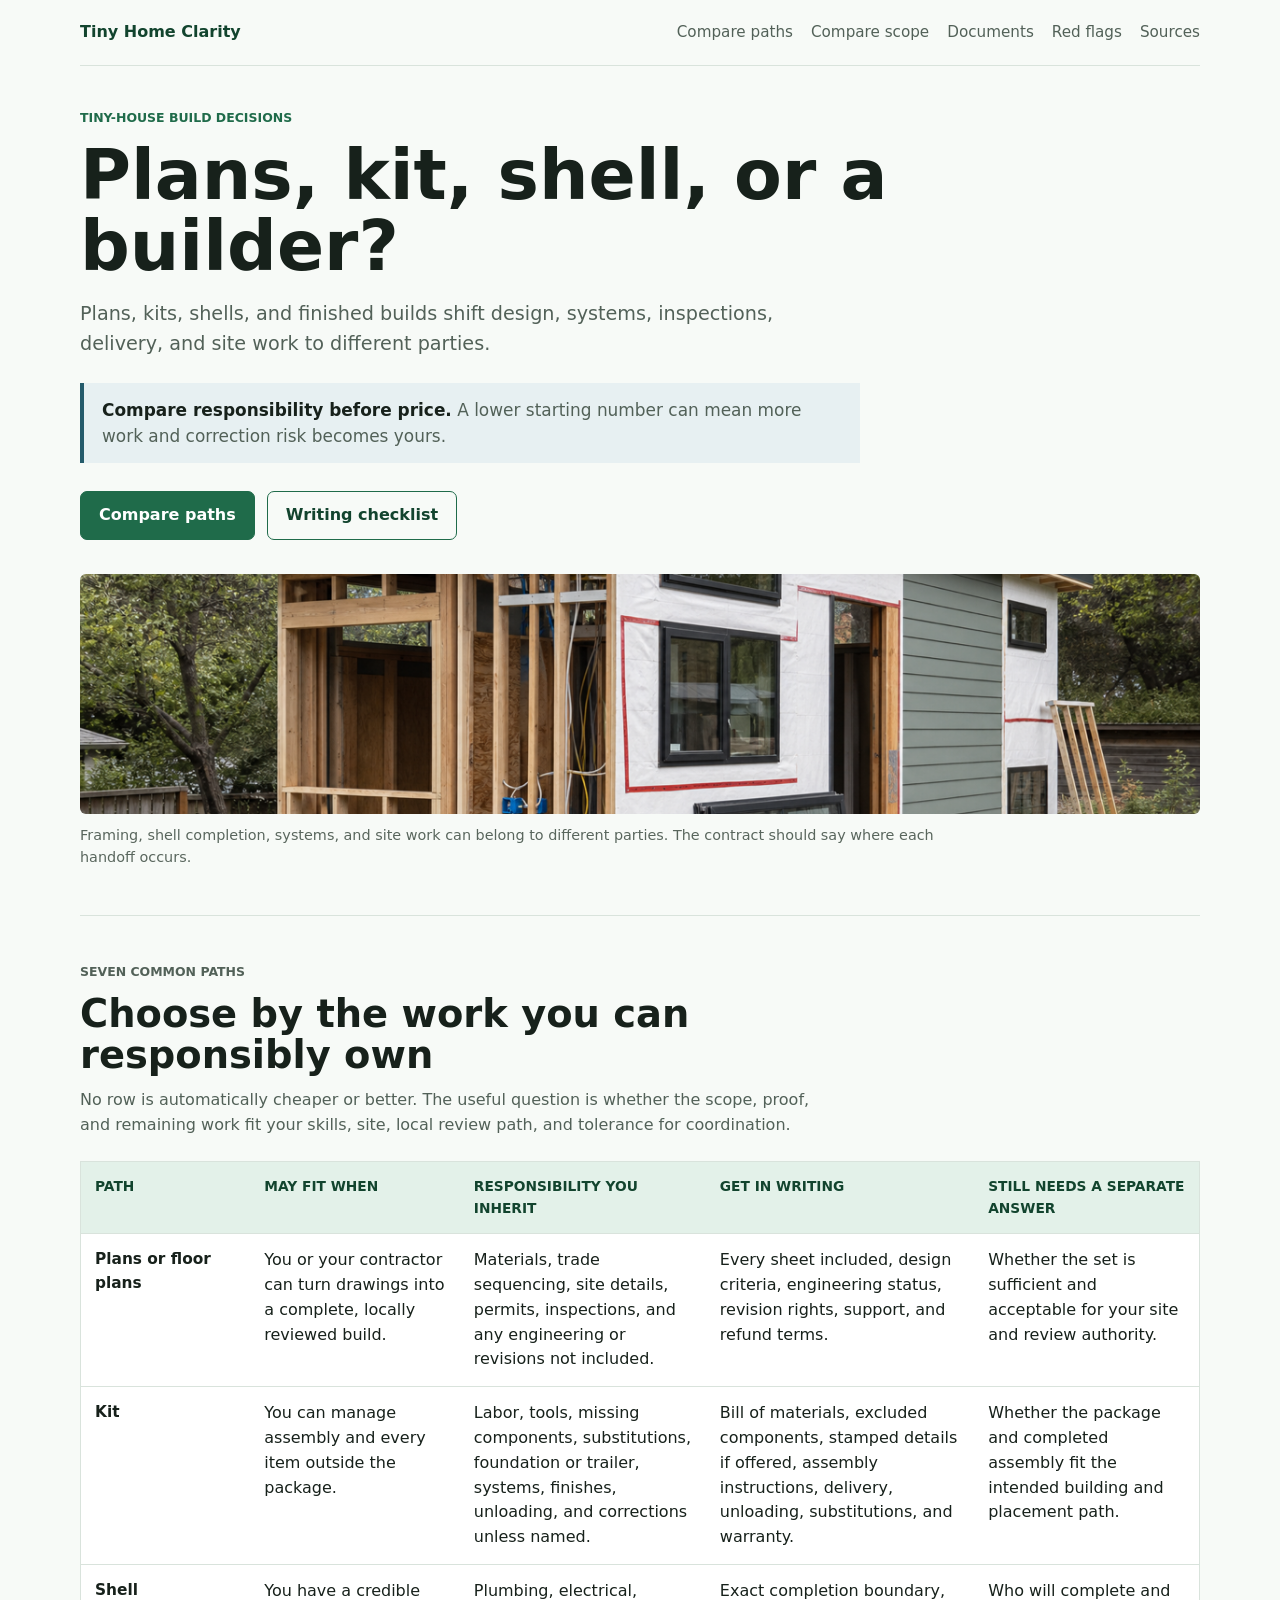
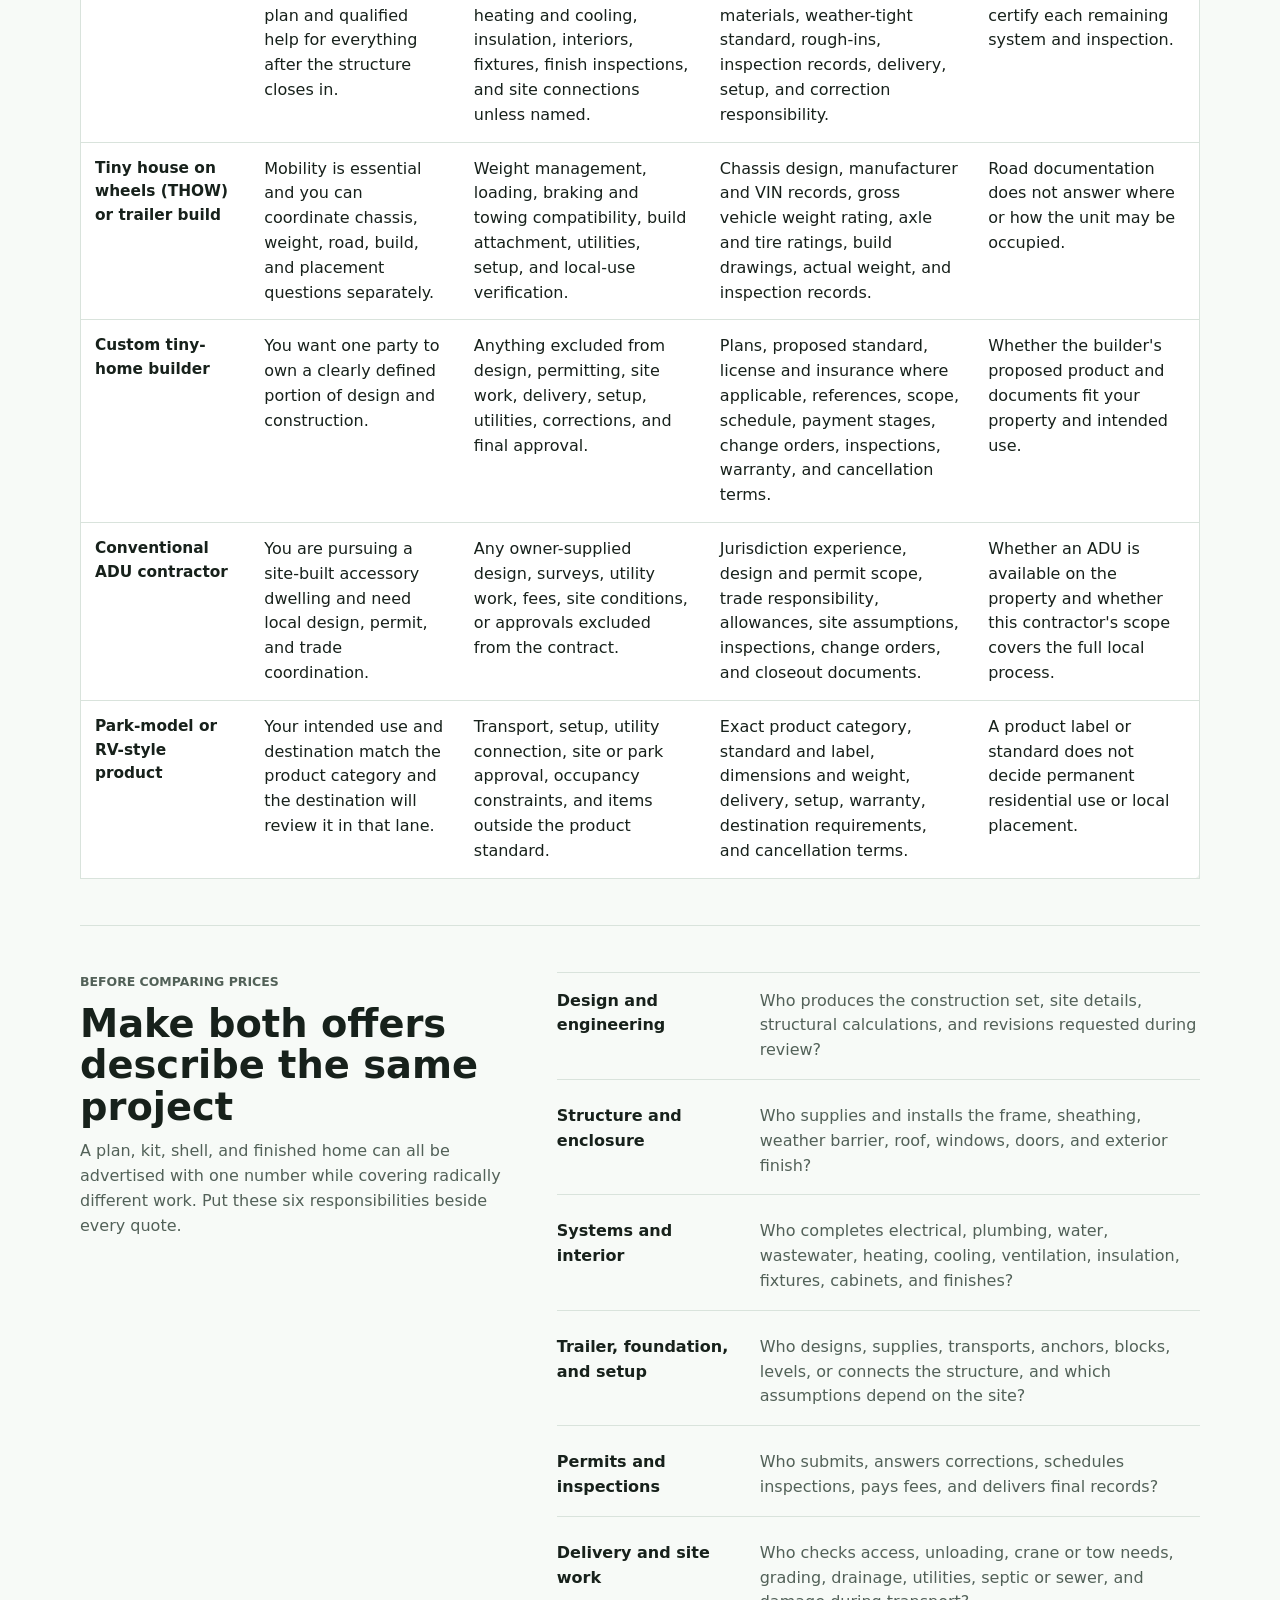
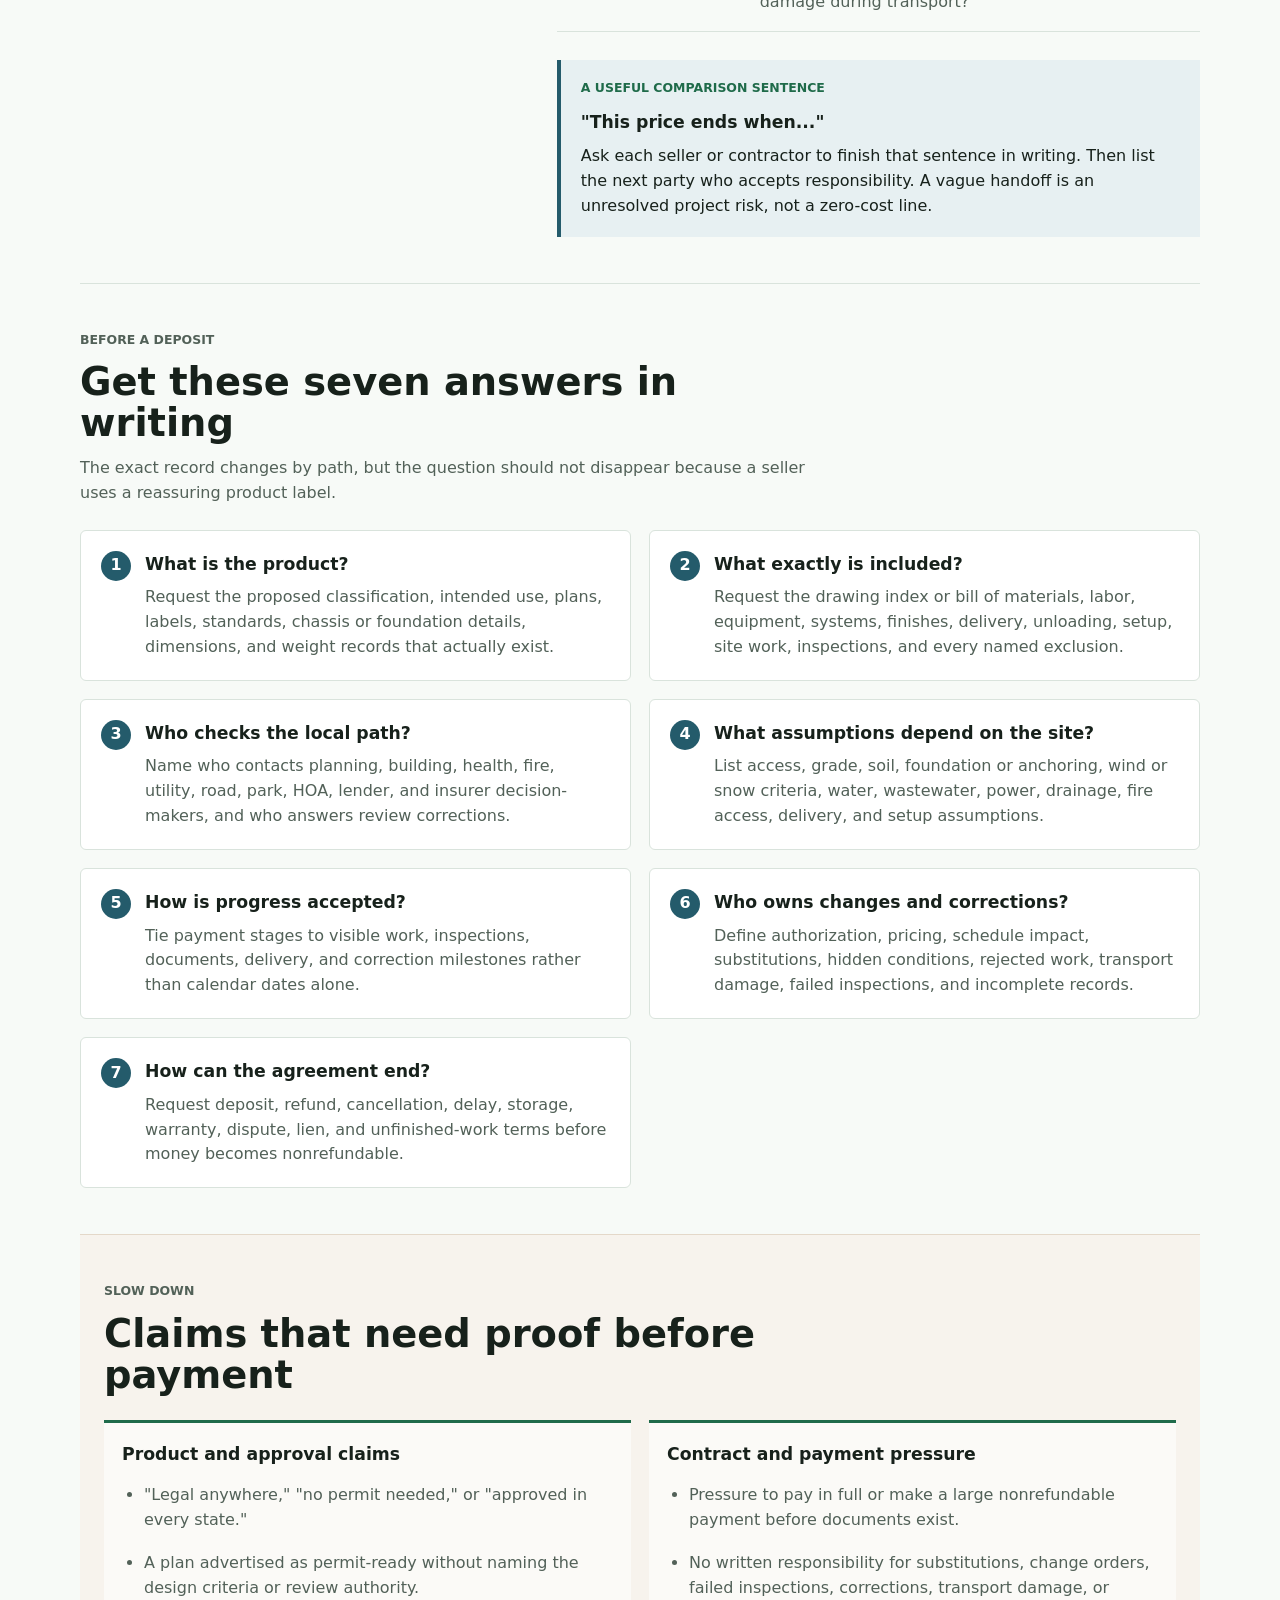
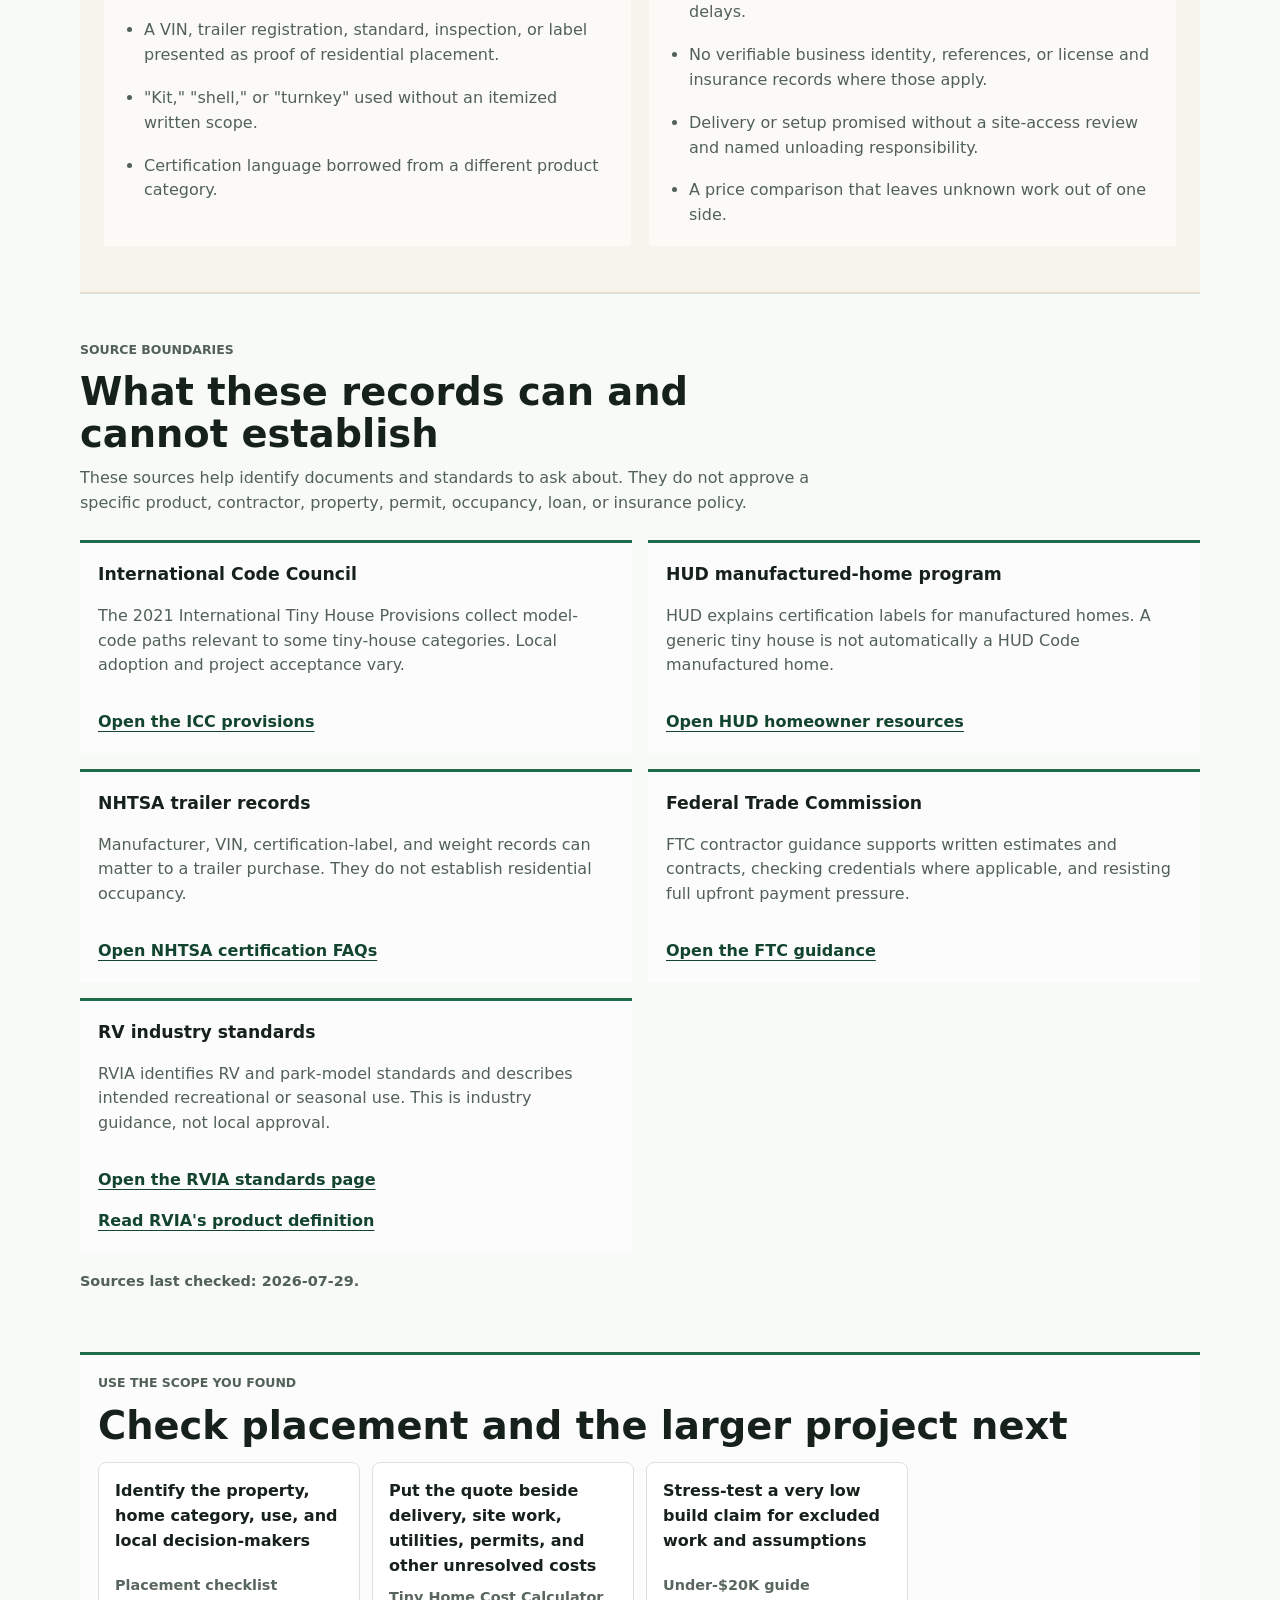
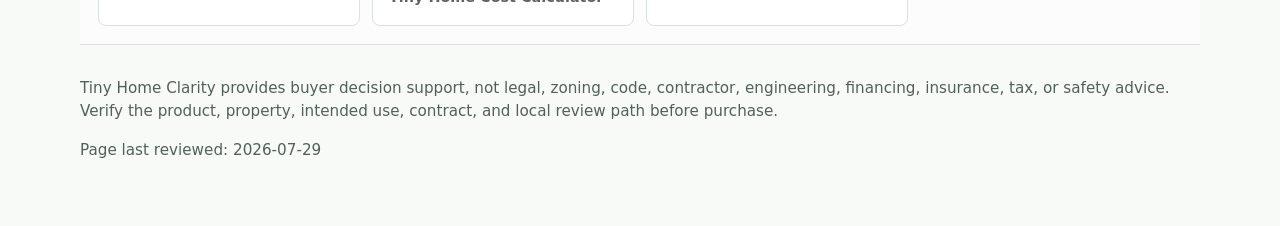
<file: site/tiny-house-build-options/index.html>
<!doctype html>
<html lang="en">
  <head>
    <meta charset="utf-8">
    <meta name="viewport" content="width=device-width, initial-scale=1">
    <title>Tiny House Build Options: Plans, Kits, Shells, or a Builder?</title>
    <meta name="description" content="Compare tiny-house plans, kits, shells, trailer builds, custom builders, ADU contractors, and park models by responsibility, proof, and buyer risk.">
    <link rel="canonical" href="https://tinyhomeclarity.com/tiny-house-build-options/">
    <link rel="stylesheet" href="../styles.css">
  </head>
  <body class="build-options-page">
    <header class="site-header">
      <a class="brand" href="../" aria-label="Tiny Home Clarity home">Tiny Home Clarity</a>
      <nav class="site-nav" aria-label="Page sections">
        <a href="#compare">Compare paths</a>
        <a href="#scope">Compare scope</a>
        <a href="#documents">Documents</a>
        <a href="#red-flags">Red flags</a>
        <a href="#sources">Sources</a>
      </nav>
    </header>

    <main>
      <section class="build-options-hero" aria-labelledby="page-title">
        <div class="build-options-intro">
          <p class="eyebrow">Tiny-house build decisions</p>
          <h1 id="page-title">Plans, kit, shell, or a builder?</h1>
          <p class="lede">Plans, kits, shells, and finished builds shift design, systems, inspections, delivery, and site work to different parties.</p>
          <p class="build-answer"><strong>Compare responsibility before price.</strong> A lower starting number can mean more work and correction risk becomes yours.</p>
          <div class="hero-actions" aria-label="Primary actions">
            <a class="button primary" href="#compare">Compare paths</a>
            <a class="button secondary" href="#documents">Writing checklist</a>
          </div>
        </div>
        <figure class="build-hero-media">
          <img src="../assets/tiny-house-build-options-worksite.png" width="1200" height="800" alt="Tiny house worksite showing exposed framing, weather barrier, installed windows, electrical rough-in, insulation panels, and plan sheets">
          <figcaption>Framing, shell completion, systems, and site work can belong to different parties. The contract should say where each handoff occurs.</figcaption>
        </figure>
      </section>

      <section id="compare" class="content-section" aria-labelledby="compare-title">
        <div class="section-heading">
          <p class="eyebrow">Seven common paths</p>
          <h2 id="compare-title">Choose by the work you can responsibly own</h2>
          <p>No row is automatically cheaper or better. The useful question is whether the scope, proof, and remaining work fit your skills, site, local review path, and tolerance for coordination.</p>
        </div>

        <div class="table-wrap build-table-wrap" aria-label="Tiny-house build option comparison">
          <table class="claim-table build-option-table">
            <thead>
              <tr>
                <th scope="col">Path</th>
                <th scope="col">May fit when</th>
                <th scope="col">Responsibility you inherit</th>
                <th scope="col">Get in writing</th>
                <th scope="col">Still needs a separate answer</th>
              </tr>
            </thead>
            <tbody>
              <tr data-path="plans">
                <th scope="row">Plans or floor plans</th>
                <td>You or your contractor can turn drawings into a complete, locally reviewed build.</td>
                <td>Materials, trade sequencing, site details, permits, inspections, and any engineering or revisions not included.</td>
                <td>Every sheet included, design criteria, engineering status, revision rights, support, and refund terms.</td>
                <td>Whether the set is sufficient and acceptable for your site and review authority.</td>
              </tr>
              <tr data-path="kit">
                <th scope="row">Kit</th>
                <td>You can manage assembly and every item outside the package.</td>
                <td>Labor, tools, missing components, substitutions, foundation or trailer, systems, finishes, unloading, and corrections unless named.</td>
                <td>Bill of materials, excluded components, stamped details if offered, assembly instructions, delivery, unloading, substitutions, and warranty.</td>
                <td>Whether the package and completed assembly fit the intended building and placement path.</td>
              </tr>
              <tr data-path="shell">
                <th scope="row">Shell</th>
                <td>You have a credible plan and qualified help for everything after the structure closes in.</td>
                <td>Plumbing, electrical, heating and cooling, insulation, interiors, fixtures, finish inspections, and site connections unless named.</td>
                <td>Exact completion boundary, materials, weather-tight standard, rough-ins, inspection records, delivery, setup, and correction responsibility.</td>
                <td>Who will complete and certify each remaining system and inspection.</td>
              </tr>
              <tr data-path="thow">
                <th scope="row">Tiny house on wheels (THOW) or trailer build</th>
                <td>Mobility is essential and you can coordinate chassis, weight, road, build, and placement questions separately.</td>
                <td>Weight management, loading, braking and towing compatibility, build attachment, utilities, setup, and local-use verification.</td>
                <td>Chassis design, manufacturer and VIN records, gross vehicle weight rating, axle and tire ratings, build drawings, actual weight, and inspection records.</td>
                <td>Road documentation does not answer where or how the unit may be occupied.</td>
              </tr>
              <tr data-path="builder">
                <th scope="row">Custom tiny-home builder</th>
                <td>You want one party to own a clearly defined portion of design and construction.</td>
                <td>Anything excluded from design, permitting, site work, delivery, setup, utilities, corrections, and final approval.</td>
                <td>Plans, proposed standard, license and insurance where applicable, references, scope, schedule, payment stages, change orders, inspections, warranty, and cancellation terms.</td>
                <td>Whether the builder's proposed product and documents fit your property and intended use.</td>
              </tr>
              <tr data-path="adu-contractor">
                <th scope="row">Conventional ADU contractor</th>
                <td>You are pursuing a site-built accessory dwelling and need local design, permit, and trade coordination.</td>
                <td>Any owner-supplied design, surveys, utility work, fees, site conditions, or approvals excluded from the contract.</td>
                <td>Jurisdiction experience, design and permit scope, trade responsibility, allowances, site assumptions, inspections, change orders, and closeout documents.</td>
                <td>Whether an ADU is available on the property and whether this contractor's scope covers the full local process.</td>
              </tr>
              <tr data-path="park-model">
                <th scope="row">Park-model or RV-style product</th>
                <td>Your intended use and destination match the product category and the destination will review it in that lane.</td>
                <td>Transport, setup, utility connection, site or park approval, occupancy constraints, and items outside the product standard.</td>
                <td>Exact product category, standard and label, dimensions and weight, delivery, setup, warranty, destination requirements, and cancellation terms.</td>
                <td>A product label or standard does not decide permanent residential use or local placement.</td>
              </tr>
            </tbody>
          </table>
        </div>
      </section>

      <section id="scope" class="content-section build-scope-section" aria-labelledby="scope-title">
        <div class="section-heading">
          <p class="eyebrow">Before comparing prices</p>
          <h2 id="scope-title">Make both offers describe the same project</h2>
          <p>A plan, kit, shell, and finished home can all be advertised with one number while covering radically different work. Put these six responsibilities beside every quote.</p>
        </div>

        <ol class="responsibility-list">
          <li>
            <strong>Design and engineering</strong>
            <span>Who produces the construction set, site details, structural calculations, and revisions requested during review?</span>
          </li>
          <li>
            <strong>Structure and enclosure</strong>
            <span>Who supplies and installs the frame, sheathing, weather barrier, roof, windows, doors, and exterior finish?</span>
          </li>
          <li>
            <strong>Systems and interior</strong>
            <span>Who completes electrical, plumbing, water, wastewater, heating, cooling, ventilation, insulation, fixtures, cabinets, and finishes?</span>
          </li>
          <li>
            <strong>Trailer, foundation, and setup</strong>
            <span>Who designs, supplies, transports, anchors, blocks, levels, or connects the structure, and which assumptions depend on the site?</span>
          </li>
          <li>
            <strong>Permits and inspections</strong>
            <span>Who submits, answers corrections, schedules inspections, pays fees, and delivers final records?</span>
          </li>
          <li>
            <strong>Delivery and site work</strong>
            <span>Who checks access, unloading, crane or tow needs, grading, drainage, utilities, septic or sewer, and damage during transport?</span>
          </li>
        </ol>

        <aside class="scope-example" aria-labelledby="scope-example-title">
          <p class="eyebrow">A useful comparison sentence</p>
          <h3 id="scope-example-title">"This price ends when..."</h3>
          <p>Ask each seller or contractor to finish that sentence in writing. Then list the next party who accepts responsibility. A vague handoff is an unresolved project risk, not a zero-cost line.</p>
        </aside>
      </section>

      <section id="documents" class="content-section" aria-labelledby="documents-title">
        <div class="section-heading">
          <p class="eyebrow">Before a deposit</p>
          <h2 id="documents-title">Get these seven answers in writing</h2>
          <p>The exact record changes by path, but the question should not disappear because a seller uses a reassuring product label.</p>
        </div>

        <div class="document-grid">
          <article>
            <p class="document-number">1</p>
            <h3>What is the product?</h3>
            <p>Request the proposed classification, intended use, plans, labels, standards, chassis or foundation details, dimensions, and weight records that actually exist.</p>
          </article>
          <article>
            <p class="document-number">2</p>
            <h3>What exactly is included?</h3>
            <p>Request the drawing index or bill of materials, labor, equipment, systems, finishes, delivery, unloading, setup, site work, inspections, and every named exclusion.</p>
          </article>
          <article>
            <p class="document-number">3</p>
            <h3>Who checks the local path?</h3>
            <p>Name who contacts planning, building, health, fire, utility, road, park, HOA, lender, and insurer decision-makers, and who answers review corrections.</p>
          </article>
          <article>
            <p class="document-number">4</p>
            <h3>What assumptions depend on the site?</h3>
            <p>List access, grade, soil, foundation or anchoring, wind or snow criteria, water, wastewater, power, drainage, fire access, delivery, and setup assumptions.</p>
          </article>
          <article>
            <p class="document-number">5</p>
            <h3>How is progress accepted?</h3>
            <p>Tie payment stages to visible work, inspections, documents, delivery, and correction milestones rather than calendar dates alone.</p>
          </article>
          <article>
            <p class="document-number">6</p>
            <h3>Who owns changes and corrections?</h3>
            <p>Define authorization, pricing, schedule impact, substitutions, hidden conditions, rejected work, transport damage, failed inspections, and incomplete records.</p>
          </article>
          <article>
            <p class="document-number">7</p>
            <h3>How can the agreement end?</h3>
            <p>Request deposit, refund, cancellation, delay, storage, warranty, dispute, lien, and unfinished-work terms before money becomes nonrefundable.</p>
          </article>
        </div>
      </section>

      <section id="red-flags" class="content-section risk-band" aria-labelledby="red-flags-title">
        <div class="section-heading">
          <p class="eyebrow">Slow down</p>
          <h2 id="red-flags-title">Claims that need proof before payment</h2>
        </div>
        <div class="split-panel build-risk-grid">
          <div>
            <h3>Product and approval claims</h3>
            <ul class="check-list">
              <li>"Legal anywhere," "no permit needed," or "approved in every state."</li>
              <li>A plan advertised as permit-ready without naming the design criteria or review authority.</li>
              <li>A VIN, trailer registration, standard, inspection, or label presented as proof of residential placement.</li>
              <li>"Kit," "shell," or "turnkey" used without an itemized written scope.</li>
              <li>Certification language borrowed from a different product category.</li>
            </ul>
          </div>
          <div>
            <h3>Contract and payment pressure</h3>
            <ul class="check-list">
              <li>Pressure to pay in full or make a large nonrefundable payment before documents exist.</li>
              <li>No written responsibility for substitutions, change orders, failed inspections, corrections, transport damage, or delays.</li>
              <li>No verifiable business identity, references, or license and insurance records where those apply.</li>
              <li>Delivery or setup promised without a site-access review and named unloading responsibility.</li>
              <li>A price comparison that leaves unknown work out of one side.</li>
            </ul>
          </div>
        </div>
      </section>

      <section id="sources" class="content-section" aria-labelledby="sources-title">
        <div class="section-heading">
          <p class="eyebrow">Source boundaries</p>
          <h2 id="sources-title">What these records can and cannot establish</h2>
          <p>These sources help identify documents and standards to ask about. They do not approve a specific product, contractor, property, permit, occupancy, loan, or insurance policy.</p>
        </div>

        <div class="source-grid build-source-grid">
          <article>
            <h3>International Code Council</h3>
            <p>The 2021 International Tiny House Provisions collect model-code paths relevant to some tiny-house categories. Local adoption and project acceptance vary.</p>
            <a href="https://codes.iccsafe.org/content/THPOTIRC2021P1">Open the ICC provisions</a>
          </article>
          <article>
            <h3>HUD manufactured-home program</h3>
            <p>HUD explains certification labels for manufactured homes. A generic tiny house is not automatically a HUD Code manufactured home.</p>
            <a href="https://www.hud.gov/hud-partners/manufactured-home-resources">Open HUD homeowner resources</a>
          </article>
          <article>
            <h3>NHTSA trailer records</h3>
            <p>Manufacturer, VIN, certification-label, and weight records can matter to a trailer purchase. They do not establish residential occupancy.</p>
            <a href="https://www.nhtsa.gov/importing-vehicle/importation-and-certification-faqs-1">Open NHTSA certification FAQs</a>
          </article>
          <article>
            <h3>Federal Trade Commission</h3>
            <p>FTC contractor guidance supports written estimates and contracts, checking credentials where applicable, and resisting full upfront payment pressure.</p>
            <a href="https://consumer.ftc.gov/articles/how-avoid-home-improvement-scam">Open the FTC guidance</a>
          </article>
          <article>
            <h3>RV industry standards</h3>
            <p>RVIA identifies RV and park-model standards and describes intended recreational or seasonal use. This is industry guidance, not local approval.</p>
            <a href="https://www.rvia.org/standards-regulations/association-and-ansi-adopted-standards">Open the RVIA standards page</a>
            <a href="https://www.rvia.org/advocacy/policies/what-rv">Read RVIA's product definition</a>
          </article>
        </div>
        <p class="source-date build-source-date">Sources last checked: 2026-07-29.</p>
      </section>

      <section class="content-section next-links" aria-labelledby="next-title">
        <p class="eyebrow">Use the scope you found</p>
        <h2 id="next-title">Check placement and the larger project next</h2>
        <div class="planned-grid decision-links">
          <a href="../#tool">Identify the property, home category, use, and local decision-makers <span>Placement checklist</span></a>
          <a href="../tiny-home-cost-calculator/">Put the quote beside delivery, site work, utilities, permits, and other unresolved costs <span>Tiny Home Cost Calculator</span></a>
          <a href="../tiny-house-under-20k/">Stress-test a very low build claim for excluded work and assumptions <span>Under-$20K guide</span></a>
        </div>
      </section>
    </main>

    <footer class="site-footer">
      <p>Tiny Home Clarity provides buyer decision support, not legal, zoning, code, contractor, engineering, financing, insurance, tax, or safety advice. Verify the product, property, intended use, contract, and local review path before purchase.</p>
      <p>Page last reviewed: 2026-07-29</p>
    </footer>
  </body>
</html>
</file>
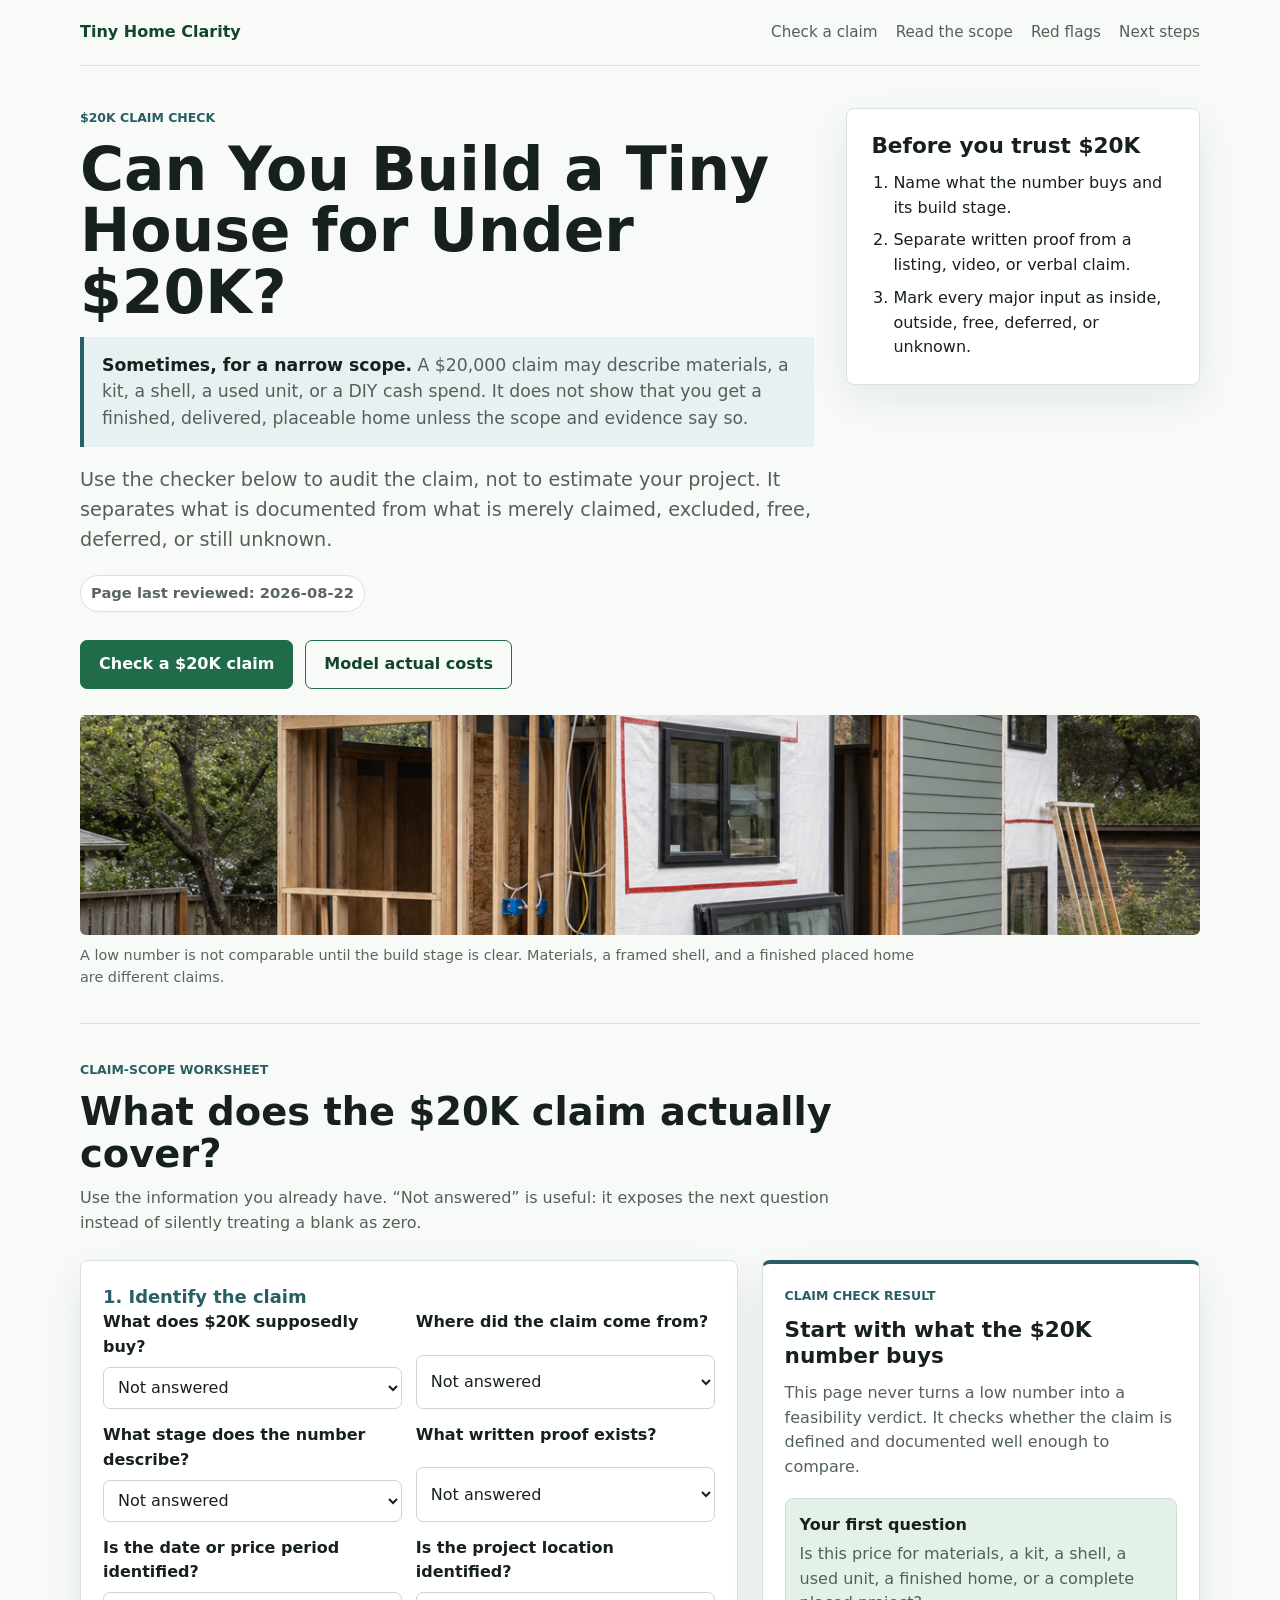
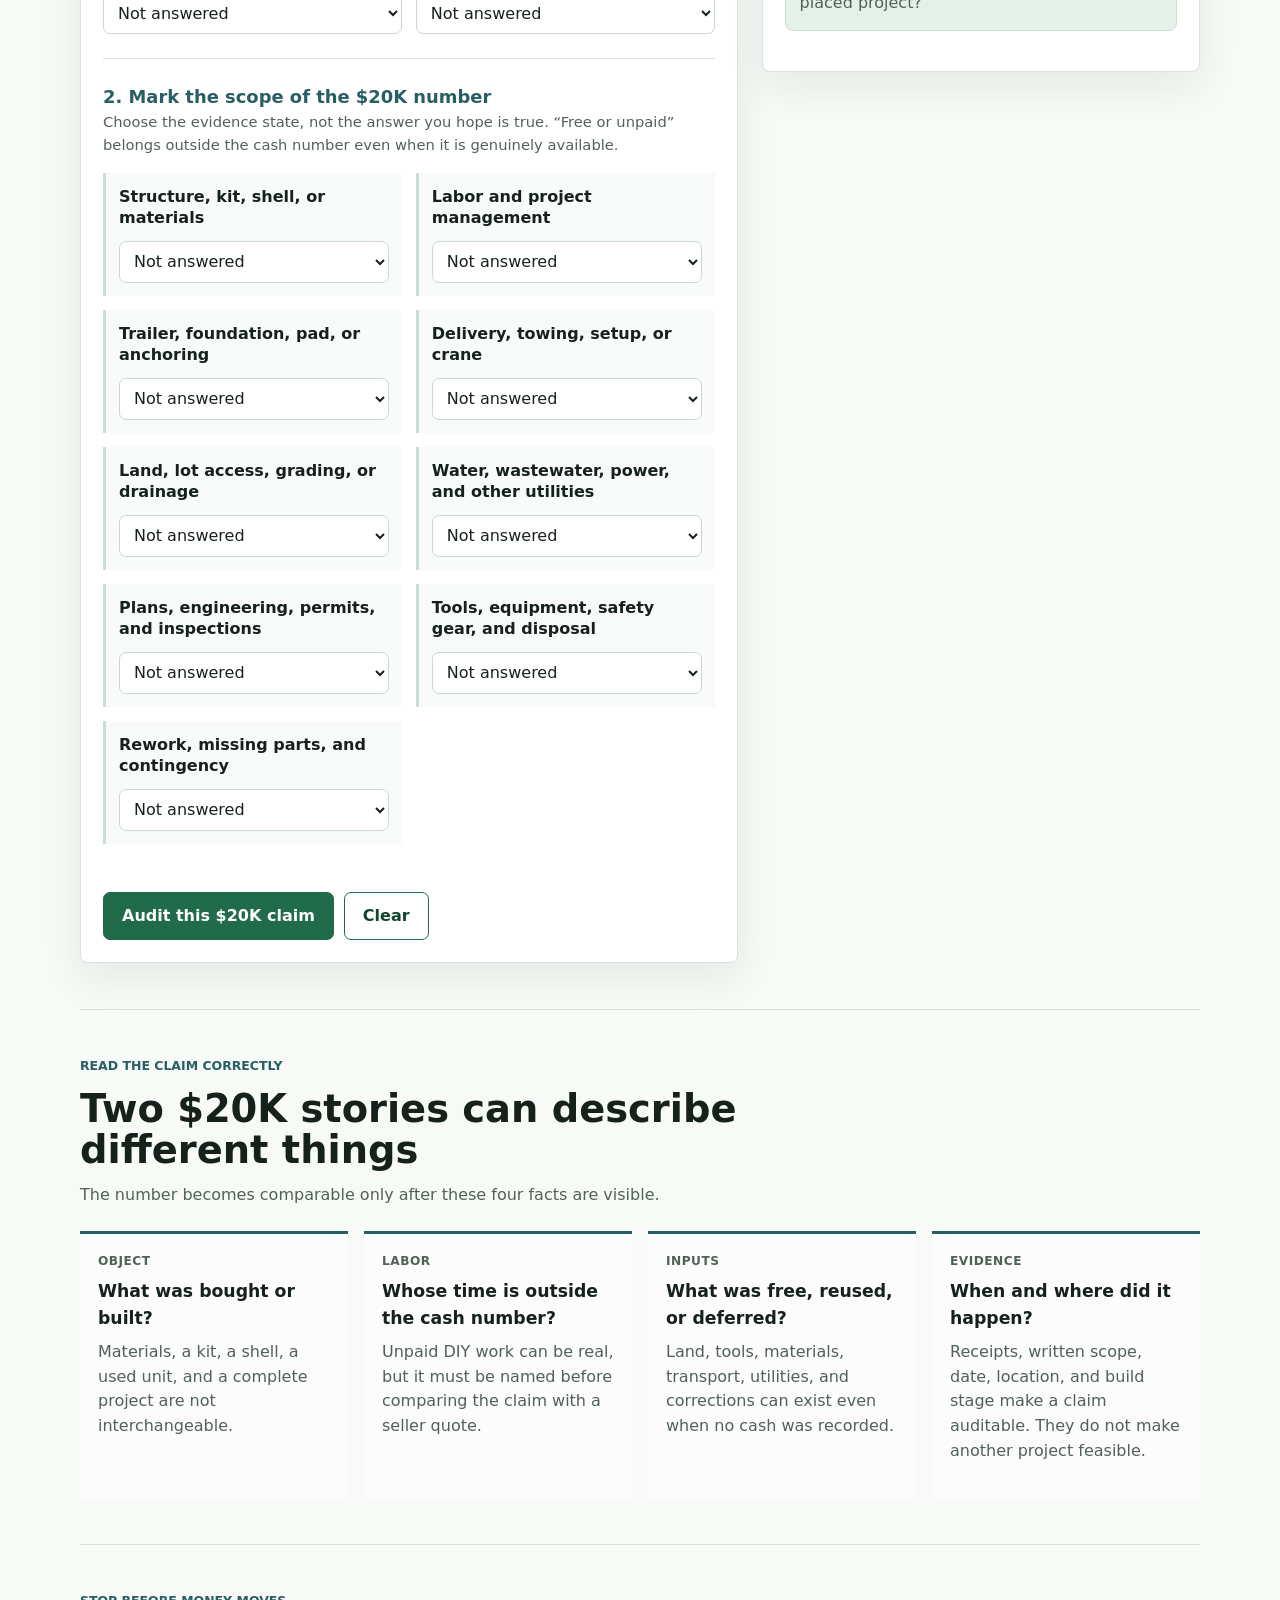
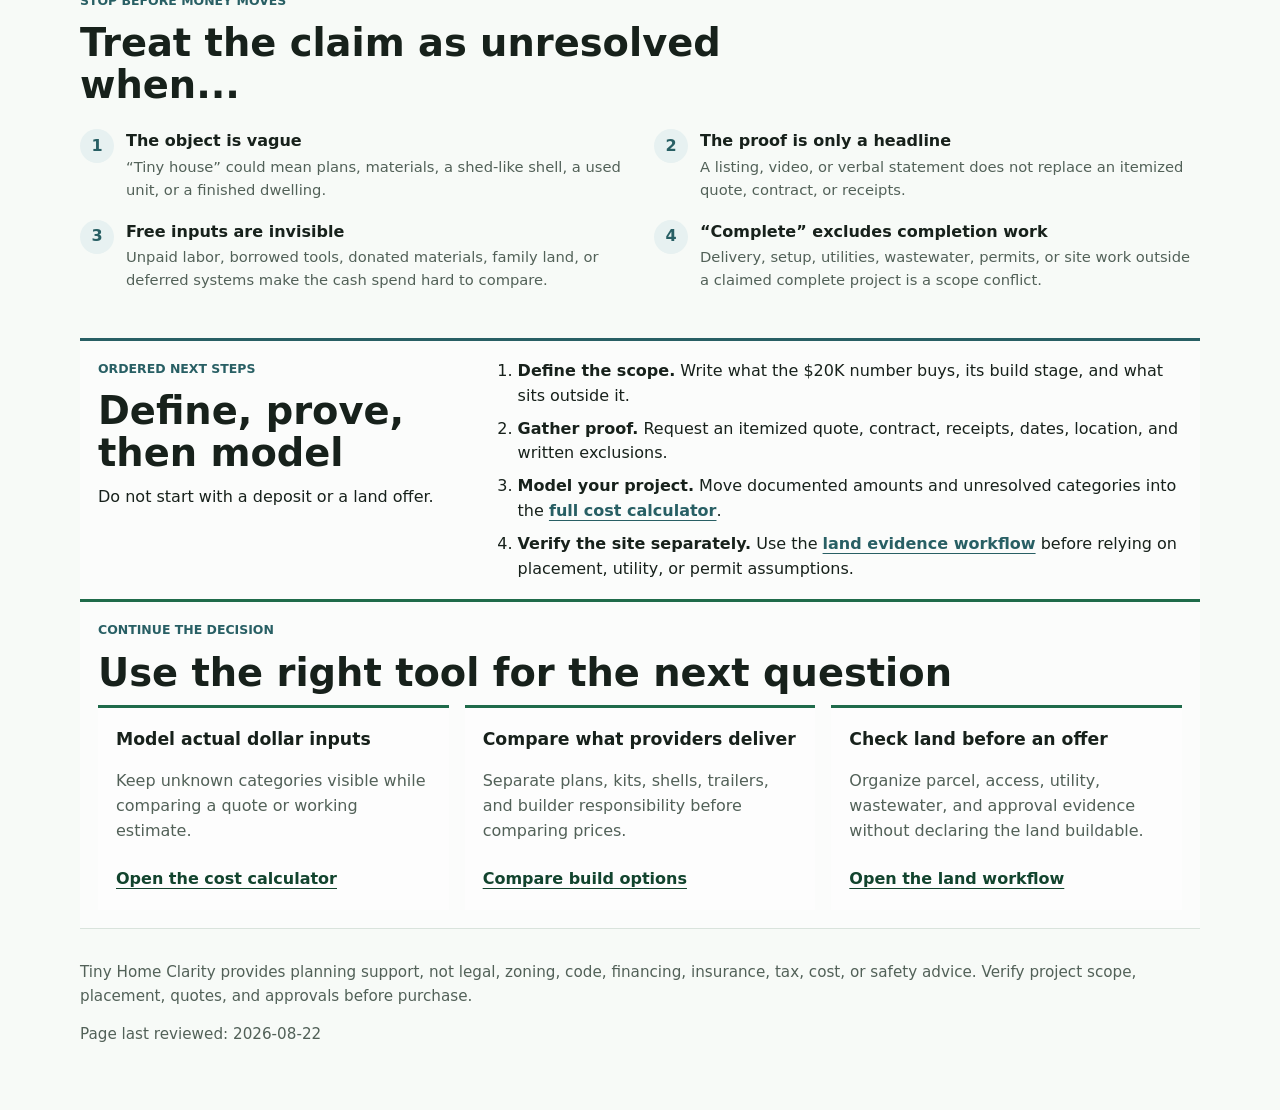
<file: site/tiny-house-under-20k/index.html>
<!doctype html>
<html lang="en">
  <head>
    <meta charset="utf-8">
    <meta name="viewport" content="width=device-width, initial-scale=1">
    <title>Can You Build a Tiny House for Under $20K? Claim Check | Tiny Home Clarity</title>
    <meta name="description" content="Check what a $20,000 tiny-house claim actually covers, which inputs sit outside the number, and what proof to request before relying on it.">
    <link rel="canonical" href="https://tinyhomeclarity.com/tiny-house-under-20k/">
    <link rel="stylesheet" href="../styles.css?v=20260822">
  </head>
  <body class="under20-page">
    <header class="site-header">
      <a class="brand" href="../" aria-label="Tiny Home Clarity home">Tiny Home Clarity</a>
      <nav class="site-nav" aria-label="Page sections">
        <a href="#claim-checker">Check a claim</a>
        <a href="#scope-guide">Read the scope</a>
        <a href="#red-flags">Red flags</a>
        <a href="#next-steps">Next steps</a>
      </nav>
    </header>

    <main>
      <section class="hero calculator-hero under20-hero">
        <div class="hero-copy">
          <p class="eyebrow">$20K claim check</p>
          <h1>Can You Build a Tiny House for Under $20K?</h1>
          <p class="under20-answer"><strong>Sometimes, for a narrow scope.</strong> A $20,000 claim may describe materials, a kit, a shell, a used unit, or a DIY cash spend. It does not show that you get a finished, delivered, placeable home unless the scope and evidence say so.</p>
          <p class="lede">Use the checker below to audit the claim, not to estimate your project. It separates what is documented from what is merely claimed, excluded, free, deferred, or still unknown.</p>
          <p class="freshness-label">Page last reviewed: 2026-08-22</p>
          <div class="hero-actions" aria-label="Primary actions">
            <a class="button primary" href="#claim-checker">Check a $20K claim</a>
            <a class="button secondary" href="../tiny-home-cost-calculator/">Model actual costs</a>
          </div>
        </div>
        <aside class="hero-panel" aria-label="Before trusting the number">
          <h2>Before you trust $20K</h2>
          <ol class="number-list compact-list">
            <li>Name what the number buys and its build stage.</li>
            <li>Separate written proof from a listing, video, or verbal claim.</li>
            <li>Mark every major input as inside, outside, free, deferred, or unknown.</li>
          </ol>
        </aside>
      </section>

      <figure class="under20-hero-media">
        <img src="../assets/tiny-house-build-options-worksite.png" alt="A tiny house partway through construction with exposed framing, windows, plans, wiring, and insulation materials">
        <figcaption>A low number is not comparable until the build stage is clear. Materials, a framed shell, and a finished placed home are different claims.</figcaption>
      </figure>

      <section id="claim-checker" class="tool-section under20-tool-section" aria-labelledby="checker-title">
        <div class="section-heading">
          <p class="eyebrow">Claim-scope worksheet</p>
          <h2 id="checker-title">What does the $20K claim actually cover?</h2>
          <p>Use the information you already have. “Not answered” is useful: it exposes the next question instead of silently treating a blank as zero.</p>
        </div>

        <div class="under20-tool-grid">
          <form id="claim-form" class="form-card claim-form">
            <fieldset class="claim-context-card">
              <legend>1. Identify the claim</legend>
              <div class="claim-context-grid">
                <div class="field-row">
                  <label for="claim-object">What does $20K supposedly buy?</label>
                  <select id="claim-object" name="claimObject">
                    <option value="">Not answered</option>
                    <option value="materials">Materials for a DIY build</option>
                    <option value="kit">Kit or component package</option>
                    <option value="shell">Shell or unfinished structure</option>
                    <option value="used-unit">Used tiny house or other unit</option>
                    <option value="finished-home">Finished home before placement</option>
                    <option value="placed-project">Complete placed project</option>
                    <option value="other">Something else or unclear</option>
                  </select>
                </div>
                <div class="field-row">
                  <label for="source-type">Where did the claim come from?</label>
                  <select id="source-type" name="sourceType">
                    <option value="">Not answered</option>
                    <option value="seller">Seller, builder, or listing</option>
                    <option value="video">Video, social post, or article</option>
                    <option value="plan">Your own plan or estimate</option>
                    <option value="completed">Completed-build record</option>
                    <option value="other">Another source</option>
                  </select>
                </div>
                <div class="field-row">
                  <label for="build-stage">What stage does the number describe?</label>
                  <select id="build-stage" name="buildStage">
                    <option value="">Not answered</option>
                    <option value="advertised">Advertised or planned</option>
                    <option value="in-progress">Partway through a build</option>
                    <option value="completed">Completed structure or unit</option>
                    <option value="placed">Placed and connected project</option>
                    <option value="unclear">Stage is unclear</option>
                  </select>
                </div>
                <div class="field-row">
                  <label for="proof-level">What written proof exists?</label>
                  <select id="proof-level" name="proofLevel">
                    <option value="">Not answered</option>
                    <option value="itemized">Itemized quote, contract, or receipts</option>
                    <option value="partial">Some written details</option>
                    <option value="claim-only">Listing, headline, or verbal claim only</option>
                    <option value="none">No proof available</option>
                  </select>
                </div>
                <div class="field-row">
                  <label for="claim-date">Is the date or price period identified?</label>
                  <select id="claim-date" name="claimDate">
                    <option value="">Not answered</option>
                    <option value="documented">Yes, in the record</option>
                    <option value="claimed">Stated, but not documented</option>
                    <option value="unknown">No or unknown</option>
                  </select>
                </div>
                <div class="field-row">
                  <label for="claim-location">Is the project location identified?</label>
                  <select id="claim-location" name="claimLocation">
                    <option value="">Not answered</option>
                    <option value="documented">Yes, in the record</option>
                    <option value="claimed">Stated, but not documented</option>
                    <option value="unknown">No or unknown</option>
                  </select>
                </div>
              </div>
            </fieldset>

            <fieldset class="claim-scope-card">
              <legend>2. Mark the scope of the $20K number</legend>
              <p class="input-help">Choose the evidence state, not the answer you hope is true. “Free or unpaid” belongs outside the cash number even when it is genuinely available.</p>
              <div class="claim-scope-grid">
                <div class="field-row scope-row">
                  <label for="scope-structure">Structure, kit, shell, or materials</label>
                  <select id="scope-structure" name="scopeStructure" data-scope-label="Structure, kit, shell, or materials">
                    <option value="">Not answered</option><option value="documented">Included, with written proof</option><option value="claimed">Said to be included; proof missing</option><option value="excluded">Explicitly outside $20K</option><option value="free">Free, donated, reused, or unpaid</option><option value="deferred">Deferred until later</option><option value="na">Not applicable to this claim</option><option value="unknown">Unknown</option>
                  </select>
                </div>
                <div class="field-row scope-row">
                  <label for="scope-labor">Labor and project management</label>
                  <select id="scope-labor" name="scopeLabor" data-scope-label="Labor and project management">
                    <option value="">Not answered</option><option value="documented">Included, with written proof</option><option value="claimed">Said to be included; proof missing</option><option value="excluded">Explicitly outside $20K</option><option value="free">Free, donated, reused, or unpaid</option><option value="deferred">Deferred until later</option><option value="na">Not applicable to this claim</option><option value="unknown">Unknown</option>
                  </select>
                </div>
                <div class="field-row scope-row">
                  <label for="scope-base">Trailer, foundation, pad, or anchoring</label>
                  <select id="scope-base" name="scopeBase" data-scope-label="Trailer, foundation, pad, or anchoring">
                    <option value="">Not answered</option><option value="documented">Included, with written proof</option><option value="claimed">Said to be included; proof missing</option><option value="excluded">Explicitly outside $20K</option><option value="free">Free, donated, reused, or unpaid</option><option value="deferred">Deferred until later</option><option value="na">Not applicable to this claim</option><option value="unknown">Unknown</option>
                  </select>
                </div>
                <div class="field-row scope-row">
                  <label for="scope-delivery">Delivery, towing, setup, or crane</label>
                  <select id="scope-delivery" name="scopeDelivery" data-scope-label="Delivery, towing, setup, or crane">
                    <option value="">Not answered</option><option value="documented">Included, with written proof</option><option value="claimed">Said to be included; proof missing</option><option value="excluded">Explicitly outside $20K</option><option value="free">Free, donated, reused, or unpaid</option><option value="deferred">Deferred until later</option><option value="na">Not applicable to this claim</option><option value="unknown">Unknown</option>
                  </select>
                </div>
                <div class="field-row scope-row">
                  <label for="scope-site">Land, lot access, grading, or drainage</label>
                  <select id="scope-site" name="scopeSite" data-scope-label="Land, lot access, grading, or drainage">
                    <option value="">Not answered</option><option value="documented">Included, with written proof</option><option value="claimed">Said to be included; proof missing</option><option value="excluded">Explicitly outside $20K</option><option value="free">Free, donated, reused, or unpaid</option><option value="deferred">Deferred until later</option><option value="na">Not applicable to this claim</option><option value="unknown">Unknown</option>
                  </select>
                </div>
                <div class="field-row scope-row">
                  <label for="scope-utilities">Water, wastewater, power, and other utilities</label>
                  <select id="scope-utilities" name="scopeUtilities" data-scope-label="Water, wastewater, power, and other utilities">
                    <option value="">Not answered</option><option value="documented">Included, with written proof</option><option value="claimed">Said to be included; proof missing</option><option value="excluded">Explicitly outside $20K</option><option value="free">Free, donated, reused, or unpaid</option><option value="deferred">Deferred until later</option><option value="na">Not applicable to this claim</option><option value="unknown">Unknown</option>
                  </select>
                </div>
                <div class="field-row scope-row">
                  <label for="scope-approval">Plans, engineering, permits, and inspections</label>
                  <select id="scope-approval" name="scopeApproval" data-scope-label="Plans, engineering, permits, and inspections">
                    <option value="">Not answered</option><option value="documented">Included, with written proof</option><option value="claimed">Said to be included; proof missing</option><option value="excluded">Explicitly outside $20K</option><option value="free">Free, donated, reused, or unpaid</option><option value="deferred">Deferred until later</option><option value="na">Not applicable to this claim</option><option value="unknown">Unknown</option>
                  </select>
                </div>
                <div class="field-row scope-row">
                  <label for="scope-tools">Tools, equipment, safety gear, and disposal</label>
                  <select id="scope-tools" name="scopeTools" data-scope-label="Tools, equipment, safety gear, and disposal">
                    <option value="">Not answered</option><option value="documented">Included, with written proof</option><option value="claimed">Said to be included; proof missing</option><option value="excluded">Explicitly outside $20K</option><option value="free">Free, donated, reused, or unpaid</option><option value="deferred">Deferred until later</option><option value="na">Not applicable to this claim</option><option value="unknown">Unknown</option>
                  </select>
                </div>
                <div class="field-row scope-row">
                  <label for="scope-contingency">Rework, missing parts, and contingency</label>
                  <select id="scope-contingency" name="scopeContingency" data-scope-label="Rework, missing parts, and contingency">
                    <option value="">Not answered</option><option value="documented">Included, with written proof</option><option value="claimed">Said to be included; proof missing</option><option value="excluded">Explicitly outside $20K</option><option value="free">Free, donated, reused, or unpaid</option><option value="deferred">Deferred until later</option><option value="na">Not applicable to this claim</option><option value="unknown">Unknown</option>
                  </select>
                </div>
              </div>
            </fieldset>

            <div class="claim-form-actions">
              <button class="button primary" type="submit">Audit this $20K claim</button>
              <button class="button secondary" type="reset">Clear</button>
            </div>
          </form>

          <section id="claim-result" class="result-panel claim-result" aria-live="polite" aria-labelledby="result-title">
            <p class="eyebrow">Claim check result</p>
            <h2 id="result-title" tabindex="-1">Start with what the $20K number buys</h2>
            <p>This page never turns a low number into a feasibility verdict. It checks whether the claim is defined and documented well enough to compare.</p>
            <div class="empty-state">
              <strong>Your first question</strong>
              <span>Is this price for materials, a kit, a shell, a used unit, a finished home, or a complete placed project?</span>
            </div>
          </section>
        </div>
      </section>

      <section id="scope-guide" class="content-section" aria-labelledby="scope-title">
        <div class="section-heading">
          <p class="eyebrow">Read the claim correctly</p>
          <h2 id="scope-title">Two $20K stories can describe different things</h2>
          <p>The number becomes comparable only after these four facts are visible.</p>
        </div>
        <div class="category-grid under20-fact-grid">
          <article><p class="category-label">Object</p><h3>What was bought or built?</h3><p>Materials, a kit, a shell, a used unit, and a complete project are not interchangeable.</p></article>
          <article><p class="category-label">Labor</p><h3>Whose time is outside the cash number?</h3><p>Unpaid DIY work can be real, but it must be named before comparing the claim with a seller quote.</p></article>
          <article><p class="category-label">Inputs</p><h3>What was free, reused, or deferred?</h3><p>Land, tools, materials, transport, utilities, and corrections can exist even when no cash was recorded.</p></article>
          <article><p class="category-label">Evidence</p><h3>When and where did it happen?</h3><p>Receipts, written scope, date, location, and build stage make a claim auditable. They do not make another project feasible.</p></article>
        </div>
      </section>

      <section id="red-flags" class="content-section under20-red-flags" aria-labelledby="red-flags-title">
        <div class="section-heading">
          <p class="eyebrow">Stop before money moves</p>
          <h2 id="red-flags-title">Treat the claim as unresolved when...</h2>
        </div>
        <ul class="factor-list">
          <li><span>1</span><div><strong>The object is vague</strong><small>“Tiny house” could mean plans, materials, a shed-like shell, a used unit, or a finished dwelling.</small></div></li>
          <li><span>2</span><div><strong>The proof is only a headline</strong><small>A listing, video, or verbal statement does not replace an itemized quote, contract, or receipts.</small></div></li>
          <li><span>3</span><div><strong>Free inputs are invisible</strong><small>Unpaid labor, borrowed tools, donated materials, family land, or deferred systems make the cash spend hard to compare.</small></div></li>
          <li><span>4</span><div><strong>“Complete” excludes completion work</strong><small>Delivery, setup, utilities, wastewater, permits, or site work outside a claimed complete project is a scope conflict.</small></div></li>
        </ul>
      </section>

      <section id="next-steps" class="content-section checklist-section under20-next" aria-labelledby="next-steps-title">
        <div><p class="eyebrow">Ordered next steps</p><h2 id="next-steps-title">Define, prove, then model</h2><p>Do not start with a deposit or a land offer.</p></div>
        <ol class="number-list">
          <li><strong>Define the scope.</strong> Write what the $20K number buys, its build stage, and what sits outside it.</li>
          <li><strong>Gather proof.</strong> Request an itemized quote, contract, receipts, dates, location, and written exclusions.</li>
          <li><strong>Model your project.</strong> Move documented amounts and unresolved categories into the <a href="../tiny-home-cost-calculator/">full cost calculator</a>.</li>
          <li><strong>Verify the site separately.</strong> Use the <a href="../buying-land-for-a-tiny-house/">land evidence workflow</a> before relying on placement, utility, or permit assumptions.</li>
        </ol>
      </section>

      <section class="content-section next-links" aria-labelledby="related-title">
        <p class="eyebrow">Continue the decision</p>
        <h2 id="related-title">Use the right tool for the next question</h2>
        <div class="support-grid" aria-label="Related pages">
          <article><h3>Model actual dollar inputs</h3><p>Keep unknown categories visible while comparing a quote or working estimate.</p><a href="../tiny-home-cost-calculator/">Open the cost calculator</a></article>
          <article><h3>Compare what providers deliver</h3><p>Separate plans, kits, shells, trailers, and builder responsibility before comparing prices.</p><a href="../tiny-house-build-options/">Compare build options</a></article>
          <article><h3>Check land before an offer</h3><p>Organize parcel, access, utility, wastewater, and approval evidence without declaring the land buildable.</p><a href="../buying-land-for-a-tiny-house/">Open the land workflow</a></article>
        </div>
      </section>
    </main>

    <footer class="site-footer">
      <p>Tiny Home Clarity provides planning support, not legal, zoning, code, financing, insurance, tax, cost, or safety advice. Verify project scope, placement, quotes, and approvals before purchase.</p>
      <p>Page last reviewed: 2026-08-22</p>
    </footer>

    <script>
      const claimLabels = {
        claimObject: { materials: "Materials for a DIY build", kit: "Kit or component package", shell: "Shell or unfinished structure", "used-unit": "Used tiny house or other unit", "finished-home": "Finished home before placement", "placed-project": "Complete placed project", other: "Something else or unclear" },
        sourceType: { seller: "Seller, builder, or listing", video: "Video, social post, or article", plan: "Your own plan or estimate", completed: "Completed-build record", other: "Another source" },
        buildStage: { advertised: "Advertised or planned", "in-progress": "Partway through a build", completed: "Completed structure or unit", placed: "Placed and connected project", unclear: "Stage is unclear" },
        proofLevel: { itemized: "Itemized quote, contract, or receipts", partial: "Some written details", "claim-only": "Listing, headline, or verbal claim only", none: "No proof available" }
      };

      const scopeDefinitions = [
        ["scopeStructure", "Structure, kit, shell, or materials"],
        ["scopeLabor", "Labor and project management"],
        ["scopeBase", "Trailer, foundation, pad, or anchoring"],
        ["scopeDelivery", "Delivery, towing, setup, or crane"],
        ["scopeSite", "Land, lot access, grading, or drainage"],
        ["scopeUtilities", "Water, wastewater, power, and other utilities"],
        ["scopeApproval", "Plans, engineering, permits, and inspections"],
        ["scopeTools", "Tools, equipment, safety gear, and disposal"],
        ["scopeContingency", "Rework, missing parts, and contingency"]
      ];
      const evidenceStates = ["documented", "claimed", "excluded", "free", "deferred", "na", "unknown"];
      const allowed = {
        claimObject: new Set(["", ...Object.keys(claimLabels.claimObject)]),
        sourceType: new Set(["", ...Object.keys(claimLabels.sourceType)]),
        buildStage: new Set(["", ...Object.keys(claimLabels.buildStage)]),
        proofLevel: new Set(["", ...Object.keys(claimLabels.proofLevel)]),
        claimDate: new Set(["", "documented", "claimed", "unknown"]),
        claimLocation: new Set(["", "documented", "claimed", "unknown"]),
        scope: new Set(["", ...evidenceStates])
      };

      function evaluateClaim(input = {}) {
        const values = {
          claimObject: input.claimObject || "",
          sourceType: input.sourceType || "",
          buildStage: input.buildStage || "",
          proofLevel: input.proofLevel || "",
          claimDate: input.claimDate || "",
          claimLocation: input.claimLocation || ""
        };
        const scopes = scopeDefinitions.map(([key, label]) => ({ key, label, state: input[key] || "" }));
        const invalidFields = Object.entries(values).filter(([key, value]) => !allowed[key].has(value)).map(([key]) => key);
        invalidFields.push(...scopes.filter((scope) => !allowed.scope.has(scope.state)).map((scope) => scope.key));
        if (invalidFields.length) return { status: "invalid", invalidFields, scopes, values };

        const hasAnyInput = Object.values(values).some(Boolean) || scopes.some((scope) => scope.state);
        if (!hasAnyInput) {
          return { status: "blank", scopes, values, nextAction: "Name what the $20K number buys: materials, a kit, a shell, a used unit, a finished home, or a complete placed project." };
        }

        const normalizedScopes = scopes.map((scope) => ({ ...scope, state: scope.state || "unknown" }));
        const byState = Object.fromEntries(evidenceStates.map((state) => [state, normalizedScopes.filter((scope) => scope.state === state)]));
        const missingCore = [];
        if (!values.claimObject || values.claimObject === "other") missingCore.push("a specific description of what the number buys");
        if (!values.sourceType) missingCore.push("where the claim came from");
        if (!values.buildStage || values.buildStage === "unclear") missingCore.push("the build stage");
        if (values.proofLevel !== "itemized") missingCore.push("itemized written proof");
        if (values.claimDate !== "documented") missingCore.push("a documented date or price period");
        if (values.claimLocation !== "documented") missingCore.push("a documented project location");
        if (!byState.documented.length) missingCore.push("at least one category documented inside $20K");

        const conflicts = [];
        const requiredScopes = {
          materials: ["scopeStructure"],
          kit: ["scopeStructure"],
          shell: ["scopeStructure"],
          "used-unit": ["scopeStructure"],
          "finished-home": ["scopeStructure", "scopeLabor"],
          "placed-project": ["scopeStructure", "scopeLabor", "scopeBase", "scopeDelivery", "scopeSite", "scopeUtilities", "scopeApproval"]
        };
        const requiredForClaim = new Set(requiredScopes[values.claimObject] || []);
        const unsupportedRequiredScopes = normalizedScopes.filter((scope) => requiredForClaim.has(scope.key) && ["excluded", "na"].includes(scope.state));
        if (unsupportedRequiredScopes.length) {
          conflicts.push(`${claimLabels.claimObject[values.claimObject]} requires ${unsupportedRequiredScopes.map((scope) => scope.label).join(", ")} to be documented inside the $20K scope.`);
        }
        if (values.proofLevel === "itemized" && byState.claimed.length) conflicts.push("Itemized proof is selected, but some categories are still marked claim-only.");

        let status = "documented";
        if (conflicts.length) status = "conflict";
        else if (missingCore.length || byState.claimed.length || byState.deferred.length || byState.unknown.length) status = "incomplete";

        let nextAction;
        if (status === "conflict") nextAction = "Ask the claimant to reconcile the stated project type with the categories that remain outside, unsupported, deferred, or unknown.";
        else if (!values.claimObject || values.claimObject === "other") nextAction = "Ask exactly what the $20K number buys and what build stage it describes.";
        else if (values.proofLevel !== "itemized") nextAction = "Request an itemized written scope, quote, contract, or receipts before comparing this claim with your project.";
        else if (byState.unknown.length || byState.claimed.length) nextAction = `Get a written answer for: ${(byState.unknown[0] || byState.claimed[0]).label}.`;
        else if (missingCore.length) nextAction = `Document ${missingCore[0]} before relying on the claim.`;
        else nextAction = "Move the documented amounts and every outside, free, or not-applicable assumption into the full cost calculator, then verify the placement path separately.";

        return { status, values, scopes: normalizedScopes, byState, missingCore, conflicts, nextAction };
      }

      function listItems(items) {
        return items.map((item) => `<li>${item}</li>`).join("");
      }

      function renderClaimResult(assessment) {
        if (assessment.status === "blank") {
          return `<p class="eyebrow">Claim check result</p><h2 id="result-title" tabindex="-1">Define the claim before judging it</h2><p>A blank worksheet is not evidence that a tiny house can be built for $20K.</p><div class="result-block claim-next"><h3>Do this first</h3><p>${assessment.nextAction}</p></div>`;
        }
        if (assessment.status === "invalid") {
          return `<p class="eyebrow">Claim check result</p><h2 id="result-title" tabindex="-1">The claim record contains an invalid state</h2><p>Clear the form and use the available evidence choices. No conclusion was produced.</p>`;
        }

        const title = assessment.status === "conflict" ? "The $20K claim conflicts with its own scope" : assessment.status === "incomplete" ? "Not enough evidence to trust this $20K claim" : "Better documented, not proof of feasibility";
        const intro = assessment.status === "documented" ? "The record is detailed enough to understand what the number describes. It still does not establish current pricing, legal placement, approvals, code compliance, or what your project will cost." : "The claim still hides information needed for a fair comparison. Treat the result as unresolved before a deposit, purchase, or land decision.";
        const included = assessment.byState.documented.map((scope) => scope.label);
        const outside = [
          ...assessment.byState.excluded.map((scope) => `${scope.label} — outside $20K`),
          ...assessment.byState.free.map((scope) => `${scope.label} — free, reused, donated, or unpaid`),
          ...assessment.byState.deferred.map((scope) => `${scope.label} — deferred`),
          ...assessment.byState.na.map((scope) => `${scope.label} — marked not applicable`)
        ];
        const unresolved = [
          ...assessment.byState.claimed.map((scope) => `${scope.label} — claimed, proof missing`),
          ...assessment.byState.unknown.map((scope) => `${scope.label} — unknown`),
          ...assessment.missingCore.map((item) => `${item} — missing`),
          ...assessment.conflicts
        ];
        const claimObject = claimLabels.claimObject[assessment.values.claimObject] || "Not answered";
        const source = claimLabels.sourceType[assessment.values.sourceType] || "Not answered";
        const stage = claimLabels.buildStage[assessment.values.buildStage] || "Not answered";
        const proof = claimLabels.proofLevel[assessment.values.proofLevel] || "Not answered";

        return `
          <p class="eyebrow">Claim check result</p><h2 id="result-title" tabindex="-1">${title}</h2><p>${intro}</p>
          <dl class="claim-summary"><div><dt>Claim object</dt><dd>${claimObject}</dd></div><div><dt>Source</dt><dd>${source}</dd></div><div><dt>Build stage</dt><dd>${stage}</dd></div><div><dt>Written proof</dt><dd>${proof}</dd></div></dl>
          <div class="claim-result-grid">
            <section class="claim-bucket documented"><h3>Documented inside $20K <span>${included.length}</span></h3>${included.length ? `<ul>${listItems(included)}</ul>` : "<p>Nothing is documented inside the number yet.</p>"}</section>
            <section class="claim-bucket outside"><h3>Outside, free, deferred, or N/A <span>${outside.length}</span></h3>${outside.length ? `<ul>${listItems(outside)}</ul>` : "<p>No outside assumptions are recorded.</p>"}</section>
            <section class="claim-bucket unresolved"><h3>Unresolved or conflicting <span>${unresolved.length}</span></h3>${unresolved.length ? `<ul>${listItems(unresolved)}</ul>` : "<p>No unresolved scope item is recorded.</p>"}</section>
          </div>
          <div class="result-block claim-next"><h3>Do this next</h3><p>${assessment.nextAction}</p></div>
          <div class="result-actions"><a class="button primary" href="../tiny-home-cost-calculator/">Model the documented costs</a><a class="button secondary" href="../buying-land-for-a-tiny-house/">Check the land evidence</a></div>`;
      }

      function collectClaim(form) {
        return Object.fromEntries(new FormData(form).entries());
      }

      if (typeof window !== "undefined") window.TinyHomeClaimChecker = { evaluateClaim, renderClaimResult, scopeDefinitions };
      const form = typeof document !== "undefined" ? document.querySelector("#claim-form") : null;
      const result = typeof document !== "undefined" ? document.querySelector("#claim-result") : null;
      if (form && result) {
        form.addEventListener("submit", (event) => {
          event.preventDefault();
          result.innerHTML = renderClaimResult(evaluateClaim(collectClaim(form)));
          result.classList.add("has-result");
          result.querySelector("#result-title")?.focus({ preventScroll: true });
          result.scrollIntoView({ behavior: "smooth", block: "start" });
        });
        form.addEventListener("reset", () => {
          window.setTimeout(() => {
            result.classList.remove("has-result");
            result.innerHTML = renderClaimResult(evaluateClaim({}));
          }, 0);
        });
      }
    </script>
  </body>
</html>
</file>
<file: site/styles.css>
:root {
  color-scheme: light;
  --ink: #17211b;
  --muted: #526158;
  --subtle: #59665d;
  --line: #d9e3dc;
  --paper: #f7faf7;
  --panel: #ffffff;
  --accent: #1f6b4a;
  --accent-dark: #12442e;
  --accent-soft: #e3f1e9;
  --warn: #7a3d12;
  --warn-soft: #fff1df;
  --shadow: 0 14px 40px rgba(23, 33, 27, 0.08);
}

* {
  box-sizing: border-box;
}

html {
  scroll-behavior: smooth;
}

body {
  margin: 0;
  background: var(--paper);
  color: var(--ink);
  font-family: Inter, ui-sans-serif, system-ui, -apple-system, BlinkMacSystemFont, "Segoe UI", sans-serif;
  line-height: 1.55;
}

a {
  color: inherit;
}

.site-header,
main,
.site-footer {
  width: min(100% - 32px, 1120px);
  margin: 0 auto;
}

.site-header {
  display: flex;
  align-items: center;
  justify-content: space-between;
  gap: 24px;
  padding: 20px 0;
}

.brand {
  color: var(--accent-dark);
  font-weight: 800;
  text-decoration: none;
}

.site-nav {
  display: flex;
  flex-wrap: wrap;
  justify-content: flex-end;
  gap: 8px 18px;
  color: var(--muted);
  font-size: 0.95rem;
}

.site-nav a {
  text-decoration: none;
}

.site-nav a:hover,
.site-nav a:focus {
  color: var(--accent-dark);
  text-decoration: underline;
  text-underline-offset: 4px;
}

.hero {
  display: grid;
  grid-template-columns: minmax(0, 1.35fr) minmax(280px, 0.65fr);
  gap: 32px;
  align-items: start;
  padding: 54px 0 40px;
  border-top: 1px solid var(--line);
}

.hero-copy {
  max-width: 780px;
}

.support-hero {
  max-width: 860px;
  padding: 54px 0 40px;
  border-top: 1px solid var(--line);
}

.san-diego-hero {
  max-width: 900px;
}

.san-diego-hero h1 {
  max-width: 850px;
  font-size: 3.75rem;
  line-height: 1.02;
}

.hero-panel,
.form-card,
.result-panel,
.record-card,
.summary-box {
  background: var(--panel);
  border: 1px solid var(--line);
  border-radius: 8px;
  box-shadow: var(--shadow);
}

.hero-panel {
  padding: 24px;
}

.summary-box {
  margin-bottom: 46px;
  padding: 22px;
}

.eyebrow {
  margin: 0 0 12px;
  color: var(--accent);
  font-size: 0.78rem;
  font-weight: 800;
  letter-spacing: 0.08em;
  text-transform: uppercase;
}

h1,
h2,
h3,
h4,
h5,
p {
  margin-top: 0;
}

h1 {
  max-width: 760px;
  margin-bottom: 18px;
  font-size: clamp(2.45rem, 7vw, 5rem);
  line-height: 0.98;
}

h2 {
  margin-bottom: 12px;
  font-size: clamp(1.6rem, 3vw, 2.55rem);
  line-height: 1.08;
}

.hero-panel h2,
.result-panel h2 {
  font-size: 1.35rem;
  line-height: 1.2;
}

h3 {
  margin-bottom: 8px;
  font-size: 1.08rem;
}

h4 {
  margin-bottom: 8px;
  font-size: 1.05rem;
}

h5 {
  margin-bottom: 8px;
  font-size: 0.95rem;
}

.lede {
  max-width: 700px;
  color: var(--muted);
  font-size: 1.2rem;
}

.freshness-label {
  display: inline-flex;
  margin: 2px 0 0;
  padding: 6px 10px;
  border: 1px solid var(--line);
  border-radius: 999px;
  background: var(--panel);
  color: var(--subtle);
  font-size: 0.92rem;
  font-weight: 800;
}

.hero-actions {
  display: flex;
  flex-wrap: wrap;
  gap: 12px;
  margin-top: 28px;
}

.button {
  display: inline-flex;
  align-items: center;
  justify-content: center;
  min-height: 44px;
  padding: 11px 18px;
  border: 1px solid var(--accent);
  border-radius: 7px;
  font: inherit;
  font-weight: 800;
  text-decoration: none;
  cursor: pointer;
}

.button.primary {
  background: var(--accent);
  color: #ffffff;
}

.button.primary:hover,
.button.primary:focus {
  background: var(--accent-dark);
}

.button.secondary {
  background: transparent;
  color: var(--accent-dark);
}

.button.full {
  width: 100%;
  margin-top: 4px;
}

.tool-section,
.content-section {
  padding: 46px 0;
  border-top: 1px solid var(--line);
}

.section-heading {
  max-width: 760px;
  margin-bottom: 24px;
}

.section-heading p,
.content-section > p,
.hero-panel p,
.result-panel p,
.record-card p {
  color: var(--muted);
}

.tool-grid {
  display: grid;
  grid-template-columns: minmax(280px, 0.85fr) minmax(320px, 1.15fr);
  gap: 24px;
  align-items: start;
}

.calculator-grid {
  display: grid;
  grid-template-columns: minmax(300px, 1fr) minmax(340px, 0.9fr);
  gap: 24px;
  align-items: start;
}

.calculator-hero {
  max-width: 900px;
  padding: 42px 0 26px;
}

.calculator-hero h1 {
  max-width: 850px;
  margin-bottom: 14px;
  font-size: 3.75rem;
  line-height: 1.02;
}

.calculator-hero .lede {
  max-width: 800px;
}

.calculator-boundary {
  max-width: 800px;
  margin-bottom: 14px;
  padding-left: 14px;
  border-left: 3px solid var(--accent);
  color: var(--muted);
}

.calculator-section {
  padding-top: 30px;
}

.calculator-heading {
  margin-bottom: 18px;
}

.form-card,
.result-panel,
.record-card {
  padding: 22px;
}

.form-card {
  display: grid;
  gap: 16px;
}

.calculator-form {
  gap: 22px;
}

.calculator-step-title {
  margin: 0;
  color: var(--accent-dark);
  font-weight: 850;
}

.calculator-details {
  border: 1px solid var(--line);
  border-radius: 8px;
  background: #fbfdfb;
}

.calculator-details summary {
  padding: 15px 16px;
  color: var(--accent-dark);
  font-weight: 850;
  cursor: pointer;
}

.calculator-details[open] summary {
  border-bottom: 1px solid var(--line);
}

.details-body {
  display: grid;
  gap: 14px;
  padding: 16px;
}

.cost-line {
  display: grid;
  grid-template-columns: minmax(0, 1.35fr) minmax(120px, 0.65fr);
  gap: 12px;
  align-items: end;
  padding-top: 12px;
  border-top: 1px solid var(--line);
}

.cost-line:first-of-type {
  padding-top: 0;
  border-top: 0;
}

.contingency-row {
  padding-top: 14px;
  border-top: 1px solid var(--line);
}

.calculator-result .result-block.warning {
  margin-top: 18px;
}

.calculator-result .result-block.warning h3 {
  margin-bottom: 8px;
}

.calculator-related {
  grid-template-columns: repeat(2, minmax(0, 1fr));
}

.calculator-form input:disabled,
.calculator-form select:disabled {
  background: #edf2ee;
  color: var(--subtle);
  cursor: not-allowed;
}

.form-group {
  display: grid;
  gap: 14px;
  padding-bottom: 18px;
  border-bottom: 1px solid var(--line);
}

.form-group:last-of-type {
  padding-bottom: 0;
  border-bottom: 0;
}

.cost-input-grid {
  display: grid;
  grid-template-columns: repeat(2, minmax(0, 1fr));
  gap: 14px;
}

.field-row {
  display: grid;
  gap: 7px;
}

label,
legend {
  color: var(--ink);
  font-weight: 800;
}

label span {
  color: var(--subtle);
  font-weight: 600;
}

.input-help {
  margin: 0;
  color: var(--muted);
  font-size: 0.92rem;
}

input,
select,
textarea {
  width: 100%;
  min-height: 42px;
  border: 1px solid #cbd8d0;
  border-radius: 7px;
  background: #ffffff;
  color: var(--ink);
  font: inherit;
  padding: 9px 10px;
}

textarea {
  min-height: 76px;
  resize: vertical;
}

input:focus,
select:focus,
button:focus,
a:focus {
  outline: 3px solid rgba(31, 107, 74, 0.22);
  outline-offset: 2px;
}

.land-page {
  --land-accent: #6b3140;
  --land-soft: #f5eaed;
  --land-line: #decbd0;
}

.land-page .eyebrow {
  color: var(--land-accent);
  letter-spacing: 0;
}

.land-hero {
  max-width: 980px;
  padding: 42px 0 38px;
  border-top: 1px solid var(--line);
}

.land-hero h1 {
  max-width: 960px;
  margin-bottom: 20px;
  font-size: 3.75rem;
  line-height: 1.02;
}

.land-answer {
  max-width: 880px;
  margin: 0;
  padding: 15px 18px;
  border-left: 4px solid var(--land-accent);
  background: var(--land-soft);
  color: var(--muted);
  font-size: 1.08rem;
}

.land-answer strong {
  color: var(--ink);
}

.land-boundary {
  max-width: 820px;
  margin: 16px 0 0;
  color: var(--muted);
}

.land-stop-section {
  padding-top: 34px;
}

.land-stop-grid {
  display: grid;
  grid-template-columns: repeat(4, minmax(0, 1fr));
  gap: 14px;
  margin: 0;
  padding: 0;
  list-style: none;
}

.land-stop-grid li {
  display: grid;
  grid-template-columns: 34px minmax(0, 1fr);
  gap: 11px;
  margin: 0;
  padding: 16px;
  border: 1px solid var(--land-line);
  border-top: 4px solid var(--land-accent);
  border-radius: 7px;
  background: var(--panel);
}

.land-stop-grid li > span {
  display: grid;
  width: 32px;
  height: 32px;
  place-items: center;
  border-radius: 50%;
  background: var(--land-soft);
  color: var(--land-accent);
  font-weight: 900;
}

.land-stop-grid p {
  margin: 5px 0 0;
  color: var(--muted);
  font-size: 0.94rem;
}

.land-tool-section {
  padding-top: 38px;
}

.land-tool-heading {
  max-width: 900px;
}

.land-tool-grid {
  display: grid;
  grid-template-columns: minmax(0, 1.15fr) minmax(340px, 0.85fr);
  gap: 24px;
  align-items: start;
}

.land-form {
  display: grid;
  gap: 18px;
  min-width: 0;
}

.land-context-card,
.land-notes-card,
.evidence-group {
  border: 1px solid var(--line);
  border-radius: 7px;
  background: var(--panel);
}

.land-context-card {
  padding: 20px;
}

.land-context-card > legend {
  padding: 0 8px;
  color: var(--land-accent);
  font-size: 1.1rem;
}

.land-context-grid {
  display: grid;
  grid-template-columns: repeat(2, minmax(0, 1fr));
  gap: 16px;
}

.evidence-groups {
  display: grid;
  gap: 14px;
}

.evidence-group {
  overflow: hidden;
}

.evidence-group > summary {
  display: flex;
  justify-content: space-between;
  gap: 12px;
  padding: 16px 18px;
  color: var(--land-accent);
  font-weight: 850;
  cursor: pointer;
}

.evidence-group > summary span {
  color: var(--subtle);
  font-size: 0.88rem;
  font-weight: 700;
}

.evidence-group[open] > summary {
  border-bottom: 1px solid var(--line);
  background: var(--land-soft);
}

.evidence-group-body {
  display: grid;
  gap: 14px;
  padding: 16px;
}

.evidence-row {
  gap: 12px;
  padding: 16px;
  border-left: 4px solid var(--line);
  background: #fbfdfb;
}

.evidence-row[data-state="claim"] {
  border-left-color: #9b621b;
  background: #fff9ed;
}

.evidence-row[data-state="source-missing"] {
  border-left-color: #9b621b;
  background: #fff9ed;
}

.evidence-row[data-state="source"] {
  border-left-color: var(--accent);
  background: #f1f8f4;
}

.evidence-row[data-state="conflict"] {
  border-left-color: var(--land-accent);
  background: var(--land-soft);
}

.evidence-row legend {
  max-width: 94%;
  padding: 0 6px;
}

.evidence-row legend span {
  display: inline-block;
  margin-left: 6px;
  color: var(--land-accent);
  font-size: 0.78rem;
  font-weight: 800;
}

.evidence-question,
.source-limit {
  margin: 0;
  color: var(--muted);
  font-size: 0.92rem;
}

.evidence-input-grid {
  display: grid;
  grid-template-columns: minmax(130px, 0.55fr) minmax(220px, 1.45fr);
  gap: 12px;
}

.evidence-notes-field {
  grid-column: 1 / -1;
}

.land-notes-card {
  padding: 18px;
}

.land-form-actions,
.result-actions {
  display: flex;
  flex-wrap: wrap;
  gap: 10px;
}

.land-result {
  position: sticky;
  top: 18px;
  min-width: 0;
  overflow-wrap: anywhere;
}

.land-result.has-result {
  position: static;
}

.parcel-context-summary {
  margin: 18px 0;
  border-top: 1px solid var(--line);
}

.parcel-context-summary div {
  grid-template-columns: minmax(135px, 0.38fr) minmax(0, 1fr);
}

.result-bucket {
  margin-top: 16px;
  padding: 15px;
  border: 1px solid var(--line);
  border-left: 4px solid var(--subtle);
  border-radius: 7px;
  background: var(--paper);
}

.result-bucket h3 {
  display: flex;
  justify-content: space-between;
  gap: 12px;
}

.result-bucket h3 span {
  color: var(--subtle);
}

.bucket-stop {
  border-color: #e5bec7;
  border-left-color: var(--land-accent);
  background: var(--land-soft);
}

.bucket-investigate {
  border-color: #ecd6b8;
  border-left-color: #9b621b;
  background: #fff9ed;
}

.bucket-recorded {
  border-color: #cbe0d3;
  border-left-color: var(--accent);
  background: #f1f8f4;
}

.bucket-empty {
  margin: 0;
  color: var(--muted);
}

.evidence-ledger {
  margin-top: 18px;
  border-top: 1px solid var(--line);
}

.evidence-ledger > summary {
  padding: 16px 0;
  color: var(--land-accent);
  font-weight: 850;
  cursor: pointer;
}

.evidence-summary-grid {
  display: grid;
  gap: 10px;
}

.evidence-summary {
  padding: 12px;
  border: 1px solid var(--line);
  border-left: 4px solid var(--subtle);
  border-radius: 6px;
  background: var(--panel);
}

.evidence-summary.state-source {
  border-left-color: var(--accent);
}

.evidence-summary.state-claim {
  border-left-color: #9b621b;
}

.evidence-summary.state-source-missing {
  border-left-color: #9b621b;
}

.evidence-summary.state-conflict {
  border-left-color: var(--land-accent);
}

.evidence-summary-heading {
  display: flex;
  justify-content: space-between;
  gap: 12px;
}

.evidence-summary-heading h4 {
  margin: 0;
}

.evidence-summary-heading span {
  color: var(--subtle);
  font-size: 0.84rem;
  font-weight: 800;
}

.evidence-summary dl {
  margin: 8px 0;
}

.evidence-summary dl div,
.evidence-summary dl {
  font-size: 0.9rem;
}

.evidence-summary p,
.print-source {
  margin: 8px 0 0;
  color: var(--muted);
  font-size: 0.88rem;
}

.preserve-lines {
  white-space: pre-wrap;
}

.result-actions {
  margin-top: 18px;
}

.office-table {
  min-width: 960px;
}

.office-table tbody th {
  background: #fbfdfb;
  color: var(--ink);
  font-size: 0.95rem;
  letter-spacing: 0;
  text-transform: none;
}

.claim-check-grid {
  display: grid;
  grid-template-columns: repeat(3, minmax(0, 1fr));
  gap: 14px;
}

.claim-check-grid article {
  padding: 17px;
  border: 1px solid var(--land-line);
  border-top: 4px solid var(--land-accent);
  border-radius: 7px;
  background: var(--panel);
}

.claim-check-grid p {
  margin: 0;
  color: var(--muted);
}

.land-source-grid article {
  border-top-color: var(--land-accent);
}

fieldset {
  display: grid;
  gap: 10px;
  margin: 0;
  padding: 14px;
  border: 1px solid var(--line);
  border-radius: 8px;
}

.option {
  display: grid;
  grid-template-columns: 18px minmax(0, 1fr);
  gap: 8px;
  align-items: start;
  color: var(--muted);
  font-weight: 650;
}

.option input {
  width: 18px;
  min-height: 18px;
  margin-top: 3px;
}

.result-panel {
  position: sticky;
  top: 18px;
  min-width: 0;
}

.empty-state,
.confidence {
  display: grid;
  gap: 4px;
  margin: 18px 0;
  padding: 14px;
  border: 1px solid #cbe0d3;
  border-radius: 8px;
  background: var(--accent-soft);
}

.empty-state span,
.confidence span {
  color: var(--muted);
}

.result-block {
  margin-top: 22px;
  padding-top: 18px;
  border-top: 1px solid var(--line);
}

.result-block.warning {
  padding: 16px;
  border: 1px solid #efd6b9;
  border-radius: 8px;
  background: var(--warn-soft);
  color: var(--warn);
}

.metric-grid {
  display: grid;
  grid-template-columns: repeat(2, minmax(0, 1fr));
  gap: 12px;
  margin-top: 18px;
}

.metric-card {
  display: grid;
  gap: 5px;
  padding: 14px;
  border: 1px solid var(--line);
  border-radius: 8px;
  background: var(--paper);
}

.metric-label {
  color: var(--subtle);
  font-size: 0.84rem;
  font-weight: 800;
  text-transform: uppercase;
}

.metric-value {
  font-size: 1.35rem;
  line-height: 1.1;
}

.metric-note {
  margin: 0;
  color: var(--muted);
  font-size: 0.92rem;
}

ul,
ol {
  padding-left: 22px;
}

li + li {
  margin-top: 8px;
}

.check-list {
  display: grid;
  gap: 10px;
  margin-bottom: 0;
  color: var(--muted);
}

.factor-list {
  display: grid;
  gap: 14px;
  margin: 18px 0 0;
  padding: 0;
  list-style: none;
}

.factor-list li {
  display: grid;
  grid-template-columns: 34px minmax(0, 1fr);
  gap: 12px;
  align-items: start;
  margin: 0;
}

.factor-list li > span {
  display: inline-flex;
  width: 34px;
  height: 34px;
  align-items: center;
  justify-content: center;
  border-radius: 50%;
  background: var(--accent-soft);
  color: var(--accent-dark);
  font-weight: 900;
}

.factor-list div {
  display: grid;
  gap: 2px;
}

.factor-list small {
  color: var(--muted);
  font-size: 0.92rem;
}

.category-grid {
  display: grid;
  grid-template-columns: repeat(4, minmax(0, 1fr));
  gap: 16px;
}

.source-grid {
  display: grid;
  grid-template-columns: repeat(4, minmax(0, 1fr));
  gap: 16px;
}

.category-grid article,
.source-grid article,
.split-panel > div,
.checklist-section,
.next-links {
  border-top: 3px solid var(--accent);
  background: rgba(255, 255, 255, 0.58);
  padding: 18px;
}

.category-grid p,
.source-grid p,
.split-panel p {
  color: var(--muted);
}

.category-label,
.scope-label,
.step-label {
  margin-bottom: 7px;
  color: var(--accent);
  font-size: 0.76rem;
  font-weight: 850;
  letter-spacing: 0.04em;
  text-transform: uppercase;
}

.form-step {
  display: grid;
  gap: 16px;
  padding-bottom: 20px;
  border-bottom: 1px solid var(--line);
}

.form-step:last-of-type {
  padding-bottom: 4px;
  border-bottom: 0;
}

.result-intro,
.source-date {
  color: var(--muted);
}

.path-status {
  display: grid;
  gap: 4px;
  margin: 18px 0;
  padding: 14px;
  border-left: 4px solid var(--accent);
  background: var(--accent-soft);
}

.path-status.general {
  border-left-color: #8a6a2d;
  background: #fff7e7;
}

.path-status span {
  color: var(--muted);
}

.placement-result {
  position: sticky;
  top: 18px;
  overflow-wrap: anywhere;
}

.placement-result.has-result {
  position: static;
}

.coverage-grid article {
  align-content: start;
}

.source-date {
  margin-top: auto;
  font-size: 0.9rem;
  font-weight: 700;
}

.source-actions {
  display: flex;
  flex-wrap: wrap;
  gap: 8px 16px;
}

.source-actions a {
  color: var(--accent-dark);
  font-weight: 800;
  text-underline-offset: 4px;
}

.source-match {
  border-top-color: var(--accent);
}

.result-panel h2,
.result-proof-link {
  overflow-wrap: anywhere;
}

.result-proof-link {
  margin: 22px 0 0;
}

.result-proof-link a {
  color: var(--accent-dark);
  font-weight: 800;
  text-underline-offset: 4px;
}

.decision-links {
  grid-template-columns: repeat(3, minmax(0, 1fr));
}

.source-grid article {
  display: grid;
  gap: 8px;
}

.source-grid a {
  color: var(--accent-dark);
  font-weight: 800;
  text-underline-offset: 4px;
}

.support-grid {
  display: grid;
  grid-template-columns: repeat(3, minmax(0, 1fr));
  gap: 16px;
}

.support-grid article {
  display: grid;
  gap: 8px;
  border-top: 3px solid var(--accent);
  background: rgba(255, 255, 255, 0.58);
  padding: 18px;
}

.support-grid p {
  color: var(--muted);
}

.support-grid a,
.record-page-link,
.record-visible-source {
  color: var(--accent-dark);
  font-weight: 800;
  text-underline-offset: 4px;
}

.jurisdiction-section {
  padding-top: 28px;
}

.jurisdiction-routes {
  display: grid;
  grid-template-columns: repeat(3, minmax(0, 1fr));
  gap: 16px;
  margin-top: 22px;
}

.jurisdiction-route {
  display: grid;
  grid-template-columns: 32px minmax(0, 1fr);
  gap: 12px;
  min-height: 148px;
  padding: 18px;
  border: 1px solid var(--line);
  border-top: 4px solid var(--accent);
  border-radius: 8px;
  background: var(--panel);
  box-shadow: var(--shadow);
  text-decoration: none;
}

.jurisdiction-route:hover,
.jurisdiction-route:focus {
  border-color: var(--accent);
  color: var(--accent-dark);
}

.jurisdiction-route strong,
.jurisdiction-route small {
  display: block;
}

.jurisdiction-route strong {
  margin-bottom: 8px;
}

.jurisdiction-route small {
  color: var(--muted);
  font-size: 0.92rem;
}

.jurisdiction-route.route-stop {
  border-top-color: var(--warn);
}

.route-number {
  display: grid;
  width: 30px;
  height: 30px;
  place-items: center;
  border-radius: 50%;
  background: var(--accent-soft);
  color: var(--accent-dark);
  font-weight: 800;
}

.route-stop .route-number {
  background: var(--warn-soft);
  color: var(--warn);
}

.route-help {
  margin: 18px 0 0;
  color: var(--muted);
}

.route-help a,
.term-decoder a {
  color: var(--accent-dark);
  font-weight: 800;
  text-underline-offset: 4px;
}

.term-decoder {
  max-width: 860px;
  margin-top: 18px;
  padding: 14px 16px;
  border-left: 4px solid var(--accent);
  background: var(--accent-soft);
}

.term-decoder p {
  margin: 4px 0 0;
}

.path-comparison {
  display: grid;
  grid-template-columns: repeat(2, minmax(0, 1fr));
  gap: 22px;
  align-items: start;
}

.path-panel {
  min-width: 0;
  padding: 24px;
  border: 1px solid var(--line);
  border-top: 4px solid var(--accent);
  border-radius: 8px;
  background: var(--panel);
  box-shadow: var(--shadow);
}

.path-panel h3 {
  font-size: 1.45rem;
  line-height: 1.2;
}

.path-answer {
  color: var(--muted);
}

.path-facts {
  margin: 20px 0;
}

.path-facts div {
  grid-template-columns: 120px minmax(0, 1fr);
}

.question-callout {
  margin-top: 20px;
  padding: 14px 16px;
  border-left: 4px solid var(--accent);
  background: var(--accent-soft);
}

.question-callout p {
  margin: 6px 0 0;
}

.source-block {
  margin-top: 22px;
  padding-top: 18px;
  border-top: 1px solid var(--line);
}

.source-block ul {
  margin: 0;
  padding-left: 20px;
}

.source-block li + li {
  margin-top: 8px;
}

.source-block a {
  color: var(--accent-dark);
  font-weight: 800;
  text-underline-offset: 4px;
}

.confidence-note {
  margin: 18px 0 0;
  color: var(--muted);
}

.route-boundary {
  max-width: none;
  margin-top: 22px;
}

.table-wrap {
  overflow-x: auto;
}

.claim-table {
  width: 100%;
  min-width: 720px;
  border-collapse: collapse;
  background: var(--panel);
  border: 1px solid var(--line);
  border-radius: 8px;
  box-shadow: var(--shadow);
}

.claim-table th,
.claim-table td {
  padding: 14px;
  border-bottom: 1px solid var(--line);
  text-align: left;
  vertical-align: top;
}

.claim-table th {
  background: var(--accent-soft);
  color: var(--accent-dark);
  font-size: 0.86rem;
  text-transform: uppercase;
}

.claim-table tr:last-child td {
  border-bottom: 0;
}

.georgia-hero {
  max-width: 960px;
}

.georgia-hero h1 {
  max-width: 900px;
  font-size: 4.2rem;
  line-height: 1.02;
}

.georgia-hero .lede {
  max-width: 850px;
}

.georgia-category-line {
  max-width: 850px;
  margin: 18px 0 0;
  padding: 14px 16px;
  border-left: 4px solid var(--accent);
  background: var(--accent-soft);
}

.georgia-table-wrap {
  overflow: visible;
}

.georgia-classification-table {
  min-width: 0;
}

.georgia-classification-table tbody th {
  width: 19%;
  padding: 14px;
  border-bottom: 1px solid var(--line);
  background: #f7fbf8;
  color: var(--accent-dark);
  font-size: 1rem;
  line-height: 1.25;
  text-align: left;
  vertical-align: top;
}

.georgia-classification-table tr:last-child th {
  border-bottom: 0;
}

.georgia-boundary {
  max-width: none;
}

.georgia-question-list {
  max-width: 920px;
}

.georgia-code-grid {
  max-width: 940px;
}

.georgia-source-grid {
  grid-template-columns: repeat(2, minmax(0, 1fr));
}

.georgia-source-grid article a + a {
  margin-top: 5px;
}

.warning-panel {
  max-width: 820px;
  margin-top: 18px;
  padding: 16px;
  border: 1px solid #efd6b9;
  border-radius: 8px;
  background: var(--warn-soft);
  color: var(--warn);
}

.warning-panel p {
  margin: 6px 0 0;
  color: var(--warn);
}

.split-panel {
  display: grid;
  grid-template-columns: repeat(2, minmax(0, 1fr));
  gap: 18px;
  margin-top: 22px;
}

.record-grid {
  display: flex;
  flex-wrap: wrap;
  gap: 8px;
  margin-top: 14px;
}

.records-overview {
  display: grid;
  gap: 16px;
  margin-bottom: 18px;
}

.record-example {
  display: grid;
  gap: 14px;
  padding: 16px;
  border: 1px solid var(--line);
  border-radius: 8px;
  background: var(--panel);
}

.record-example-heading {
  display: grid;
  grid-template-columns: minmax(0, 1fr) minmax(220px, 0.42fr);
  gap: 16px;
  align-items: start;
}

.record-kind {
  margin-bottom: 5px;
  color: var(--accent);
  font-size: 0.78rem;
  font-weight: 800;
  letter-spacing: 0.06em;
  text-transform: uppercase;
}

.record-caution {
  padding: 12px;
  border: 1px solid #efd6b9;
  border-radius: 8px;
  background: var(--warn-soft);
  color: var(--warn);
  font-weight: 700;
}

.record-links {
  display: flex;
  flex-wrap: wrap;
  gap: 10px 16px;
}

.record-detail-grid {
  display: grid;
  grid-template-columns: repeat(2, minmax(0, 1fr));
  gap: 16px;
}

.record-meta {
  gap: 0;
  border: 1px solid var(--line);
  border-radius: 8px;
  background: var(--paper);
}

.record-meta div {
  grid-template-columns: 1fr;
  gap: 2px;
  padding: 9px 10px;
}

.record-example details {
  border-top: 1px solid var(--line);
  padding-top: 12px;
}

.record-example summary {
  color: var(--accent-dark);
  cursor: pointer;
  font-weight: 800;
}

.source-url-list a {
  overflow-wrap: anywhere;
  color: var(--accent-dark);
  text-underline-offset: 4px;
}

.record-grid span {
  padding: 6px 9px;
  border: 1px solid var(--line);
  border-radius: 999px;
  background: var(--paper);
  color: var(--muted);
  font-family: ui-monospace, SFMono-Regular, Menlo, Monaco, Consolas, "Liberation Mono", monospace;
  font-size: 0.86rem;
}

.small-note {
  margin: 18px 0 0;
  font-size: 0.95rem;
}

.checklist-section {
  display: grid;
  grid-template-columns: minmax(240px, 0.7fr) minmax(280px, 1.3fr);
  gap: 28px;
  align-items: start;
}

.number-list {
  margin: 0;
}

.planned-grid {
  display: grid;
  grid-template-columns: repeat(4, minmax(0, 1fr));
  gap: 12px;
  margin-top: 16px;
}

.planned-grid > article,
.planned-grid > a {
  display: grid;
  gap: 8px;
  min-height: 112px;
  padding: 16px;
  border: 1px solid var(--line);
  border-radius: 8px;
  background: var(--panel);
  color: var(--ink);
  font-weight: 800;
  text-decoration: none;
}

.planned-grid > a:hover,
.planned-grid > a:focus {
  border-color: var(--accent);
  color: var(--accent-dark);
}

.planned-grid span {
  color: var(--subtle);
  font-size: 0.9rem;
  font-weight: 700;
}

dl {
  display: grid;
  gap: 8px;
  margin: 0;
}

dl div {
  display: grid;
  grid-template-columns: 150px minmax(0, 1fr);
  gap: 10px;
  padding: 8px 0;
  border-bottom: 1px solid var(--line);
}

dt {
  color: var(--subtle);
  font-weight: 800;
}

dd {
  margin: 0;
}

.site-footer {
  padding: 32px 0 48px;
  border-top: 1px solid var(--line);
  color: var(--muted);
  font-size: 0.95rem;
}

.build-options-page {
  --build-accent: #245b6b;
  --build-soft: #e7f0f2;
}

.build-options-page .eyebrow {
  letter-spacing: 0;
}

.build-options-hero {
  padding: 42px 0 46px;
  border-top: 1px solid var(--line);
}

.build-options-intro {
  max-width: 900px;
}

.build-options-intro h1 {
  max-width: 900px;
  font-size: 4.35rem;
  line-height: 1.02;
}

.build-answer {
  max-width: 780px;
  margin: 24px 0 0;
  padding: 14px 18px;
  border-left: 4px solid var(--build-accent);
  background: var(--build-soft);
  color: var(--muted);
  font-size: 1.06rem;
}

.build-answer strong {
  color: var(--ink);
}

.build-hero-media {
  margin: 34px 0 0;
}

.build-hero-media img {
  display: block;
  width: 100%;
  height: 240px;
  border-radius: 6px;
  object-fit: cover;
  object-position: center 42%;
}

.build-hero-media figcaption {
  max-width: 860px;
  margin-top: 10px;
  color: var(--subtle);
  font-size: 0.9rem;
}

.build-option-table {
  min-width: 980px;
}

.build-option-table tbody th {
  background: var(--panel);
  color: var(--ink);
  font-size: 0.96rem;
  letter-spacing: 0;
  text-transform: none;
}

.build-scope-section {
  display: grid;
  grid-template-columns: minmax(0, 0.8fr) minmax(0, 1.2fr);
  gap: 28px 48px;
  align-items: start;
}

.build-scope-section .section-heading {
  grid-row: span 2;
}

.responsibility-list {
  display: grid;
  gap: 0;
  margin: 0;
  padding: 0;
  border-top: 1px solid var(--line);
  list-style: none;
}

.responsibility-list li {
  display: grid;
  grid-template-columns: minmax(150px, 0.42fr) minmax(0, 1fr);
  gap: 18px;
  padding: 16px 0;
  border-bottom: 1px solid var(--line);
}

.responsibility-list span {
  color: var(--muted);
}

.scope-example {
  padding: 18px 20px;
  border-left: 4px solid var(--build-accent);
  background: var(--build-soft);
}

.scope-example p:last-child {
  margin-bottom: 0;
}

.document-grid {
  display: grid;
  grid-template-columns: repeat(2, minmax(0, 1fr));
  gap: 18px;
}

.document-grid article {
  position: relative;
  min-width: 0;
  padding: 20px 20px 20px 64px;
  border: 1px solid var(--line);
  border-radius: 6px;
  background: var(--panel);
}

.document-number {
  position: absolute;
  top: 20px;
  left: 20px;
  display: grid;
  width: 30px;
  height: 30px;
  margin: 0;
  place-items: center;
  border-radius: 50%;
  background: var(--build-accent);
  color: #ffffff;
  font-weight: 800;
}

.document-grid p:last-child {
  margin-bottom: 0;
  color: var(--muted);
}

.risk-band {
  padding-right: 24px;
  padding-left: 24px;
  border-top: 1px solid #e4d8c9;
  border-bottom: 1px solid #e4d8c9;
  background: #f7f3ed;
}

.build-risk-grid {
  margin-top: 0;
}

.build-risk-grid > div {
  min-width: 0;
}

.build-source-grid {
  grid-template-columns: repeat(2, minmax(0, 1fr));
}

.build-source-grid article {
  min-width: 0;
}

.build-source-grid article a {
  display: block;
  margin-top: 8px;
}

.build-source-date {
  margin-top: 18px;
}

.under20-page {
  --claim-accent: #285f64;
  --claim-soft: #e7f1f1;
  --claim-line: #c9dddd;
}

.under20-page .eyebrow {
  color: var(--claim-accent);
  letter-spacing: 0;
}

.under20-hero {
  max-width: none;
}

.under20-answer {
  max-width: 800px;
  margin: 0 0 18px;
  padding: 15px 18px;
  border-left: 4px solid var(--claim-accent);
  background: var(--claim-soft);
  color: var(--muted);
  font-size: 1.08rem;
}

.under20-answer strong {
  color: var(--ink);
}

.compact-list {
  margin-bottom: 0;
}

.under20-hero-media {
  margin: 0 0 34px;
}

.under20-hero-media img {
  display: block;
  width: 100%;
  height: 220px;
  border-radius: 6px;
  object-fit: cover;
  object-position: center 48%;
}

.under20-hero-media figcaption {
  max-width: 840px;
  margin-top: 9px;
  color: var(--subtle);
  font-size: 0.9rem;
}

.under20-tool-section {
  padding-top: 36px;
}

.under20-tool-grid {
  display: grid;
  grid-template-columns: minmax(0, 1.2fr) minmax(330px, 0.8fr);
  gap: 24px;
  align-items: start;
}

.claim-form {
  gap: 24px;
  min-width: 0;
}

.claim-context-card,
.claim-scope-card {
  display: grid;
  gap: 16px;
  padding: 0 0 24px;
  border: 0;
  border-bottom: 1px solid var(--line);
  border-radius: 0;
}

.claim-scope-card {
  border-bottom: 0;
}

.claim-context-card > legend,
.claim-scope-card > legend {
  padding: 0;
  color: var(--claim-accent);
  font-size: 1.12rem;
}

.claim-context-grid,
.claim-scope-grid {
  display: grid;
  grid-template-columns: repeat(2, minmax(0, 1fr));
  gap: 14px;
}

.scope-row {
  min-width: 0;
  padding: 13px;
  border-left: 3px solid var(--claim-line);
  background: #f8fbfa;
}

.scope-row label {
  min-height: 48px;
  line-height: 1.35;
}

.scope-row select {
  min-width: 0;
}

.claim-form-actions,
.claim-result .result-actions {
  display: flex;
  flex-wrap: wrap;
  gap: 10px;
}

.claim-result {
  border-top: 4px solid var(--claim-accent);
  overflow-wrap: anywhere;
}

.claim-result.has-result {
  position: static;
}

.claim-summary {
  margin-top: 18px;
  border-top: 1px solid var(--line);
}

.claim-summary div {
  grid-template-columns: minmax(105px, 0.34fr) minmax(0, 0.66fr);
}

.claim-result-grid {
  display: grid;
  gap: 12px;
  margin-top: 20px;
}

.claim-bucket {
  padding: 14px 14px 14px 16px;
  border-left: 4px solid var(--subtle);
  background: var(--paper);
}

.claim-bucket.documented {
  border-left-color: var(--accent);
  background: #f1f8f4;
}

.claim-bucket.outside {
  border-left-color: var(--claim-accent);
  background: var(--claim-soft);
}

.claim-bucket.unresolved {
  border-left-color: var(--warn);
  background: var(--warn-soft);
}

.claim-bucket h3 {
  display: flex;
  justify-content: space-between;
  gap: 12px;
}

.claim-bucket h3 span {
  color: var(--subtle);
}

.claim-bucket p,
.claim-bucket ul {
  margin-bottom: 0;
  color: var(--muted);
}

.claim-next {
  padding: 15px;
  border: 1px solid var(--claim-line);
  border-left: 4px solid var(--claim-accent);
  background: var(--claim-soft);
}

.claim-next p {
  margin-bottom: 0;
}

.claim-result .result-actions {
  margin-top: 18px;
}

.under20-fact-grid article {
  border-top-color: var(--claim-accent);
}

.under20-red-flags .factor-list {
  grid-template-columns: repeat(2, minmax(0, 1fr));
  gap: 18px 28px;
}

.under20-red-flags .factor-list li > span {
  background: var(--claim-soft);
  color: var(--claim-accent);
}

.under20-next {
  border-top-color: var(--claim-accent);
}

.under20-next a {
  color: var(--claim-accent);
  font-weight: 800;
  text-underline-offset: 4px;
}

@media (max-width: 900px) {
  .hero,
  .tool-grid,
  .calculator-grid,
  .category-grid,
  .source-grid,
  .support-grid,
  .jurisdiction-routes,
  .path-comparison,
  .record-example-heading,
  .record-detail-grid,
  .split-panel,
  .checklist-section,
  .planned-grid,
  .decision-links {
    grid-template-columns: 1fr;
  }

  .under20-tool-grid {
    grid-template-columns: 1fr;
  }

  .claim-result {
    position: static;
  }

  .build-scope-section,
  .document-grid,
  .build-source-grid {
    grid-template-columns: 1fr;
  }

  .build-scope-section .section-heading {
    grid-row: auto;
  }

  .result-panel {
    position: static;
  }

  .cost-input-grid,
  .metric-grid,
  .calculator-related {
    grid-template-columns: 1fr;
  }
}

@media (max-width: 900px) {
  .land-stop-grid,
  .claim-check-grid {
    grid-template-columns: repeat(2, minmax(0, 1fr));
  }

  .land-tool-grid {
    grid-template-columns: 1fr;
  }

  .land-result {
    position: static;
  }

  .build-table-wrap {
    overflow: visible;
  }

  .build-option-table {
    min-width: 0;
    border: 0;
    background: transparent;
    box-shadow: none;
  }

  .build-option-table thead {
    position: absolute;
    width: 1px;
    height: 1px;
    padding: 0;
    overflow: hidden;
    clip: rect(0, 0, 0, 0);
    white-space: nowrap;
    border: 0;
  }

  .build-option-table tbody,
  .build-option-table tr,
  .build-option-table th,
  .build-option-table td {
    display: block;
    width: 100%;
  }

  .build-option-table tr {
    margin-bottom: 18px;
    overflow: hidden;
    border: 1px solid var(--line);
    border-radius: 6px;
    background: var(--panel);
  }

  .build-option-table tbody th {
    padding: 14px;
    border-bottom: 1px solid var(--line);
    background: var(--build-soft);
    color: var(--build-accent);
    font-size: 1.05rem;
  }

  .build-option-table td {
    display: grid;
    grid-template-columns: minmax(120px, 0.35fr) minmax(0, 1fr);
    gap: 14px;
    padding: 13px 14px;
  }

  .build-option-table td::before {
    color: var(--subtle);
    font-size: 0.82rem;
    font-weight: 800;
  }

  .build-option-table td:nth-of-type(1)::before {
    content: "May fit when";
  }

  .build-option-table td:nth-of-type(2)::before {
    content: "You inherit";
  }

  .build-option-table td:nth-of-type(3)::before {
    content: "Get in writing";
  }

  .build-option-table td:nth-of-type(4)::before {
    content: "Separate answer";
  }

  .georgia-table-wrap {
    overflow: visible;
  }

  .georgia-classification-table {
    border: 0;
    background: transparent;
    box-shadow: none;
  }

  .georgia-classification-table thead {
    position: absolute;
    width: 1px;
    height: 1px;
    padding: 0;
    overflow: hidden;
    clip: rect(0, 0, 0, 0);
    white-space: nowrap;
    border: 0;
  }

  .georgia-classification-table tbody,
  .georgia-classification-table tr,
  .georgia-classification-table th,
  .georgia-classification-table td {
    display: block;
    width: 100%;
  }

  .georgia-classification-table tr {
    margin-bottom: 18px;
    overflow: hidden;
    border: 1px solid var(--line);
    border-radius: 6px;
    background: var(--panel);
    box-shadow: var(--shadow);
  }

  .georgia-classification-table tbody th {
    width: 100%;
    padding: 14px;
    border-bottom: 1px solid var(--line);
    background: var(--accent-soft);
    color: var(--accent-dark);
    font-size: 1.05rem;
  }

  .georgia-classification-table td {
    display: grid;
    grid-template-columns: minmax(135px, 0.35fr) minmax(0, 1fr);
    gap: 14px;
    padding: 13px 14px;
  }

  .georgia-classification-table td::before {
    color: var(--subtle);
    font-size: 0.82rem;
    font-weight: 800;
  }

  .georgia-classification-table td:nth-of-type(1)::before {
    content: "Evidence to request";
  }

  .georgia-classification-table td:nth-of-type(2)::before {
    content: "Does not prove";
  }

  .georgia-classification-table td:nth-of-type(3)::before {
    content: "Ask next";
  }
}

@media (max-width: 640px) {
  .site-header,
  main,
  .site-footer {
    width: min(100% - 24px, 1120px);
  }

  .site-header {
    align-items: flex-start;
    flex-direction: column;
    gap: 10px;
    padding: 14px 0;
  }

  .site-nav {
    justify-content: flex-start;
    gap: 4px 12px;
    font-size: 0.9rem;
  }

  .claim-context-grid,
  .claim-scope-grid,
  .under20-red-flags .factor-list {
    grid-template-columns: 1fr;
  }

  .under20-hero {
    padding-bottom: 16px;
  }

  .under20-answer {
    padding: 12px 13px;
    font-size: 0.98rem;
  }

  .under20-hero-media {
    margin-bottom: 22px;
  }

  .under20-hero-media img {
    height: 128px;
  }

  .scope-row label {
    min-height: 0;
  }

  .hero {
    gap: 18px;
    padding: 26px 0 24px;
  }

  .support-hero {
    padding: 22px 0 18px;
  }

  .san-diego-hero {
    padding: 18px 0 8px;
  }

  .san-diego-hero .lede {
    font-size: 1.02rem;
  }

  .san-diego-hero .freshness-label {
    display: none;
  }

  h1 {
    font-size: 2.4rem;
  }

  .san-diego-hero h1 {
    font-size: 2.35rem;
  }

  .georgia-hero h1 {
    font-size: 2.35rem;
  }

  .georgia-hero .lede {
    font-size: 1.02rem;
  }

  .georgia-hero .freshness-label {
    display: none;
  }

  .lede {
    font-size: 1.08rem;
  }

  .hero-actions {
    margin-top: 20px;
  }

  .hero-panel {
    display: none;
  }

  .hero-panel,
  .form-card,
  .result-panel,
  .record-card {
    padding: 18px;
  }

  .calculator-hero {
    padding: 30px 0 20px;
  }

  .calculator-hero h1 {
    font-size: 2.55rem;
    line-height: 1.04;
  }

  .calculator-hero .lede {
    font-size: 1.05rem;
  }

  .calculator-hero .freshness-label {
    display: none;
  }

  .build-options-hero {
    padding: 26px 0 22px;
  }

  .build-options-intro h1 {
    font-size: 2.55rem;
    line-height: 1.04;
  }

  .build-options-intro .lede {
    font-size: 1.05rem;
  }

  .build-hero-media {
    margin-top: 18px;
  }

  .build-hero-media img {
    height: 80px;
  }

  .build-hero-media figcaption {
    display: none;
  }

  .land-hero {
    padding: 22px 0 18px;
  }

  .land-hero h1 {
    margin-bottom: 12px;
    font-size: 2.35rem;
    line-height: 1.03;
  }

  .land-answer {
    padding: 12px 13px;
    font-size: 0.98rem;
  }

  .land-boundary {
    margin-top: 12px;
    font-size: 0.94rem;
  }

  .land-hero .freshness-label {
    display: none;
  }

  .land-stop-grid,
  .claim-check-grid,
  .land-context-grid,
  .evidence-input-grid {
    grid-template-columns: 1fr;
  }

  .evidence-notes-field {
    grid-column: auto;
  }

  .evidence-group > summary {
    padding: 14px;
  }

  .evidence-group-body,
  .evidence-row {
    padding: 13px;
  }

  .parcel-context-summary div {
    grid-template-columns: 1fr;
  }

  .responsibility-list li {
    grid-template-columns: 1fr;
    gap: 5px;
  }

  .cost-line {
    grid-template-columns: 1fr;
    gap: 8px;
  }

  dl div {
    grid-template-columns: 1fr;
    gap: 2px;
  }

  .jurisdiction-route {
    min-height: 0;
  }

  .path-panel {
    padding: 20px;
  }
}

@media (max-width: 480px) {
  .build-option-table td {
    grid-template-columns: 1fr;
    gap: 4px;
  }

  .document-grid article {
    padding: 18px 18px 18px 58px;
  }

  .document-number {
    top: 18px;
    left: 16px;
  }

  .risk-band {
    padding-right: 14px;
    padding-left: 14px;
  }
}

@media (max-width: 360px) {
  .land-page .site-nav {
    display: none;
  }

  .land-page .site-header {
    padding: 10px 0;
  }

  .land-hero {
    padding: 12px 0 10px;
  }

  .land-hero .eyebrow {
    margin-bottom: 7px;
    font-size: 0.7rem;
  }

  .land-hero h1 {
    margin-bottom: 9px;
    font-size: 2rem;
    line-height: 1.02;
  }

  .land-answer {
    padding: 9px 10px;
    font-size: 0.9rem;
    line-height: 1.35;
  }

  .land-boundary {
    margin: 9px 0 0;
    font-size: 0.84rem;
    line-height: 1.35;
  }

  .land-hero .hero-actions {
    display: grid;
    grid-template-columns: repeat(2, minmax(0, 1fr));
    gap: 7px;
    margin-top: 10px;
  }

  .land-hero .button {
    min-height: 38px;
    padding: 7px;
    font-size: 0.82rem;
    line-height: 1.2;
  }

  .land-stop-section {
    padding-top: 18px;
  }

  .build-options-page .site-nav {
    display: none;
  }

  .build-options-page .site-header {
    padding: 12px 0;
  }

  .build-options-hero {
    padding: 14px 0 12px;
  }

  .build-options-intro h1 {
    margin-bottom: 10px;
    font-size: 2.05rem;
    line-height: 1.02;
  }

  .build-options-intro .lede {
    margin-bottom: 10px;
    font-size: 0.95rem;
    line-height: 1.4;
  }

  .build-answer {
    margin-top: 12px;
    padding: 9px 10px;
    font-size: 0.92rem;
    line-height: 1.4;
  }

  .build-options-intro .hero-actions {
    display: grid;
    grid-template-columns: repeat(2, minmax(0, 1fr));
    gap: 8px;
    margin-top: 12px;
  }

  .build-options-intro .button {
    min-height: 40px;
    padding: 8px;
    font-size: 0.88rem;
    line-height: 1.2;
  }

  .build-hero-media {
    margin-top: 10px;
  }

  .build-hero-media img {
    height: 44px;
  }
}

@media (max-width: 480px) {
  .georgia-classification-table td {
    display: block;
  }

  .georgia-classification-table td::before {
    display: block;
    margin-bottom: 6px;
  }
}

@media print {
  @page {
    margin: 0.55in;
  }

  body {
    background: #ffffff;
    color: #000000;
    font-size: 10pt;
  }

  body > * {
    display: none !important;
  }

  body > main,
  #worksheet,
  .land-tool-grid,
  #land-result,
  #land-result .print-file {
    display: block !important;
  }

  body > main > :not(#worksheet),
  #worksheet > :not(.land-tool-grid),
  .land-tool-grid > :not(#land-result),
  .no-print {
    display: none !important;
  }

  main,
  #worksheet,
  #land-result {
    width: 100% !important;
    margin: 0 !important;
    padding: 0 !important;
    border: 0 !important;
    box-shadow: none !important;
  }

  #land-result-title {
    outline: 0 !important;
  }

  .print-file details,
  .print-file .evidence-ledger {
    display: block;
  }

  .evidence-summary-grid {
    grid-template-columns: repeat(2, minmax(0, 1fr));
  }

  .print-file .evidence-summary-heading {
    display: block;
  }

  .print-file .evidence-summary-heading span {
    display: block;
    margin-top: 4px;
  }

  .evidence-summary,
  .result-bucket,
  .parcel-context-summary {
    break-inside: avoid;
    box-shadow: none;
  }

  a {
    text-decoration: none;
  }
}
</file>
